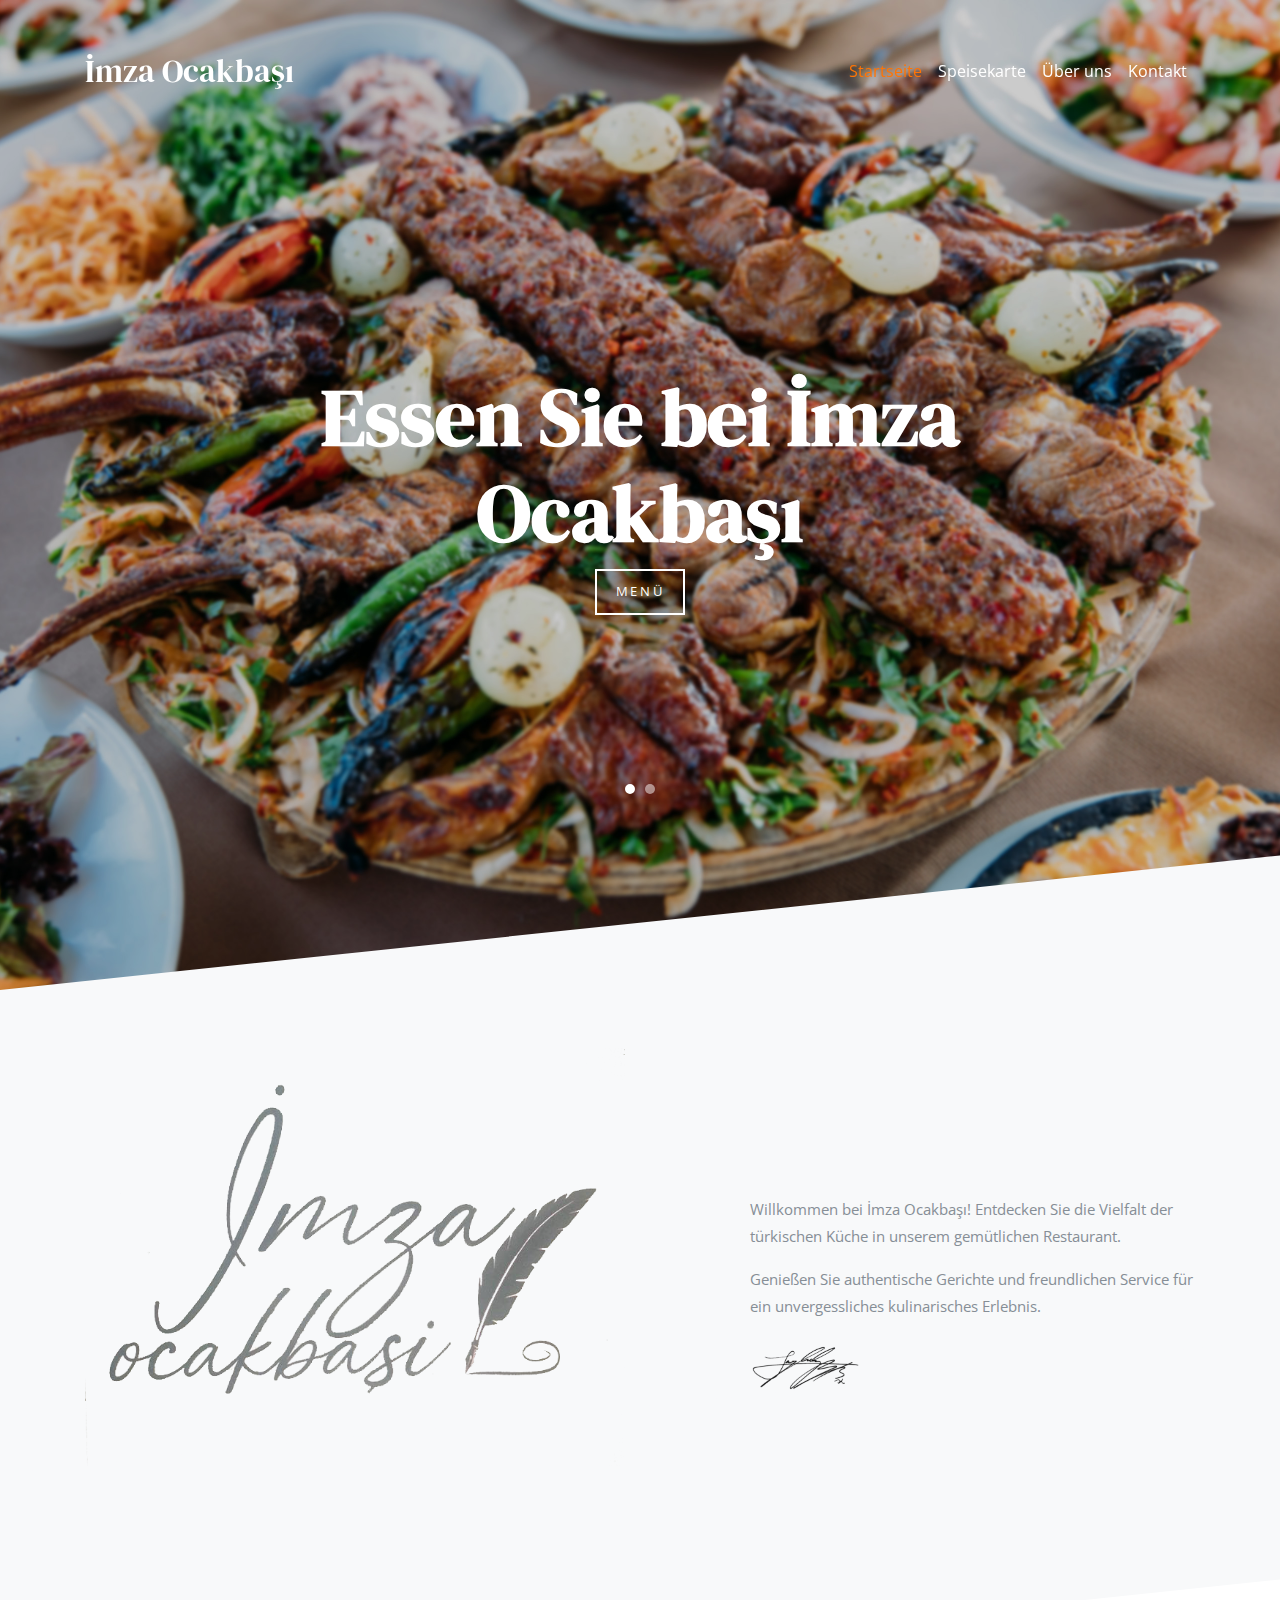
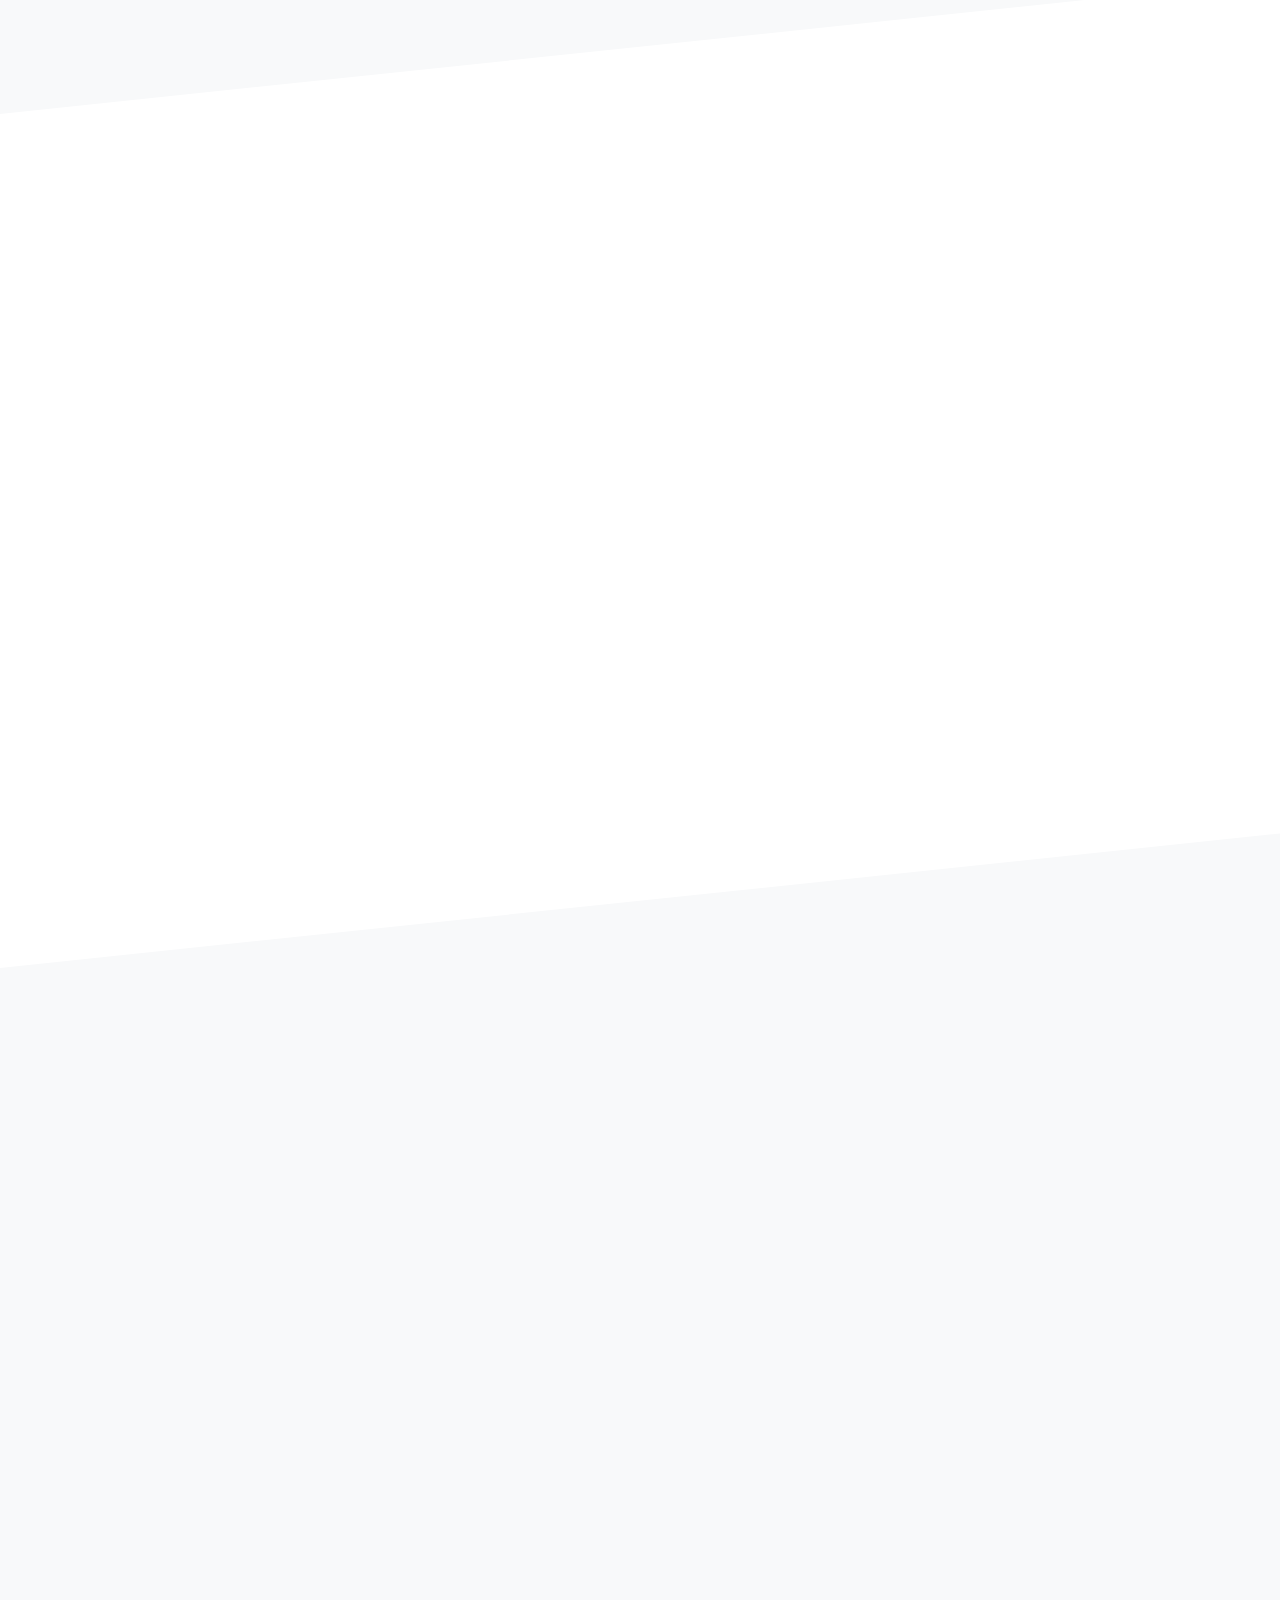
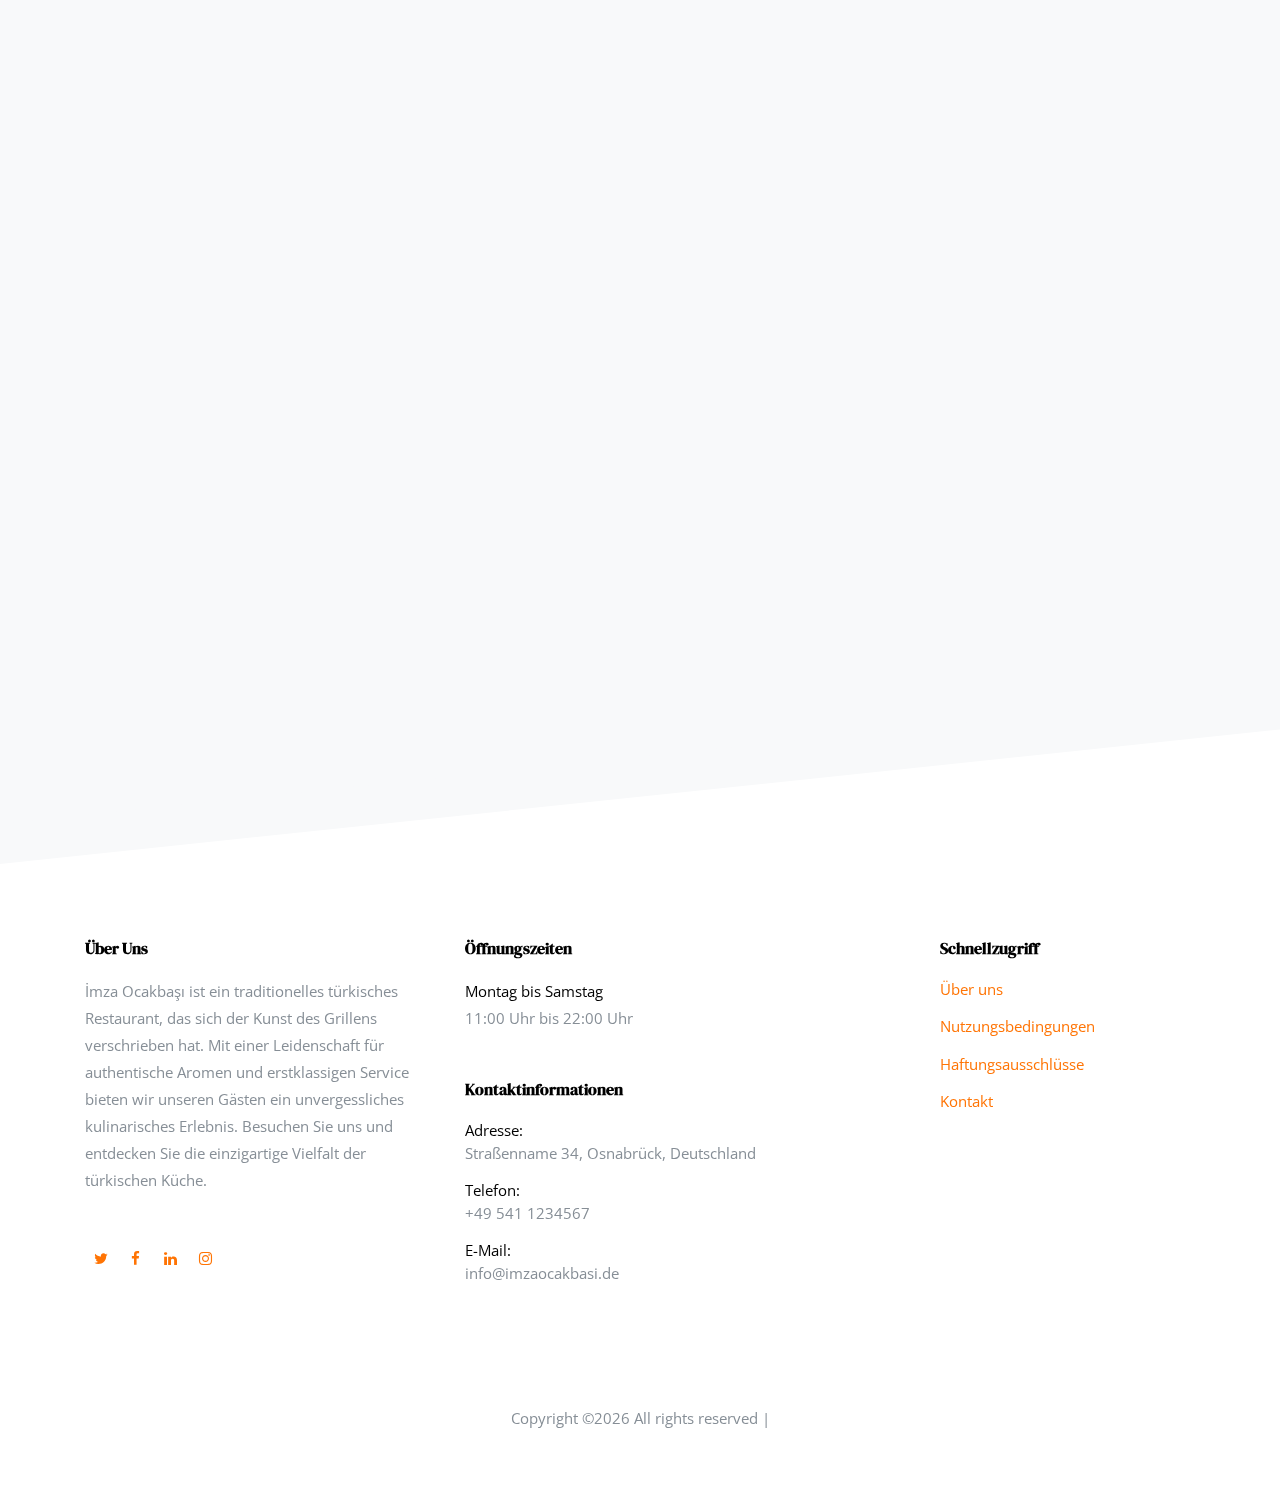
<file: index.html>
<!DOCTYPE html>
<html lang="en">
  <head>
    <title>İmza Ocakbaşı &mdash; Die Kunst des Genießens</title>
    <meta charset="utf-8">
    <meta name="viewport" content="width=device-width, initial-scale=1, shrink-to-fit=no">

    <link href="https://fonts.googleapis.com/css?family=Open+Sans:300,400,700,800|DM+Serif+Display:400,400i&display=swap" rel="stylesheet">

    <link rel="shortcut icon" href="ftco-32x32.png">

    <link href="https://fonts.googleapis.com/css?family=Open+Sans:300,400,700,800" rel="stylesheet">

    <link rel="stylesheet" href="css/bootstrap.css">
    <link rel="stylesheet" href="css/animate.css">
    <link rel="stylesheet" href="css/owl.carousel.min.css">
    <link rel="stylesheet" href="css/aos.css">

    <link rel="stylesheet" href="css/magnific-popup.css">


    <link rel="stylesheet" href="fonts/ionicons/css/ionicons.min.css">
    <link rel="stylesheet" href="fonts/fontawesome/css/font-awesome.min.css">
    <link rel="stylesheet" href="fonts/flaticon/font/flaticon.css">

    <!-- Theme Style -->
    <link rel="stylesheet" href="css/style.css">
    <link rel="stylesheet" href="css/custom.css">
  </head>
  <body>
    
    <header role="banner">
      <nav class="navbar navbar-expand-md navbar-dark bg-dark">
        <div class="container">
          <a class="navbar-brand" href="index.html">İmza Ocakbaşı</a>
          <button class="navbar-toggler" type="button" data-toggle="collapse" data-target="#navbarsExample05" aria-controls="navbarsExample05" aria-expanded="false" aria-label="Toggle navigation">
            <span class="navbar-toggler-icon"></span>
          </button>

          <div class="collapse navbar-collapse" id="navbarsExample05">
            <ul class="navbar-nav ml-auto pl-lg-5 pl-0">
              <li class="nav-item">
                <a class="nav-link active" href="index.html">Startseite</a>
              </li>
              <li class="nav-item">
                <a class="nav-link" href="recipes.html">Speisekarte</a>
              </li>
              <li class="nav-item">
                <a class="nav-link" href="about.html">Über uns</a>
              </li>
              <li class="nav-item">
                <a class="nav-link" href="contact.html">Kontakt</a>
              </li>
            </ul>
          </div>
        </div>
      </nav>
    </header>
    <!-- END header -->
    
    <div class="slider-wrap">
      <section class="home-slider owl-carousel">


        <div class="slider-item" style="background-image: url('img/hero_1.jpg');">
          <div class="container">
            <div class="row slider-text align-items-center justify-content-center">
              <div class="col-md-8 text-center col-sm-12 ">
                <h1 data-aos="fade-up mb-5">Essen Sie bei İmza Ocakbaşı</h1>
                <p data-aos="fade-up" data-aos-delay="200"><a href="#" class="btn btn-white btn-outline-white">Menü</a></p>
              </div>
            </div>
          </div>
        </div>

        <div class="slider-item" style="background-image: url('img/hero_2.jpg');">
          <div class="container">
            <div class="row slider-text align-items-center justify-content-center">
              <div class="col-md-8 text-center col-sm-12 ">
                <h1 data-aos="fade-up mb-5">Genießen Sie köstliche Speisen bei İmza Ocakbaşı</h1>
                <p data-aos="fade-up" data-aos-delay="200"><a href="#" class="btn btn-white btn-outline-white">Menü</a></p>
              </div>
            </div>
          </div>
        </div>

      </section>
    <!-- END slider -->
    </div> 
    

    <section class="section bg-light py-5  bottom-slant-gray">
      <div class="container">
        <div class="row align-items-center">

          <div class="col-lg-6">
            <img src="img/logo_imzaocakbasi.png" alt="Image" class="img-fluid">
          </div>
          <div class="col-lg-5 ml-auto">
            <div class="text-left heading-wrap">
              <h2 data-aos="fade-up">Das Restaurant</h2>
            </div>
            <!-- <h3 class="mb-4">Welcome To Our Restaurant</h3> -->
            <p>Willkommen bei İmza Ocakbaşı! Entdecken Sie die Vielfalt der türkischen Küche in unserem gemütlichen Restaurant.</p>
            <p>Genießen Sie authentische Gerichte und freundlichen Service für ein unvergessliches kulinarisches Erlebnis.</p>
            <p><img src="img/signature.png" alt="Image" class="img-fluid w-25"></p>
          </div>
          
        </div>
      </div>
    </section>
    

    <section class="section pb-0">
      <div class="container">
        <div class="row mb-5 justify-content-center" data-aos="fade">
            <div class="col-md-7 text-center heading-wrap">
              <h2 data-aos="fade-up">Günstige Lage in Osnabrück</h2>
              <p data-aos="fade-up" data-aos-delay="100">Das Restaurant befindet sich im belebten Zentrum von Osnabrück und bietet sowohl Einheimischen als auch Besuchern eine günstige Lage.</p>
            </div>
          </div>
        <div class="row align-items-center">
          <div class="col-lg-4">
            <img src="img/dishes_1.jpg" alt="Image" class="img-fluid about_img_1" data-aos="fade" data-aos-delay="200">
          </div>
          <div class="col-lg-4">
            <img src="img/about_1.jpg" alt="Image" class="img-fluid about_img_1" data-aos="fade" data-aos-delay="200">
          </div>
          <div class="col-lg-4">
            <img src="img/dishes_3.jpg" alt="Image" class="img-fluid about_img_1" data-aos="fade" data-aos-delay="500">
          </div>
        </div>
      </div>
    </section>

    

    <section class="section bg-light  top-slant-white bottom-slant-gray" style="z-index: 0">
      <div class="clearfix mb-5 pb-5">
        <div class="container-fluid">
          <div class="row" data-aos="fade">
            <div class="col-md-12 text-center heading-wrap">
              <h2>Unsere Speisekarte</h2>
            </div>
            <div class="col-12">
              <div class="row mt-0 mt-md-3 mt-lg-5">
                <div class="mb-4 mb-lg-0 col-md-4 col-lg-3 col-xl-2">
                  <ul class="list-unstyled filterBtnWrapper nav nav-tabs" id="myTab" role="tablist">
                    <li class="nav-item" role="presentation"><button class=" active" id="appetizers_Soups_tab" data-toggle="tab" data-target="#appetizers_Soups" type="button" role="tab" aria-controls="appetizers_Soups" aria-selected="true">Vorspeisen & Suppen</button></li>
                    <li class="nav-item" role="presentation"><button class="" id="mainDishes_tab" data-toggle="tab" data-target="#mainDishes" type="button" role="tab" aria-controls="mainDishes" aria-selected="false">Hauptgerichte</button></li>
                    <li class="nav-item" role="presentation"><button class="" id="meatDishes_tab" data-toggle="tab" data-target="#meatDishes" type="button" role="tab" aria-controls="meatDishes" aria-selected="false">Fleischgerichte</button></li>
                    <li class="nav-item" role="presentation"><button class="" id="vegetarianDishes_tab" data-toggle="tab" data-target="#vegetarianDishes" type="button" role="tab" aria-controls="vegetarianDishes" aria-selected="false">Vegetarische Gerichte</button></li>
                    <li class="nav-item" role="presentation"><button class="" id="pizza_Pide_tab" data-toggle="tab" data-target="#pizza_Pide" type="button" role="tab" aria-controls="pizza_Pide" aria-selected="false"> Pizza & Pide</button></li>
                    <li class="nav-item" role="presentation"><button class="" id="pasta_Casseroles_tab" data-toggle="tab" data-target="#pasta_Casseroles" type="button" role="tab" aria-controls="pasta_Casseroles" aria-selected="false">Pasta & Aufläufe</button></li>
                    <li class="nav-item" role="presentation"><button class="" id="salads_tab" data-toggle="tab" data-target="#salads" type="button" role="tab" aria-controls="salads" aria-selected="false">Salate</button></li>
                    <li class="nav-item" role="presentation"><button class="" id="sidesExtras_tab" data-toggle="tab" data-target="#sidesExtras" type="button" role="tab" aria-controls="sidesExtras" aria-selected="false">Beilagen & Extras</button></li>
                    <li class="nav-item" role="presentation"><button class="" id="desserts_tab" data-toggle="tab" data-target="#desserts" type="button" role="tab" aria-controls="desserts" aria-selected="false">Nachspeisen</button></li>
                    <li class="nav-item" role="presentation"><button class="" id="beverages_tab" data-toggle="tab" data-target="#beverages" type="button" role="tab" aria-controls="beverages" aria-selected="false">Getränke</button></li>
                  </ul>
                </div>
                <div class="col-md-8 col-lg-9 col-xl-10">
                  <div class="tab-content" id="myTabContent">
                    <div class="tab-pane fade show active" id="appetizers_Soups" role="tabpanel" aria-labelledby="appetizers_Soups_tab">
                      <h2 class="text-center">Vorspeisen & Suppen</h2>
                      <div class="row">
                        <!-- Vorspeisen & Suppen -->
                        <div class="col-lg-6 col-xl-4 d-flex mb-4 menu-item-card-wrapper appetizers&Soups">
                          <div class="menu-item-card d-flex flex-column w-100 py-4 px-3 p-lg-4">
                            <div class="card-heading d-flex justify-content-between">
                              <div class="food-name">Pizzabrötchen mit Aioli</div>
                              <div class="food-price">5,00 €</div>
                            </div>
                            <p class="food-description mb-0"> </p>
                          </div>
                        </div>
                        <div class="col-lg-6 col-xl-4 d-flex mb-4 menu-item-card-wrapper appetizers&Soups">
                          <div class="menu-item-card d-flex flex-column w-100 py-4 px-3 p-lg-4">
                            <div class="card-heading d-flex justify-content-between">
                              <div class="food-name">Gefüllte Pizzabrötchen mit</div>
                              <div class="food-price">6,00 €</div>
                            </div>
                            <p class="food-description mb-0">(inkl..Aioli) - Käse</p>
                          </div>
                        </div>
                        <div class="col-lg-6 col-xl-4 d-flex mb-4 menu-item-card-wrapper appetizers&Soups">
                          <div class="menu-item-card d-flex flex-column w-100 py-4 px-3 p-lg-4">
                            <div class="card-heading d-flex justify-content-between">
                              <div class="food-name">Gefüllte Pizzabrötchen mit</div>
                              <div class="food-price">6,50 €</div>
                            </div>
                            <p class="food-description mb-0">(inkl..Aioli) - Formfleisch</p>
                          </div>
                        </div>
                        <div class="col-lg-6 col-xl-4 d-flex mb-4 menu-item-card-wrapper appetizers&Soups">
                          <div class="menu-item-card d-flex flex-column w-100 py-4 px-3 p-lg-4">
                            <div class="card-heading d-flex justify-content-between">
                              <div class="food-name">Gefüllte Pizzabrötchen mit</div>
                              <div class="food-price">6,50 €</div>
                            </div>
                            <p class="food-description mb-0">(inkl..Aioli) - Salami</p>
                          </div>
                        </div>
                        <div class="col-lg-6 col-xl-4 d-flex mb-4 menu-item-card-wrapper appetizers&Soups">
                          <div class="menu-item-card d-flex flex-column w-100 py-4 px-3 p-lg-4">
                            <div class="card-heading d-flex justify-content-between">
                              <div class="food-name">Gefüllte Pizzabrötchen mit</div>
                              <div class="food-price">7,00 €</div>
                            </div>
                            <p class="food-description mb-0">(inkl..Aioli) - Sucuk</p>
                          </div>
                        </div>
                        <div class="col-lg-6 col-xl-4 d-flex mb-4 menu-item-card-wrapper appetizers&Soups">
                          <div class="menu-item-card d-flex flex-column w-100 py-4 px-3 p-lg-4">
                            <div class="card-heading d-flex justify-content-between">
                              <div class="food-name">Gefüllte Pizzabrötchen mit</div>
                              <div class="food-price">7,00 €</div>
                            </div>
                            <p class="food-description mb-0">(inkl..Aioli) - Thunfisch</p>
                          </div>
                        </div>
                        <div class="col-lg-6 col-xl-4 d-flex mb-4 menu-item-card-wrapper appetizers&Soups">
                          <div class="menu-item-card d-flex flex-column w-100 py-4 px-3 p-lg-4">
                            <div class="card-heading d-flex justify-content-between">
                              <div class="food-name">Gefüllte Pizzabrötchen mit</div>
                              <div class="food-price">7,00 €</div>
                            </div>
                            <p class="food-description mb-0">(inkl..Aioli) - Dönerfleisch</p>
                          </div>
                        </div>
                        <div class="col-lg-6 col-xl-4 d-flex mb-4 menu-item-card-wrapper appetizers&Soups">
                          <div class="menu-item-card d-flex flex-column w-100 py-4 px-3 p-lg-4">
                            <div class="card-heading d-flex justify-content-between">
                              <div class="food-name">Antipastiteller</div>
                              <div class="food-price">9,00 €</div>
                            </div>
                            <p class="food-description mb-0"> gebratenes Gemüse mit Hirtenkäse, Rucola & Oliven</p>
                          </div>
                        </div>
                        <div class="col-lg-6 col-xl-4 d-flex mb-4 menu-item-card-wrapper appetizers&Soups">
                          <div class="menu-item-card d-flex flex-column w-100 py-4 px-3 p-lg-4">
                            <div class="card-heading d-flex justify-content-between">
                              <div class="food-name"> Gebratene Pilze</div>
                              <div class="food-price">6,50 €</div>
                            </div>
                            <p class="food-description mb-0"> mit Zwiebeln & Knoblauchsoße</p>
                          </div>
                        </div>
                        <div class="col-lg-6 col-xl-4 d-flex mb-4 menu-item-card-wrapper appetizers&Soups">
                          <div class="menu-item-card d-flex flex-column w-100 py-4 px-3 p-lg-4">
                            <div class="card-heading d-flex justify-content-between">
                              <div class="food-name">Broccoli Teller</div>
                              <div class="food-price">6,50 €</div>
                            </div>
                            <p class="food-description mb-0">gebratener Broccoli mit Joghurt-Knoblauchsoße & Bu9eröl</p>
                          </div>
                        </div>
                        <div class="col-lg-6 col-xl-4 d-flex mb-4 menu-item-card-wrapper appetizers&Soups">
                          <div class="menu-item-card d-flex flex-column w-100 py-4 px-3 p-lg-4">
                            <div class="card-heading d-flex justify-content-between">
                              <div class="food-name">Cig Köfte</div>
                              <div class="food-price">6,50 €</div>
                            </div>
                            <p class="food-description mb-0">mit Eisbergsalat, Zwiebeln, Zitrone & Petersilie</p>
                          </div>
                        </div>
                        <div class="col-lg-6 col-xl-4 d-flex mb-4 menu-item-card-wrapper appetizers&Soups">
                          <div class="menu-item-card d-flex flex-column w-100 py-4 px-3 p-lg-4">
                            <div class="card-heading d-flex justify-content-between">
                              <div class="food-name">Yaprak Sarma</div>
                              <div class="food-price">6,00  €</div>
                            </div>
                            <p class="food-description mb-0">gefüllte Weinblä9er mit Zaziki (8 Stück)</p>
                          </div>
                        </div>
                        <div class="col-lg-6 col-xl-4 d-flex mb-4 menu-item-card-wrapper appetizers&Soups">
                          <div class="menu-item-card d-flex flex-column w-100 py-4 px-3 p-lg-4">
                            <div class="card-heading d-flex justify-content-between">
                              <div class="food-name">Paprika in Kaymak</div>
                              <div class="food-price">6,50 €</div>
                            </div>
                            <p class="food-description mb-0"></p>
                          </div>
                        </div>
                        <div class="col-lg-6 col-xl-4 d-flex mb-4 menu-item-card-wrapper appetizers&Soups">
                          <div class="menu-item-card d-flex flex-column w-100 py-4 px-3 p-lg-4">
                            <div class="card-heading d-flex justify-content-between">
                              <div class="food-name">Mercimek</div>
                              <div class="food-price">5,00 €</div>
                            </div>
                            <p class="food-description mb-0">Linsensuppe</p>
                          </div>
                        </div>
                        <div class="col-lg-6 col-xl-4 d-flex mb-4 menu-item-card-wrapper appetizers&Soups">
                          <div class="menu-item-card d-flex flex-column w-100 py-4 px-3 p-lg-4">
                            <div class="card-heading d-flex justify-content-between">
                              <div class="food-name">Hühnersuppe</div>
                              <div class="food-price">6,00 €</div>
                            </div>
                            <p class="food-description mb-0"></p>
                          </div>
                        </div>
                        <div class="col-lg-6 col-xl-4 d-flex mb-4 menu-item-card-wrapper appetizers&Soups">
                          <div class="menu-item-card d-flex flex-column w-100 py-4 px-3 p-lg-4">
                            <div class="card-heading d-flex justify-content-between">
                              <div class="food-name">Fleischsuppe</div>
                              <div class="food-price">7,00 €</div>
                            </div>
                            <p class="food-description mb-0"></p>
                          </div>
                        </div>
                      </div>
                    </div>
                    <div class="tab-pane fade" id="mainDishes" role="tabpanel" aria-labelledby="mainDishes_tab">
                      <h2 class="text-center">Hauptgerichte</h2>
                      <div class="row">
                        <!-- mainDishes -->
                        <div class="col-lg-6 col-xl-4 d-flex mb-4 menu-item-card-wrapper mainDishes">
                          <div class="menu-item-card d-flex flex-column w-100 py-4 px-3 p-lg-4">
                            <div class="card-heading d-flex justify-content-between">
                              <div class="food-name">Döner Sandwich</div>
                              <div class="food-price">7,00 €</div>
                            </div>
                            <p class="food-description mb-0">mit Fladenbrot,Dönerfleisch,Salat & Soße</p>
                          </div>
                        </div>
                        <div class="col-lg-6 col-xl-4 d-flex mb-4 menu-item-card-wrapper mainDishes">
                          <div class="menu-item-card d-flex flex-column w-100 py-4 px-3 p-lg-4">
                            <div class="card-heading d-flex justify-content-between">
                              <div class="food-name">Yaprak Sandwich</div>
                              <div class="food-price">9,50 €</div>
                            </div>
                            <p class="food-description mb-0">mit Fladenbrot,Steakfleisch,Salat & Soße</p>
                          </div>
                        </div>
                        <div class="col-lg-6 col-xl-4 d-flex mb-4 menu-item-card-wrapper mainDishes">
                          <div class="menu-item-card d-flex flex-column w-100 py-4 px-3 p-lg-4">
                            <div class="card-heading d-flex justify-content-between">
                              <div class="food-name"> SRis Sandwich</div>
                              <div class="food-price">7,00 €</div>
                            </div>
                            <p class="food-description mb-0">mit Fladenbrot, Gefügelwurst,Krautsalat & Soße</p>
                          </div>
                        </div>
                        <div class="col-lg-6 col-xl-4 d-flex mb-4 menu-item-card-wrapper mainDishes">
                          <div class="menu-item-card d-flex flex-column w-100 py-4 px-3 p-lg-4">
                            <div class="card-heading d-flex justify-content-between">
                              <div class="food-name"> SRis Sandwich Spezial</div>
                              <div class="food-price">8,00 €</div>
                            </div>
                            <p class="food-description mb-0">mit Fladenbrot, Gefügelwurst,Pommes Majo & Ketchup</p>
                          </div>
                        </div>
                        <div class="col-lg-6 col-xl-4 d-flex mb-4 menu-item-card-wrapper mainDishes">
                          <div class="menu-item-card d-flex flex-column w-100 py-4 px-3 p-lg-4">
                            <div class="card-heading d-flex justify-content-between">
                              <div class="food-name"> Lahmacun</div>
                              <div class="food-price">6,00 €</div>
                            </div>
                            <p class="food-description mb-0">mit Salat & Soße</p>
                          </div>
                        </div>
                        <div class="col-lg-6 col-xl-4 d-flex mb-4 menu-item-card-wrapper mainDishes">
                          <div class="menu-item-card d-flex flex-column w-100 py-4 px-3 p-lg-4">
                            <div class="card-heading d-flex justify-content-between">
                              <div class="food-name"> Lahmacun Spezial</div>
                              <div class="food-price">8,00 €</div>
                            </div>
                            <p class="food-description mb-0">mit Dönerfleisch,Salat &Soße</p>
                          </div>
                        </div>
                        <div class="col-lg-6 col-xl-4 d-flex mb-4 menu-item-card-wrapper mainDishes">
                          <div class="menu-item-card d-flex flex-column w-100 py-4 px-3 p-lg-4">
                            <div class="card-heading d-flex justify-content-between">
                              <div class="food-name"> Lahmacun Imza</div>
                              <div class="food-price">8,50 €</div>
                            </div>
                            <p class="food-description mb-0">mit Dönerfleisch, Pommes & Hollandaise</p>
                          </div>
                        </div>
                        <div class="col-lg-6 col-xl-4 d-flex mb-4 menu-item-card-wrapper mainDishes">
                          <div class="menu-item-card d-flex flex-column w-100 py-4 px-3 p-lg-4">
                            <div class="card-heading d-flex justify-content-between">
                              <div class="food-name"> Dürum</div>
                              <div class="food-price">7,50 €</div>
                            </div>
                            <p class="food-description mb-0">mit Dönerfleisch,,Salat & Soße</p>
                          </div>
                        </div>
                        <div class="col-lg-6 col-xl-4 d-flex mb-4 menu-item-card-wrapper mainDishes">
                          <div class="menu-item-card d-flex flex-column w-100 py-4 px-3 p-lg-4">
                            <div class="card-heading d-flex justify-content-between">
                              <div class="food-name"> Dürum Imza</div>
                              <div class="food-price">8,00 €</div>
                            </div>
                            <p class="food-description mb-0">mit Dönerfleisch,Pommes & Hollandaise</p>
                          </div>
                        </div>
                        <div class="col-lg-6 col-xl-4 d-flex mb-4 menu-item-card-wrapper mainDishes">
                          <div class="menu-item-card d-flex flex-column w-100 py-4 px-3 p-lg-4">
                            <div class="card-heading d-flex justify-content-between">
                              <div class="food-name">Dönerbox</div>
                              <div class="food-price">6,50 €</div>
                            </div>
                            <p class="food-description mb-0">mit Dönerfleisch,Pommes oder Reis & Soße</p>
                          </div>
                        </div>
                        <div class="col-lg-6 col-xl-4 d-flex mb-4 menu-item-card-wrapper mainDishes">
                          <div class="menu-item-card d-flex flex-column w-100 py-4 px-3 p-lg-4">
                            <div class="card-heading d-flex justify-content-between">
                              <div class="food-name">Dönerteller</div>
                              <div class="food-price">12,00 €</div>
                            </div>
                            <p class="food-description mb-0">mit Dönerfleisch,,Pommes oder Reis,Salat & Soße</p>
                          </div>
                        </div>
                        <div class="col-lg-6 col-xl-4 d-flex mb-4 menu-item-card-wrapper mainDishes">
                          <div class="menu-item-card d-flex flex-column w-100 py-4 px-3 p-lg-4">
                            <div class="card-heading d-flex justify-content-between">
                              <div class="food-name">Yapkrak Teller</div>
                              <div class="food-price">15,00 €</div>
                            </div>
                            <p class="food-description mb-0">mit Steakfleisch, Pommes oder Reis, Salat & Soße</p>
                          </div>
                        </div>
                        <div class="col-lg-6 col-xl-4 d-flex mb-4 menu-item-card-wrapper mainDishes">
                          <div class="menu-item-card d-flex flex-column w-100 py-4 px-3 p-lg-4">
                            <div class="card-heading d-flex justify-content-between">
                              <div class="food-name">Lahmacun Menü</div>
                              <div class="food-price">15,00 €</div>
                            </div>
                            <p class="food-description mb-0">Lahmacun,,Pommes,,Salat & Soße</p>
                          </div>
                        </div>
                      </div>
                    </div>
                    <div class="tab-pane fade" id="meatDishes" role="tabpanel" aria-labelledby="meatDishes_tab">
                      <h2 class="text-center">Fleischgerichte</h2>
                      <div class="row">
                        <!-- meatDishes -->
                        <div class="col-lg-6 col-xl-4 d-flex mb-4 menu-item-card-wrapper meatDishes">
                          <div class="menu-item-card d-flex flex-column w-100 py-4 px-3 p-lg-4">
                            <div class="card-heading d-flex justify-content-between">
                              <div class="food-name">Adana Teller (pikant )</div>
                              <div class="food-price">17,00 €</div>
                            </div>
                            <p class="food-description mb-0">Hackfleischspieß,Salat & Soße</p>
                          </div>
                        </div>
                        <div class="col-lg-6 col-xl-4 d-flex mb-4 menu-item-card-wrapper meatDishes">
                          <div class="menu-item-card d-flex flex-column w-100 py-4 px-3 p-lg-4">
                            <div class="card-heading d-flex justify-content-between">
                              <div class="food-name">Urfa Teller ( mild )</div>
                              <div class="food-price">17,00 €</div>
                            </div>
                            <p class="food-description mb-0">Hackfleischspieß,Salat & Soße</p>
                          </div>
                        </div>
                        <div class="col-lg-6 col-xl-4 d-flex mb-4 menu-item-card-wrapper meatDishes">
                          <div class="menu-item-card d-flex flex-column w-100 py-4 px-3 p-lg-4">
                            <div class="card-heading d-flex justify-content-between">
                              <div class="food-name">Kuzu Si ( Lammspieß Teller )</div>
                              <div class="food-price">18,00 €</div>
                            </div>
                            <p class="food-description mb-0">Lammspieß,,Salat & Soße</p>
                          </div>
                        </div>
                        <div class="col-lg-6 col-xl-4 d-flex mb-4 menu-item-card-wrapper meatDishes">
                          <div class="menu-item-card d-flex flex-column w-100 py-4 px-3 p-lg-4">
                            <div class="card-heading d-flex justify-content-between">
                              <div class="food-name">Lammkotelett Teller</div>
                              <div class="food-price">22,00 €</div>
                            </div>
                            <p class="food-description mb-0">Lammkotelett,Salat & Soße</p>
                          </div>
                        </div>
                        <div class="col-lg-6 col-xl-4 d-flex mb-4 menu-item-card-wrapper meatDishes">
                          <div class="menu-item-card d-flex flex-column w-100 py-4 px-3 p-lg-4">
                            <div class="card-heading d-flex justify-content-between">
                              <div class="food-name">Köfte Teller (Frikadellen )</div>
                              <div class="food-price">17,00 €</div>
                            </div>
                            <p class="food-description mb-0">Köfte,Salat & Soße</p>
                          </div>
                        </div>
                        <div class="col-lg-6 col-xl-4 d-flex mb-4 menu-item-card-wrapper meatDishes">
                          <div class="menu-item-card d-flex flex-column w-100 py-4 px-3 p-lg-4">
                            <div class="card-heading d-flex justify-content-between">
                              <div class="food-name"> Cevapcici Teller</div>
                              <div class="food-price">14,50 €</div>
                            </div>
                            <p class="food-description mb-0">Cevapcici,Salat, Kaymak & Soße (10 Stück)</p>
                          </div>
                        </div>
                        <div class="col-lg-6 col-xl-4 d-flex mb-4 menu-item-card-wrapper meatDishes">
                          <div class="menu-item-card d-flex flex-column w-100 py-4 px-3 p-lg-4">
                            <div class="card-heading d-flex justify-content-between">
                              <div class="food-name"> Sucuk Teller ( Knoblauchwurst )</div>
                              <div class="food-price">15,00 €</div>
                            </div>
                            <p class="food-description mb-0">gegrilllte Sucuk,Salat & Soße</p>
                          </div>
                        </div>
                        <div class="col-lg-6 col-xl-4 d-flex mb-4 menu-item-card-wrapper meatDishes">
                          <div class="menu-item-card d-flex flex-column w-100 py-4 px-3 p-lg-4">
                            <div class="card-heading d-flex justify-content-between">
                              <div class="food-name"> Iskender Teller</div>
                              <div class="food-price">17,00 €</div>
                            </div>
                            <p class="food-description mb-0">geröstetes Brot,Dönerfleisch,Tomatensoße,Naturjoghurt und Bu9eröl</p>
                          </div>
                        </div>
                        <div class="col-lg-6 col-xl-4 d-flex mb-4 menu-item-card-wrapper meatDishes">
                          <div class="menu-item-card d-flex flex-column w-100 py-4 px-3 p-lg-4">
                            <div class="card-heading d-flex justify-content-between">
                              <div class="food-name"> Karisik Izgara ( gemischter Grillteller )</div>
                              <div class="food-price">
                                <ul class="list-unstyled">
                                  <li>1 person 22,00 €</li>
                                  <li>2 person 42,00 €</li>
                                  <li>3 person 63,00 €</li>
                                  <li>4 person 82,00 €</li>
                                </ul>
                              </div>
                            </div>
                            <p class="food-description mb-0">4 verschiedene Fleischsorten,Pommes und Reis,Salat & Soße</p>
                          </div>
                        </div>
                        <div class="col-lg-6 col-xl-4 d-flex mb-4 menu-item-card-wrapper meatDishes">
                          <div class="menu-item-card d-flex flex-column w-100 py-4 px-3 p-lg-4">
                            <div class="card-heading d-flex justify-content-between">
                              <div class="food-name"> Imza Spezial</div>
                              <div class="food-price">
                                <ul class="list-unstyled">
                                  <li>1 person 27,00 €</li>
                                  <li>2 person 52,00 €</li>
                                  <li>3 person 75,00 €</li>
                                  <li>4 person 100,00 €</li>
                                </ul>
                              </div>
                            </div>
                            <p class="food-description mb-0">Lassen Sie sich überraschen</p>
                          </div>
                        </div>
                        <div class="col-lg-6 col-xl-4 d-flex mb-4 menu-item-card-wrapper meatDishes">
                          <div class="menu-item-card d-flex flex-column w-100 py-4 px-3 p-lg-4">
                            <div class="card-heading d-flex justify-content-between">
                              <div class="food-name">Tavuk Spieß</div>
                              <div class="food-price">16,00 €</div>
                            </div>
                            <p class="food-description mb-0">Hähnchenspieß,Pommes oder Reis,Salat & Soße</p>
                          </div>
                        </div>
                        <div class="col-lg-6 col-xl-4 d-flex mb-4 menu-item-card-wrapper meatDishes">
                          <div class="menu-item-card d-flex flex-column w-100 py-4 px-3 p-lg-4">
                            <div class="card-heading d-flex justify-content-between">
                              <div class="food-name">Tavuk Kanat</div>
                              <div class="food-price">16,00 €</div>
                            </div>
                            <p class="food-description mb-0">Hähnchenflügel,Pommes oder Reis,Salat & Soße</p>
                          </div>
                        </div>
                        <div class="col-lg-6 col-xl-4 d-flex mb-4 menu-item-card-wrapper meatDishes">
                          <div class="menu-item-card d-flex flex-column w-100 py-4 px-3 p-lg-4">
                            <div class="card-heading d-flex justify-content-between">
                              <div class="food-name">Tavuk Pirzola</div>
                              <div class="food-price">19,00 €</div>
                            </div>
                            <p class="food-description mb-0">Hähnchenkotele9, Pommes oder Reis,Salat & Soße</p>
                          </div>
                        </div>
                        <div class="col-lg-6 col-xl-4 d-flex mb-4 menu-item-card-wrapper meatDishes">
                          <div class="menu-item-card d-flex flex-column w-100 py-4 px-3 p-lg-4">
                            <div class="card-heading d-flex justify-content-between">
                              <div class="food-name">Karisik Tavuk Izgara</div>
                              <div class="food-price">20,00 €</div>
                            </div>
                            <p class="food-description mb-0">gemischter, Geflügelteller,Pommes oder Reis,Salat & Soße</p>
                          </div>
                        </div>
                        <div class="col-lg-6 col-xl-4 d-flex mb-4 menu-item-card-wrapper meatDishes">
                          <div class="menu-item-card d-flex flex-column w-100 py-4 px-3 p-lg-4">
                            <div class="card-heading d-flex justify-content-between">
                              <div class="food-name">Adana Dürüm (p ikant )</div>
                              <div class="food-price">10,00 €</div>
                            </div>
                            <p class="food-description mb-0">Hackfleischspieß,Salat & Soße</p>
                          </div>
                        </div>
                        <div class="col-lg-6 col-xl-4 d-flex mb-4 menu-item-card-wrapper meatDishes">
                          <div class="menu-item-card d-flex flex-column w-100 py-4 px-3 p-lg-4">
                            <div class="card-heading d-flex justify-content-between">
                              <div class="food-name">Urfa Dürüm ( mild )</div>
                              <div class="food-price">10,00 €</div>
                            </div>
                            <p class="food-description mb-0">Hackfleischspieß,Salat & Soße</p>
                          </div>
                        </div>
                        <div class="col-lg-6 col-xl-4 d-flex mb-4 menu-item-card-wrapper meatDishes">
                          <div class="menu-item-card d-flex flex-column w-100 py-4 px-3 p-lg-4">
                            <div class="card-heading d-flex justify-content-between">
                              <div class="food-name">Tavuk Sis Dürüm</div>
                              <div class="food-price">10,00 €</div>
                            </div>
                            <p class="food-description mb-0">Hähchenspieß,Salat & Soße</p>
                          </div>
                        </div>
                        <div class="col-lg-6 col-xl-4 d-flex mb-4 menu-item-card-wrapper meatDishes">
                          <div class="menu-item-card d-flex flex-column w-100 py-4 px-3 p-lg-4">
                            <div class="card-heading d-flex justify-content-between">
                              <div class="food-name">Sucuk Dürum</div>
                              <div class="food-price">10,00 €</div>
                            </div>
                            <p class="food-description mb-0">Knoblauchwurst,,Salat & Soße</p>
                          </div>
                        </div>
                        <div class="col-lg-6 col-xl-4 d-flex mb-4 menu-item-card-wrapper meatDishes">
                          <div class="menu-item-card d-flex flex-column w-100 py-4 px-3 p-lg-4">
                            <div class="card-heading d-flex justify-content-between">
                              <div class="food-name">Balkan Dürum</div>
                              <div class="food-price">10,00 €</div>
                            </div>
                            <p class="food-description mb-0">Cevapcici,Salat & Soße</p>
                          </div>
                        </div>
                      </div>
                    </div>
                    <div class="tab-pane fade" id="vegetarianDishes" role="tabpanel" aria-labelledby="vegetarianDishes_tab">
                      <h2 class="text-center">Vegetarische Gerichte</h2>
                      <div class="row">
                        <!-- Vegetarian Dishes -->
                        <div class="col-lg-6 col-xl-4 d-flex mb-4 menu-item-card-wrapper vegetarianDishes">
                          <div class="menu-item-card d-flex flex-column w-100 py-4 px-3 p-lg-4">
                            <div class="card-heading d-flex justify-content-between">
                              <div class="food-name">Veggi Sandwich</div>
                              <div class="food-price">5,50 €</div>
                            </div>
                            <p class="food-description mb-0">mit Fladenbrot,Salat,Hirtenkäse & Soße</p>
                          </div>
                        </div>
                        <div class="col-lg-6 col-xl-4 d-flex mb-4 menu-item-card-wrapper vegetarianDishes">
                          <div class="menu-item-card d-flex flex-column w-100 py-4 px-3 p-lg-4">
                            <div class="card-heading d-flex justify-content-between">
                              <div class="food-name">Veggi Sandwich Spezial</div>
                              <div class="food-price">7,00 €</div>
                            </div>
                            <p class="food-description mb-0">mit Fladenbrot, gebratenem Gemüse,Salat,Hirtenkäse & Soße</p>
                          </div>
                        </div>
                        <div class="col-lg-6 col-xl-4 d-flex mb-4 menu-item-card-wrapper vegetarianDishes">
                          <div class="menu-item-card d-flex flex-column w-100 py-4 px-3 p-lg-4">
                            <div class="card-heading d-flex justify-content-between">
                              <div class="food-name">Veggi Dürüm</div>
                              <div class="food-price">6,00 €</div>
                            </div>
                            <p class="food-description mb-0">mit Salat,Hirtenkäse & Soße</p>
                          </div>
                        </div>
                        <div class="col-lg-6 col-xl-4 d-flex mb-4 menu-item-card-wrapper vegetarianDishes">
                          <div class="menu-item-card d-flex flex-column w-100 py-4 px-3 p-lg-4">
                            <div class="card-heading d-flex justify-content-between">
                              <div class="food-name">Veggi Dürum Spezial</div>
                              <div class="food-price">7,50 €</div>
                            </div>
                            <p class="food-description mb-0">mit gebratenem Gemüse,, Salat,, Hirtenkäse & Soße</p>
                          </div>
                        </div>
                        <div class="col-lg-6 col-xl-4 d-flex mb-4 menu-item-card-wrapper vegetarianDishes">
                          <div class="menu-item-card d-flex flex-column w-100 py-4 px-3 p-lg-4">
                            <div class="card-heading d-flex justify-content-between">
                              <div class="food-name">Falafel Sandwich</div>
                              <div class="food-price">6,00 €</div>
                            </div>
                            <p class="food-description mb-0">mit Falafel,Salat,Hirtenkäse & Soße</p>
                          </div>
                        </div>
                        <div class="col-lg-6 col-xl-4 d-flex mb-4 menu-item-card-wrapper vegetarianDishes">
                          <div class="menu-item-card d-flex flex-column w-100 py-4 px-3 p-lg-4">
                            <div class="card-heading d-flex justify-content-between">
                              <div class="food-name">Falafel Dürum</div>
                              <div class="food-price">6,50 €</div>
                            </div>
                            <p class="food-description mb-0">mit Falafel,Salat,Hirtenkäse & Soße</p>
                          </div>
                        </div>
                        <div class="col-lg-6 col-xl-4 d-flex mb-4 menu-item-card-wrapper vegetarianDishes">
                          <div class="menu-item-card d-flex flex-column w-100 py-4 px-3 p-lg-4">
                            <div class="card-heading d-flex justify-content-between">
                              <div class="food-name">Falafel Dürum Spezial</div>
                              <div class="food-price">8,00 €</div>
                            </div>
                            <p class="food-description mb-0">mit Falafel,gebratenem Gemüse,Salat,Hirtenkäse & Soße</p>
                          </div>
                        </div>
                        <div class="col-lg-6 col-xl-4 d-flex mb-4 menu-item-card-wrapper vegetarianDishes">
                          <div class="menu-item-card d-flex flex-column w-100 py-4 px-3 p-lg-4">
                            <div class="card-heading d-flex justify-content-between">
                              <div class="food-name">Falafel Teller</div>
                              <div class="food-price">10,00 €</div>
                            </div>
                            <p class="food-description mb-0">Falafel,Pommes oder Reis,Salat & Soße</p>
                          </div>
                        </div>
                        <div class="col-lg-6 col-xl-4 d-flex mb-4 menu-item-card-wrapper vegetarianDishes">
                          <div class="menu-item-card d-flex flex-column w-100 py-4 px-3 p-lg-4">
                            <div class="card-heading d-flex justify-content-between">
                              <div class="food-name">Falafel Teller Spezial</div>
                              <div class="food-price">12,00 €</div>
                            </div>
                            <p class="food-description mb-0">Falafel,Pommes oder Reis, gebratenem Gemüse,Salat & Soße</p>
                          </div>
                        </div>
                      </div>
                    </div>
                    <div class="tab-pane fade" id="pizza_Pide" role="tabpanel" aria-labelledby="pizza_Pide_tab">
                      <h2 class="text-center">Pizza & Pide</h2>
                      <div class="row">
                        <!-- Pizza & Pide -->
                        <div class="col-lg-6 col-xl-4 d-flex mb-4 menu-item-card-wrapper pizza&Pide">
                          <div class="menu-item-card d-flex flex-column w-100 py-4 px-3 p-lg-4">
                            <div class="card-heading d-flex justify-content-between">
                              <div class="food-name">Magherita</div>
                              <div class="food-price">8,00 €</div>
                            </div>
                            <p class="food-description mb-0">Tomatensoße,Käse & Oregano</p>
                          </div>
                        </div>
                        <div class="col-lg-6 col-xl-4 d-flex mb-4 menu-item-card-wrapper pizza&Pide">
                          <div class="menu-item-card d-flex flex-column w-100 py-4 px-3 p-lg-4">
                            <div class="card-heading d-flex justify-content-between">
                              <div class="food-name">Paprika</div>
                              <div class="food-price">9,00 €</div>
                            </div>
                            <p class="food-description mb-0">Tomatensoße,Paprika,Käse & Oregano</p>
                          </div>
                        </div>
                        <div class="col-lg-6 col-xl-4 d-flex mb-4 menu-item-card-wrapper pizza&Pide">
                          <div class="menu-item-card d-flex flex-column w-100 py-4 px-3 p-lg-4">
                            <div class="card-heading d-flex justify-content-between">
                              <div class="food-name">Pilze</div>
                              <div class="food-price">9,00 €</div>
                            </div>
                            <p class="food-description mb-0">Tomatensoße, frische Pilze,Käse & Oregano</p>
                          </div>
                        </div>
                        <div class="col-lg-6 col-xl-4 d-flex mb-4 menu-item-card-wrapper pizza&Pide">
                          <div class="menu-item-card d-flex flex-column w-100 py-4 px-3 p-lg-4">
                            <div class="card-heading d-flex justify-content-between">
                              <div class="food-name">Salami</div>
                              <div class="food-price">9,50 €</div>
                            </div>
                            <p class="food-description mb-0">Tomatensoße,Salami,Käse & Oregano</p>
                          </div>
                        </div>
                        <div class="col-lg-6 col-xl-4 d-flex mb-4 menu-item-card-wrapper pizza&Pide">
                          <div class="menu-item-card d-flex flex-column w-100 py-4 px-3 p-lg-4">
                            <div class="card-heading d-flex justify-content-between">
                              <div class="food-name">Schinken</div>
                              <div class="food-price">9,50 €</div>
                            </div>
                            <p class="food-description mb-0">Tomatensoße,Formfleisch,Käse & Oregano</p>
                          </div>
                        </div>
                        <div class="col-lg-6 col-xl-4 d-flex mb-4 menu-item-card-wrapper pizza&Pide">
                          <div class="menu-item-card d-flex flex-column w-100 py-4 px-3 p-lg-4">
                            <div class="card-heading d-flex justify-content-between">
                              <div class="food-name">Hawaii</div>
                              <div class="food-price">10,50 €</div>
                            </div>
                            <p class="food-description mb-0">Tomatensoße,Formfleisch,Ananas,Käse & Oregano</p>
                          </div>
                        </div>
                        <div class="col-lg-6 col-xl-4 d-flex mb-4 menu-item-card-wrapper pizza&Pide">
                          <div class="menu-item-card d-flex flex-column w-100 py-4 px-3 p-lg-4">
                            <div class="card-heading d-flex justify-content-between">
                              <div class="food-name">Hawaii Spezial</div>
                              <div class="food-price">11,50 €</div>
                            </div>
                            <p class="food-description mb-0">Tomatensoße,Formfleisch,Ananas,Hollandaise,Käse & Oregano</p>
                          </div>
                        </div>
                        <div class="col-lg-6 col-xl-4 d-flex mb-4 menu-item-card-wrapper pizza&Pide">
                          <div class="menu-item-card d-flex flex-column w-100 py-4 px-3 p-lg-4">
                            <div class="card-heading d-flex justify-content-between">
                              <div class="food-name">Broccoli</div>
                              <div class="food-price">10,50 €</div>
                            </div>
                            <p class="food-description mb-0">Tomatensoße, Formfleisch, Broccoli, Käse & Oregano</p>
                          </div>
                        </div>
                        <div class="col-lg-6 col-xl-4 d-flex mb-4 menu-item-card-wrapper pizza&Pide">
                          <div class="menu-item-card d-flex flex-column w-100 py-4 px-3 p-lg-4">
                            <div class="card-heading d-flex justify-content-between">
                              <div class="food-name">Broccoli Spezial</div>
                              <div class="food-price">11,50 €</div>
                            </div>
                            <p class="food-description mb-0">Tomatensoße, Formfleisch, Broccoli, Hollandaise, Käse & Oregano</p>
                          </div>
                        </div>
                        <div class="col-lg-6 col-xl-4 d-flex mb-4 menu-item-card-wrapper pizza&Pide">
                          <div class="menu-item-card d-flex flex-column w-100 py-4 px-3 p-lg-4">
                            <div class="card-heading d-flex justify-content-between">
                              <div class="food-name">Tonno</div>
                              <div class="food-price">10,00 €</div>
                            </div>
                            <p class="food-description mb-0">Tomatensoße, Thunfisch, Zwiebel, Käse & Oregano</p>
                          </div>
                        </div>
                        <div class="col-lg-6 col-xl-4 d-flex mb-4 menu-item-card-wrapper pizza&Pide">
                          <div class="menu-item-card d-flex flex-column w-100 py-4 px-3 p-lg-4">
                            <div class="card-heading d-flex justify-content-between">
                              <div class="food-name">Tonno Spezial</div>
                              <div class="food-price">10,00 €</div>
                            </div>
                            <p class="food-description mb-0">Tomatensoße, Thunfisch, Hollandaise, Käse & Oregano</p>
                          </div>
                        </div>
                        <div class="col-lg-6 col-xl-4 d-flex mb-4 menu-item-card-wrapper pizza&Pide">
                          <div class="menu-item-card d-flex flex-column w-100 py-4 px-3 p-lg-4">
                            <div class="card-heading d-flex justify-content-between">
                              <div class="food-name">Fru9i di Mare</div>
                              <div class="food-price">12,00 €</div>
                            </div>
                            <p class="food-description mb-0">Tomatensoße, Meeresfrüchte, Käse & Oregano</p>
                          </div>
                        </div>
                        <div class="col-lg-6 col-xl-4 d-flex mb-4 menu-item-card-wrapper pizza&Pide">
                          <div class="menu-item-card d-flex flex-column w-100 py-4 px-3 p-lg-4">
                            <div class="card-heading d-flex justify-content-between">
                              <div class="food-name">Gambere9i</div>
                              <div class="food-price">12,00 €</div>
                            </div>
                            <p class="food-description mb-0">Tomatensoße, Krabben, Käse & Oregano</p>
                          </div>
                        </div>
                        <div class="col-lg-6 col-xl-4 d-flex mb-4 menu-item-card-wrapper pizza&Pide">
                          <div class="menu-item-card d-flex flex-column w-100 py-4 px-3 p-lg-4">
                            <div class="card-heading d-flex justify-content-between">
                              <div class="food-name">Scampi</div>
                              <div class="food-price">15,00 €</div>
                            </div>
                            <p class="food-description mb-0">Tomatensoße, Scampi, Käse & Oregano</p>
                          </div>
                        </div>
                        <div class="col-lg-6 col-xl-4 d-flex mb-4 menu-item-card-wrapper pizza&Pide">
                          <div class="menu-item-card d-flex flex-column w-100 py-4 px-3 p-lg-4">
                            <div class="card-heading d-flex justify-content-between">
                              <div class="food-name">Scampi Spezial</div>
                              <div class="food-price">16,00 €</div>
                            </div>
                            <p class="food-description mb-0">Tomatensoße, Scampi, Gorgonzola, Käse & Oregano</p>
                          </div>
                        </div>
                        <div class="col-lg-6 col-xl-4 d-flex mb-4 menu-item-card-wrapper pizza&Pide">
                          <div class="menu-item-card d-flex flex-column w-100 py-4 px-3 p-lg-4">
                            <div class="card-heading d-flex justify-content-between">
                              <div class="food-name">Lachs</div>
                              <div class="food-price">12,00 €</div>
                            </div>
                            <p class="food-description mb-0">Tomatensoße, Lachs, Bla9spinat, Käse & Oregano</p>
                          </div>
                        </div>
                        <div class="col-lg-6 col-xl-4 d-flex mb-4 menu-item-card-wrapper pizza&Pide">
                          <div class="menu-item-card d-flex flex-column w-100 py-4 px-3 p-lg-4">
                            <div class="card-heading d-flex justify-content-between">
                              <div class="food-name">Sucuk</div>
                              <div class="food-price">10,00 €</div>
                            </div>
                            <p class="food-description mb-0">Tomatensoße, Knoblauchwurst, Käse & Oregano</p>
                          </div>
                        </div>
                        <div class="col-lg-6 col-xl-4 d-flex mb-4 menu-item-card-wrapper pizza&Pide">
                          <div class="menu-item-card d-flex flex-column w-100 py-4 px-3 p-lg-4">
                            <div class="card-heading d-flex justify-content-between">
                              <div class="food-name">Sucuk Spezial</div>
                              <div class="food-price">11,00 €</div>
                            </div>
                            <p class="food-description mb-0">Tomatensoße, Knoblauchwurst, Hollandaise, Zwiebeln, Käse & Oregano </p>
                          </div>
                        </div>
                        <div class="col-lg-6 col-xl-4 d-flex mb-4 menu-item-card-wrapper pizza&Pide">
                          <div class="menu-item-card d-flex flex-column w-100 py-4 px-3 p-lg-4">
                            <div class="card-heading d-flex justify-content-between">
                              <div class="food-name">Döner</div>
                              <div class="food-price">10,00 €</div>
                            </div>
                            <p class="food-description mb-0">Tomatensoße, Dönerfleisch, Kalb oder Hähnchen, Zwiebeln, Käse & Oregano</p>
                          </div>
                        </div>
                        <div class="col-lg-6 col-xl-4 d-flex mb-4 menu-item-card-wrapper pizza&Pide">
                          <div class="menu-item-card d-flex flex-column w-100 py-4 px-3 p-lg-4">
                            <div class="card-heading d-flex justify-content-between">
                              <div class="food-name">Döner Spezial</div>
                              <div class="food-price">11,00 €</div>
                            </div>
                            <p class="food-description mb-0">Tomatensoße, Dönerfleisch, Kalb oder Hähnchen, Zwiebeln, Hollandaise, Käse & Oregano</p>
                          </div>
                        </div>
                        <div class="col-lg-6 col-xl-4 d-flex mb-4 menu-item-card-wrapper pizza&Pide">
                          <div class="menu-item-card d-flex flex-column w-100 py-4 px-3 p-lg-4">
                            <div class="card-heading d-flex justify-content-between">
                              <div class="food-name">Pizza Osna</div>
                              <div class="food-price">12,50 €</div>
                            </div>
                            <p class="food-description mb-0">Tomatensoße, gemischtes Dönerfleisch, nach dem backen mit Krautsalat und Zaziki belegt </p>
                          </div>
                        </div>
                        <div class="col-lg-6 col-xl-4 d-flex mb-4 menu-item-card-wrapper pizza&Pide">
                          <div class="menu-item-card d-flex flex-column w-100 py-4 px-3 p-lg-4">
                            <div class="card-heading d-flex justify-content-between">
                              <div class="food-name">Mirchana</div>
                              <div class="food-price">11,50 €</div>
                            </div>
                            <p class="food-description mb-0">Tomatensoße, Thunfisch, Pilze, Paprika, Zwiebeln, Käse & Oregano </p>
                          </div>
                        </div>
                        <div class="col-lg-6 col-xl-4 d-flex mb-4 menu-item-card-wrapper pizza&Pide">
                          <div class="menu-item-card d-flex flex-column w-100 py-4 px-3 p-lg-4">
                            <div class="card-heading d-flex justify-content-between">
                              <div class="food-name">New York</div>
                              <div class="food-price">12,00 €</div>
                            </div>
                            <p class="food-description mb-0">Tomatensoße, Formfleisch, Pilze, Thunfisch, Zwiebel, Käse & Oregano</p>
                          </div>
                        </div>
                        <div class="col-lg-6 col-xl-4 d-flex mb-4 menu-item-card-wrapper pizza&Pide">
                          <div class="menu-item-card d-flex flex-column w-100 py-4 px-3 p-lg-4">
                            <div class="card-heading d-flex justify-content-between">
                              <div class="food-name">Hähnchen</div>
                              <div class="food-price">10,50 €</div>
                            </div>
                            <p class="food-description mb-0">Tomatensoße, Hähnchenbrustfilet, Zwiebel, Hollandaise, Käse & Oregano</p>
                          </div>
                        </div>
                        <div class="col-lg-6 col-xl-4 d-flex mb-4 menu-item-card-wrapper pizza&Pide">
                          <div class="menu-item-card d-flex flex-column w-100 py-4 px-3 p-lg-4">
                            <div class="card-heading d-flex justify-content-between">
                              <div class="food-name">Hähnchen Curry</div>
                              <div class="food-price">11,00 €</div>
                            </div>
                            <p class="food-description mb-0">Tomatensoße, Hähnchenbrustfilet, Currypulver, Zwiebeln, Käse & Oregano</p>
                          </div>
                        </div>
                        <div class="col-lg-6 col-xl-4 d-flex mb-4 menu-item-card-wrapper pizza&Pide">
                          <div class="menu-item-card d-flex flex-column w-100 py-4 px-3 p-lg-4">
                            <div class="card-heading d-flex justify-content-between">
                              <div class="food-name">MOzarella</div>
                              <div class="food-price">9,50 €</div>
                            </div>
                            <p class="food-description mb-0">Tomatensoße, frische Tomaten, MOzarella, frischer Basilikum</p>
                          </div>
                        </div>
                        <div class="col-lg-6 col-xl-4 d-flex mb-4 menu-item-card-wrapper pizza&Pide">
                          <div class="menu-item-card d-flex flex-column w-100 py-4 px-3 p-lg-4">
                            <div class="card-heading d-flex justify-content-between">
                              <div class="food-name">Pastirma</div>
                              <div class="food-price">12,00 €</div>
                            </div>
                            <p class="food-description mb-0">Tomatensoße, Rinderschinken, Rucola, frische Tomaten & Parmesan</p>
                          </div>
                        </div>
                        <div class="col-lg-6 col-xl-4 d-flex mb-4 menu-item-card-wrapper pizza&Pide">
                          <div class="menu-item-card d-flex flex-column w-100 py-4 px-3 p-lg-4">
                            <div class="card-heading d-flex justify-content-between">
                              <div class="food-name">Vegetaria</div>
                              <div class="food-price">11,00 €</div>
                            </div>
                            <p class="food-description mb-0">Tomatensoße, Broccoli, Pilze, Zwiebeln, Paprika, Mais, Käse & Oregano</p>
                          </div>
                        </div>
                        <div class="col-lg-6 col-xl-4 d-flex mb-4 menu-item-card-wrapper pizza&Pide">
                          <div class="menu-item-card d-flex flex-column w-100 py-4 px-3 p-lg-4">
                            <div class="card-heading d-flex justify-content-between">
                              <div class="food-name">Spinaci</div>
                              <div class="food-price">10,00 €</div>
                            </div>
                            <p class="food-description mb-0">Tomatensoße, Bla9spinat, Spiegelei, Käse & Oregano</p>
                          </div>
                        </div>
                        <div class="col-lg-6 col-xl-4 d-flex mb-4 menu-item-card-wrapper pizza&Pide">
                          <div class="menu-item-card d-flex flex-column w-100 py-4 px-3 p-lg-4">
                            <div class="card-heading d-flex justify-content-between">
                              <div class="food-name">Vier Käse</div>
                              <div class="food-price">11,50 €</div>
                            </div>
                            <p class="food-description mb-0">Tomatensoße, vier Sorten Käse & Oregano</p>
                          </div>
                        </div>
                        <div class="col-lg-6 col-xl-4 d-flex mb-4 menu-item-card-wrapper pizza&Pide">
                          <div class="menu-item-card d-flex flex-column w-100 py-4 px-3 p-lg-4">
                            <div class="card-heading d-flex justify-content-between">
                              <div class="food-name">Calzone</div>
                              <div class="food-price">12,00 €</div>
                            </div>
                            <p class="food-description mb-0">Tomatensoße,Formfleisch, Salami, Thunfisch, Zwiebeln, Hollandaise, Käse & Oregano</p>
                          </div>
                        </div>
                        <div class="col-lg-6 col-xl-4 d-flex mb-4 menu-item-card-wrapper pizza&Pide">
                          <div class="menu-item-card d-flex flex-column w-100 py-4 px-3 p-lg-4">
                            <div class="card-heading d-flex justify-content-between">
                              <div class="food-name">Calzone Döner</div>
                              <div class="food-price">12,00 €</div>
                            </div>
                            <p class="food-description mb-0">Tomatensoße,Dönerfleisch, Kalb oder Hähnchen, Zwiebeln, Hollandaise, Käse & Oregano</p>
                          </div>
                        </div>
                        <div class="col-lg-6 col-xl-4 d-flex mb-4 menu-item-card-wrapper pizza&Pide">
                          <div class="menu-item-card d-flex flex-column w-100 py-4 px-3 p-lg-4">
                            <div class="card-heading d-flex justify-content-between">
                              <div class="food-name">Imza</div>
                              <div class="food-price">12,50 €</div>
                            </div>
                            <p class="food-description mb-0">Lassen Sie sich überraschen</p>
                          </div>
                        </div>
                        <div class="col-lg-6 col-xl-4 d-flex mb-4 menu-item-card-wrapper pizza&Pide">
                          <div class="menu-item-card d-flex flex-column w-100 py-4 px-3 p-lg-4">
                            <div class="card-heading d-flex justify-content-between">
                              <div class="food-name">Käse</div>
                              <div class="food-price">9,00 €</div>
                            </div>
                            <p class="food-description mb-0"></p>
                          </div>
                        </div>
                        <div class="col-lg-6 col-xl-4 d-flex mb-4 menu-item-card-wrapper pizza&Pide">
                          <div class="menu-item-card d-flex flex-column w-100 py-4 px-3 p-lg-4">
                            <div class="card-heading d-flex justify-content-between">
                              <div class="food-name">Hackfleisch</div>
                              <div class="food-price">9,50 €</div>
                            </div>
                            <p class="food-description mb-0"></p>
                          </div>
                        </div>
                        <div class="col-lg-6 col-xl-4 d-flex mb-4 menu-item-card-wrapper pizza&Pide">
                          <div class="menu-item-card d-flex flex-column w-100 py-4 px-3 p-lg-4">
                            <div class="card-heading d-flex justify-content-between">
                              <div class="food-name"> Spinat & Hirtenkäse</div>
                              <div class="food-price">10,00 €</div>
                            </div>
                            <p class="food-description mb-0"></p>
                          </div>
                        </div>
                        <div class="col-lg-6 col-xl-4 d-flex mb-4 menu-item-card-wrapper pizza&Pide">
                          <div class="menu-item-card d-flex flex-column w-100 py-4 px-3 p-lg-4">
                            <div class="card-heading d-flex justify-content-between">
                              <div class="food-name">Sucuk</div>
                              <div class="food-price">10,00 €</div>
                            </div>
                            <p class="food-description mb-0">Knoblauchwurst</p>
                          </div>
                        </div>
                        <div class="col-lg-6 col-xl-4 d-flex mb-4 menu-item-card-wrapper pizza&Pide">
                          <div class="menu-item-card d-flex flex-column w-100 py-4 px-3 p-lg-4">
                            <div class="card-heading d-flex justify-content-between">
                              <div class="food-name">Kusbasi</div>
                              <div class="food-price">11,00 €</div>
                            </div>
                            <p class="food-description mb-0">Lammfleisch,Paprika, Tomaten & Petersilie</p>
                          </div>
                        </div>
                        <div class="col-lg-6 col-xl-4 d-flex mb-4 menu-item-card-wrapper pizza&Pide">
                          <div class="menu-item-card d-flex flex-column w-100 py-4 px-3 p-lg-4">
                            <div class="card-heading d-flex justify-content-between">
                              <div class="food-name">Vegetarisch</div>
                              <div class="food-price">10,50 €</div>
                            </div>
                            <p class="food-description mb-0"></p>
                          </div>
                        </div>
                      </div>
                    </div>
                    <div class="tab-pane fade" id="pasta_Casseroles" role="tabpanel" aria-labelledby="pasta_Casseroles_tab">
                      <h2 class="text-center">Pasta & Aufläufe</h2>
                      <div class="row">
                        <!-- Pasta & Casseroles -->
                        <div class="col-lg-6 col-xl-4 d-flex mb-4 menu-item-card-wrapper pasta&Casseroles">
                          <div class="menu-item-card d-flex flex-column w-100 py-4 px-3 p-lg-4">
                            <div class="card-heading d-flex justify-content-between">
                              <div class="food-name">Spaghe9i Bolognese</div>
                              <div class="food-price">7,50 €</div>
                            </div>
                            <p class="food-description mb-0">mit Fleischsoße</p>
                          </div>
                        </div>
                        <div class="col-lg-6 col-xl-4 d-flex mb-4 menu-item-card-wrapper pasta&Casseroles">
                          <div class="menu-item-card d-flex flex-column w-100 py-4 px-3 p-lg-4">
                            <div class="card-heading d-flex justify-content-between">
                              <div class="food-name">Spaghe9i alla Carbonara</div>
                              <div class="food-price">8,50 €</div>
                            </div>
                            <p class="food-description mb-0">mit Sahnesoße, Formfleisch & Eigelb</p>
                          </div>
                        </div>
                        <div class="col-lg-6 col-xl-4 d-flex mb-4 menu-item-card-wrapper pasta&Casseroles">
                          <div class="menu-item-card d-flex flex-column w-100 py-4 px-3 p-lg-4">
                            <div class="card-heading d-flex justify-content-between">
                              <div class="food-name">Spaghe9i al Forno</div>
                              <div class="food-price">9,50 €</div>
                            </div>
                            <p class="food-description mb-0">mit Fleischsoße, Sahne, Formfleisch, Pilze & Käse überbacken</p>
                          </div>
                        </div>
                        <div class="col-lg-6 col-xl-4 d-flex mb-4 menu-item-card-wrapper pasta&Casseroles">
                          <div class="menu-item-card d-flex flex-column w-100 py-4 px-3 p-lg-4">
                            <div class="card-heading d-flex justify-content-between">
                              <div class="food-name">Spaghe9i alla Scampi</div>
                              <div class="food-price">13,00 €</div>
                            </div>
                            <p class="food-description mb-0">mit Olivenöl, Scampi, frischer Knoblauch & Cherrytomaten</p>
                          </div>
                        </div>
                        <div class="col-lg-6 col-xl-4 d-flex mb-4 menu-item-card-wrapper pasta&Casseroles">
                          <div class="menu-item-card d-flex flex-column w-100 py-4 px-3 p-lg-4">
                            <div class="card-heading d-flex justify-content-between">
                              <div class="food-name">Spaghe9i alla Marinara</div>
                              <div class="food-price">11,50 €</div>
                            </div>
                            <p class="food-description mb-0">mit Tomaten-Sahnesoße, Krabben, Lachs & Knoblauch</p>
                          </div>
                        </div>
                        <div class="col-lg-6 col-xl-4 d-flex mb-4 menu-item-card-wrapper pasta&Casseroles">
                          <div class="menu-item-card d-flex flex-column w-100 py-4 px-3 p-lg-4">
                            <div class="card-heading d-flex justify-content-between">
                              <div class="food-name">Penne Bolognese</div>
                              <div class="food-price">7,50 €</div>
                            </div>
                            <p class="food-description mb-0">mit Fleischsoße</p>
                          </div>
                        </div>
                        <div class="col-lg-6 col-xl-4 d-flex mb-4 menu-item-card-wrapper pasta&Casseroles">
                          <div class="menu-item-card d-flex flex-column w-100 py-4 px-3 p-lg-4">
                            <div class="card-heading d-flex justify-content-between">
                              <div class="food-name">Penne al Forno</div>
                              <div class="food-price">9,50 €</div>
                            </div>
                            <p class="food-description mb-0">mit Fleischsoße, Sahne, Formfleisch, Pilze & Käse überbacken</p>
                          </div>
                        </div>
                        <div class="col-lg-6 col-xl-4 d-flex mb-4 menu-item-card-wrapper pasta&Casseroles">
                          <div class="menu-item-card d-flex flex-column w-100 py-4 px-3 p-lg-4">
                            <div class="card-heading d-flex justify-content-between">
                              <div class="food-name">Penne Vegetaria</div>
                              <div class="food-price">9,50 €</div>
                            </div>
                            <p class="food-description mb-0">mit Sahnesoße, Pilze, Zwiebel, Broccoli & Bla9spinat</p>
                          </div>
                        </div>
                        <div class="col-lg-6 col-xl-4 d-flex mb-4 menu-item-card-wrapper pasta&Casseroles">
                          <div class="menu-item-card d-flex flex-column w-100 py-4 px-3 p-lg-4">
                            <div class="card-heading d-flex justify-content-between">
                              <div class="food-name">Penne Döner</div>
                              <div class="food-price">10,00 €</div>
                            </div>
                            <p class="food-description mb-0">mit Fleischsoße, Sahne, Dönerfleisch, Pilze, milde Peperoni & Käse überbacken</p>
                          </div>
                        </div>
                        <div class="col-lg-6 col-xl-4 d-flex mb-4 menu-item-card-wrapper pasta&Casseroles">
                          <div class="menu-item-card d-flex flex-column w-100 py-4 px-3 p-lg-4">
                            <div class="card-heading d-flex justify-content-between">
                              <div class="food-name">Penne alla Imza</div>
                              <div class="food-price">11,50 €</div>
                            </div>
                            <p class="food-description mb-0">mit Sahnesoße, Hähnchenbrustfilet, Broccoli, Bla9spinat, Pilze, Zwiebeln & milde Peperoni</p>
                          </div>
                        </div>
                        <div class="col-lg-6 col-xl-4 d-flex mb-4 menu-item-card-wrapper pasta&Casseroles">
                          <div class="menu-item-card d-flex flex-column w-100 py-4 px-3 p-lg-4">
                            <div class="card-heading d-flex justify-content-between">
                              <div class="food-name">Penna alla Meyro</div>
                              <div class="food-price">11,00 €</div>
                            </div>
                            <p class="food-description mb-0">mit pikanter Tomaten-Sahne Soße, Hähnchenbrustfilet, Bla9spinat & Zwiebel</p>
                          </div>
                        </div>
                        <div class="col-lg-6 col-xl-4 d-flex mb-4 menu-item-card-wrapper pasta&Casseroles">
                          <div class="menu-item-card d-flex flex-column w-100 py-4 px-3 p-lg-4">
                            <div class="card-heading d-flex justify-content-between">
                              <div class="food-name">Broccoli</div>
                              <div class="food-price">9,50 €</div>
                            </div>
                            <p class="food-description mb-0">Sahnesoße, Kartoffeln, Broccoli & Käse überbacken</p>
                          </div>
                        </div>
                        <div class="col-lg-6 col-xl-4 d-flex mb-4 menu-item-card-wrapper pasta&Casseroles">
                          <div class="menu-item-card d-flex flex-column w-100 py-4 px-3 p-lg-4">
                            <div class="card-heading d-flex justify-content-between">
                              <div class="food-name">Gemüse</div>
                              <div class="food-price">10,00 €</div>
                            </div>
                            <p class="food-description mb-0">Tomaten-Sahnesoße, Broccoli, Karo9en, Blumenkohl, Pilze, Zwiebeln & Käse überbacken</p>
                          </div>
                        </div>
                        <div class="col-lg-6 col-xl-4 d-flex mb-4 menu-item-card-wrapper pasta&Casseroles">
                          <div class="menu-item-card d-flex flex-column w-100 py-4 px-3 p-lg-4">
                            <div class="card-heading d-flex justify-content-between">
                              <div class="food-name">Patlican</div>
                              <div class="food-price">10,00 €</div>
                            </div>
                            <p class="food-description mb-0">Tomaten-Sahnesoße, Aubergine, Pilze, Zwiebeln, Knoblauch & Käse überbacken</p>
                          </div>
                        </div>
                        <div class="col-lg-6 col-xl-4 d-flex mb-4 menu-item-card-wrapper pasta&Casseroles">
                          <div class="menu-item-card d-flex flex-column w-100 py-4 px-3 p-lg-4">
                            <div class="card-heading d-flex justify-content-between">
                              <div class="food-name">Döner</div>
                              <div class="food-price">11,00 €</div>
                            </div>
                            <p class="food-description mb-0">Tomaten-Sahnesoße, Dönerfleisch, Broccoli, milde Peperoni, Hollandaise & Käse überbacken</p>
                          </div>
                        </div>
                        <div class="col-lg-6 col-xl-4 d-flex mb-4 menu-item-card-wrapper pasta&Casseroles">
                          <div class="menu-item-card d-flex flex-column w-100 py-4 px-3 p-lg-4">
                            <div class="card-heading d-flex justify-content-between">
                              <div class="food-name">Hähnchen-Curry</div>
                              <div class="food-price">11,00 €</div>
                            </div>
                            <p class="food-description mb-0">Currysoße, Hähnchenbrustfilet, Mais, Paprika, Pilze, Zwiebeln & Käse überbacken</p>
                          </div>
                        </div>
                      </div>
                    </div>
                    <div class="tab-pane fade" id="salads" role="tabpanel" aria-labelledby="salads_tab">
                      <h2 class="text-center">Salate</h2>
                      <div class="row">
                        <!-- Salate -->
                        <div class="col-lg-6 col-xl-4 d-flex mb-4 menu-item-card-wrapper salads">
                          <div class="menu-item-card d-flex flex-column w-100 py-4 px-3 p-lg-4">
                            <div class="card-heading d-flex justify-content-between">
                              <div class="food-name">Gemischter Salat</div>
                              <div class="food-price">7,00 €</div>
                            </div>
                            <p class="food-description mb-0">Eisbergsalat, Zwiebeln,, Mais, Karo9en, Tomaten, Gurken</p>
                          </div>
                        </div>
                        <div class="col-lg-6 col-xl-4 d-flex mb-4 menu-item-card-wrapper salads">
                          <div class="menu-item-card d-flex flex-column w-100 py-4 px-3 p-lg-4">
                            <div class="card-heading d-flex justify-content-between">
                              <div class="food-name">Tomate -MOzarella</div>
                              <div class="food-price">9,00 €</div>
                            </div>
                            <p class="food-description mb-0">Tomaten, MOzarella & frischer Basilikum</p>
                          </div>
                        </div>
                        <div class="col-lg-6 col-xl-4 d-flex mb-4 menu-item-card-wrapper salads">
                          <div class="menu-item-card d-flex flex-column w-100 py-4 px-3 p-lg-4">
                            <div class="card-heading d-flex justify-content-between">
                              <div class="food-name"> Soave</div>
                              <div class="food-price">11,50 €</div>
                            </div>
                            <p class="food-description mb-0">gemischter Salat, Hähnchenbrustfilet, Broccoli, Pilze & milde Peperoni</p>
                          </div>
                        </div>
                        <div class="col-lg-6 col-xl-4 d-flex mb-4 menu-item-card-wrapper salads">
                          <div class="menu-item-card d-flex flex-column w-100 py-4 px-3 p-lg-4">
                            <div class="card-heading d-flex justify-content-between">
                              <div class="food-name"> Döner</div>
                              <div class="food-price">11,50 €</div>
                            </div>
                            <p class="food-description mb-0">gemischter Salat, Dönerfleisch & milde Peperoni</p>
                          </div>
                        </div>
                        <div class="col-lg-6 col-xl-4 d-flex mb-4 menu-item-card-wrapper salads">
                          <div class="menu-item-card d-flex flex-column w-100 py-4 px-3 p-lg-4">
                            <div class="card-heading d-flex justify-content-between">
                              <div class="food-name"> Italia</div>
                              <div class="food-price">9,50 €</div>
                            </div>
                            <p class="food-description mb-0">gemischter Salat,, Thunfisch, Ei, Käse & Oliven</p>
                          </div>
                        </div>
                        <div class="col-lg-6 col-xl-4 d-flex mb-4 menu-item-card-wrapper salads">
                          <div class="menu-item-card d-flex flex-column w-100 py-4 px-3 p-lg-4">
                            <div class="card-heading d-flex justify-content-between">
                              <div class="food-name"> Schopska</div>
                              <div class="food-price">8,00 €</div>
                            </div>
                            <p class="food-description mb-0">Tomaten, Gurken,, Hirtenkäse & Oliven</p>
                          </div>
                        </div>
                        <div class="col-lg-6 col-xl-4 d-flex mb-4 menu-item-card-wrapper salads">
                          <div class="menu-item-card d-flex flex-column w-100 py-4 px-3 p-lg-4">
                            <div class="card-heading d-flex justify-content-between">
                              <div class="food-name"> Imza</div>
                              <div class="food-price">15,00 €</div>
                            </div>
                            <p class="food-description mb-0">gemischter Salat, Scampi, Hirtenkäse & Oliven</p>
                          </div>
                        </div>
                      </div>
                    </div>
                    <div class="tab-pane fade" id="sidesExtras" role="tabpanel" aria-labelledby="sidesExtras_tab">
                      <h2 class="text-center">Beilagen & Extras</h2>
                      <div class="row">
                        <!-- Beilagen & Extras -->
                        <div class="col-lg-6 col-xl-4 d-flex mb-4 menu-item-card-wrapper sidesExtras">
                          <div class="menu-item-card d-flex flex-column w-100 py-4 px-3 p-lg-4">
                            <div class="card-heading d-flex justify-content-between">
                              <div class="food-name">Hamburger & Pommes</div>
                              <div class="food-price">10,00 €</div>
                            </div>
                            <p class="food-description mb-0">Rindfleisch, Eisbergsalat, Tomaten, Zwiebeln & Tomatenketchup</p>
                          </div>
                        </div>
                        <div class="col-lg-6 col-xl-4 d-flex mb-4 menu-item-card-wrapper sidesExtras">
                          <div class="menu-item-card d-flex flex-column w-100 py-4 px-3 p-lg-4">
                            <div class="card-heading d-flex justify-content-between">
                              <div class="food-name">Cheeseburger & Pommes</div>
                              <div class="food-price">11,00 €</div>
                            </div>
                            <p class="food-description mb-0">Rindfleisch, Eisbergsalat, Tomaten, Zwiebeln, Tomatenketchup & Scheibenkäse</p>
                          </div>
                        </div>
                        <div class="col-lg-6 col-xl-4 d-flex mb-4 menu-item-card-wrapper sidesExtras">
                          <div class="menu-item-card d-flex flex-column w-100 py-4 px-3 p-lg-4">
                            <div class="card-heading d-flex justify-content-between">
                              <div class="food-name">Chickenburger & Pommes</div>
                              <div class="food-price">10,00 €</div>
                            </div>
                            <p class="food-description mb-0">Geflügelpa9y, Eisbergsalat, Tomaten, Zwiebeln & Tomatenketchup</p>
                          </div>
                        </div>
                        <div class="col-lg-6 col-xl-4 d-flex mb-4 menu-item-card-wrapper sidesExtras">
                          <div class="menu-item-card d-flex flex-column w-100 py-4 px-3 p-lg-4">
                            <div class="card-heading d-flex justify-content-between">
                              <div class="food-name">Mantaplatte</div>
                              <div class="food-price">7,50 €</div>
                            </div>
                            <p class="food-description mb-0">Geflügelbratwurst, Pommes, Majo & Ketchup</p>
                          </div>
                        </div>
                        <div class="col-lg-6 col-xl-4 d-flex mb-4 menu-item-card-wrapper sidesExtras">
                          <div class="menu-item-card d-flex flex-column w-100 py-4 px-3 p-lg-4">
                            <div class="card-heading d-flex justify-content-between">
                              <div class="food-name">Currywurst & Pommes</div>
                              <div class="food-price">8,00 €</div>
                            </div>
                            <p class="food-description mb-0">Geflügelbratwurst, Pommes, Curryketchup & Currypulver</p>
                          </div>
                        </div>
                        <div class="col-lg-6 col-xl-4 d-flex mb-4 menu-item-card-wrapper sidesExtras">
                          <div class="menu-item-card d-flex flex-column w-100 py-4 px-3 p-lg-4">
                            <div class="card-heading d-flex justify-content-between">
                              <div class="food-name">Cocuk Teller ( Kinder )</div>
                              <div class="food-price">6,50 €</div>
                            </div>
                            <p class="food-description mb-0">8 Chickennuggets,Pommes,Majo oder Ketchup</p>
                          </div>
                        </div>
                      </div>
                    </div>
                    <div class="tab-pane fade" id="desserts" role="tabpanel" aria-labelledby="desserts_tab">
                      <h2 class="text-center">Nachspeisen</h2>
                      <div class="row">
                        <!-- Nachspeisen -->
                        <div class="col-lg-6 col-xl-4 d-flex mb-4 menu-item-card-wrapper desserts">
                          <div class="menu-item-card d-flex flex-column w-100 py-4 px-3 p-lg-4">
                            <div class="card-heading d-flex justify-content-between">
                              <div class="food-name">Obstteller</div>
                              <div class="food-price">7,00 €</div>
                            </div>
                            <p class="food-description mb-0">Obst der Saison</p>
                          </div>
                        </div>
                        <div class="col-lg-6 col-xl-4 d-flex mb-4 menu-item-card-wrapper desserts">
                          <div class="menu-item-card d-flex flex-column w-100 py-4 px-3 p-lg-4">
                            <div class="card-heading d-flex justify-content-between">
                              <div class="food-name">Baklava mit Vanilleeis</div>
                              <div class="food-price">6,00 €</div>
                            </div>
                            <p class="food-description mb-0"></p>
                          </div>
                        </div>
                        <div class="col-lg-6 col-xl-4 d-flex mb-4 menu-item-card-wrapper desserts">
                          <div class="menu-item-card d-flex flex-column w-100 py-4 px-3 p-lg-4">
                            <div class="card-heading d-flex justify-content-between">
                              <div class="food-name">Künefe</div>
                              <div class="food-price">7,00 €</div>
                            </div>
                            <p class="food-description mb-0"></p>
                          </div>
                        </div>
                        <div class="col-lg-6 col-xl-4 d-flex mb-4 menu-item-card-wrapper desserts">
                          <div class="menu-item-card d-flex flex-column w-100 py-4 px-3 p-lg-4">
                            <div class="card-heading d-flex justify-content-between">
                              <div class="food-name">Sütlac</div>
                              <div class="food-price">4,00 €</div>
                            </div>
                            <p class="food-description mb-0">Milchreis</p>
                          </div>
                        </div>
                        <div class="col-lg-6 col-xl-4 d-flex mb-4 menu-item-card-wrapper desserts">
                          <div class="menu-item-card d-flex flex-column w-100 py-4 px-3 p-lg-4">
                            <div class="card-heading d-flex justify-content-between">
                              <div class="food-name">Trilece</div>
                              <div class="food-price">4,00 €</div>
                            </div>
                            <p class="food-description mb-0">Karamell-Kuchen</p>
                          </div>
                        </div>
                        <div class="col-lg-6 col-xl-4 d-flex mb-4 menu-item-card-wrapper desserts">
                          <div class="menu-item-card d-flex flex-column w-100 py-4 px-3 p-lg-4">
                            <div class="card-heading d-flex justify-content-between">
                              <div class="food-name">San Sebastian Cheesecake</div>
                              <div class="food-price">7,50 €</div>
                            </div>
                            <p class="food-description mb-0">1 Stück Käsekuchen mit SchokRoße</p>
                          </div>
                        </div>
                        <div class="col-lg-6 col-xl-4 d-flex mb-4 menu-item-card-wrapper desserts">
                          <div class="menu-item-card d-flex flex-column w-100 py-4 px-3 p-lg-4">
                            <div class="card-heading d-flex justify-content-between">
                              <div class="food-name">Vanilleeis</div>
                              <div class="food-price">1,50 €</div>
                            </div>
                            <p class="food-description mb-0">1 Kugel</p>
                          </div>
                        </div>
                      </div>
                    </div>
                    <div class="tab-pane fade" id="beverages" role="tabpanel" aria-labelledby="beverages_tab">
                      <h2 class="text-center">Getränke</h2>
                      <div class="row">
                        <!-- Getränke -->
                        <div class="col-lg-6 col-xl-4 d-flex mb-4 menu-item-card-wrapper beverages">
                          <div class="menu-item-card d-flex flex-column w-100 py-4 px-3 p-lg-4">
                            <div class="card-heading d-flex justify-content-between">
                              <div class="food-name">Vanilleeis</div>
                              <div class="food-price">
                                <ul class="list-unstyled">
                                  <li>0,25l &nbsp;&nbsp; 3,00 €</li>
                                  <li>0,75l &nbsp;&nbsp; 5,50 €</li>
                                </ul>
                              </div>
                            </div>
                            <p class="food-description mb-0"></p>
                          </div>
                        </div>
                        <div class="col-lg-6 col-xl-4 d-flex mb-4 menu-item-card-wrapper beverages">
                          <div class="menu-item-card d-flex flex-column w-100 py-4 px-3 p-lg-4">
                            <div class="card-heading d-flex justify-content-between">
                              <div class="food-name">Wasser still</div>
                              <div class="food-price">0,25l &nbsp;&nbsp; 3,00 €</div>
                            </div>
                            <p class="food-description mb-0"></p>
                          </div>
                        </div>
                        <div class="col-lg-6 col-xl-4 d-flex mb-4 menu-item-card-wrapper beverages">
                          <div class="menu-item-card d-flex flex-column w-100 py-4 px-3 p-lg-4">
                            <div class="card-heading d-flex justify-content-between">
                              <div class="food-name">Coca Cola</div>
                              <div class="food-price">0,33l &nbsp;&nbsp; 3,00 €</div>
                            </div>
                            <p class="food-description mb-0"></p>
                          </div>
                        </div>
                        <div class="col-lg-6 col-xl-4 d-flex mb-4 menu-item-card-wrapper beverages">
                          <div class="menu-item-card d-flex flex-column w-100 py-4 px-3 p-lg-4">
                            <div class="card-heading d-flex justify-content-between">
                              <div class="food-name">Coca Cola Zero</div>
                              <div class="food-price">0,33l &nbsp;&nbsp; 3,00 €</div>
                            </div>
                            <p class="food-description mb-0"></p>
                          </div>
                        </div>
                        <div class="col-lg-6 col-xl-4 d-flex mb-4 menu-item-card-wrapper beverages">
                          <div class="menu-item-card d-flex flex-column w-100 py-4 px-3 p-lg-4">
                            <div class="card-heading d-flex justify-content-between">
                              <div class="food-name">Mezzo Mix</div>
                              <div class="food-price">0,33l &nbsp;&nbsp; 3,00 €</div>
                            </div>
                            <p class="food-description mb-0"></p>
                          </div>
                        </div>
                        <div class="col-lg-6 col-xl-4 d-flex mb-4 menu-item-card-wrapper beverages">
                          <div class="menu-item-card d-flex flex-column w-100 py-4 px-3 p-lg-4">
                            <div class="card-heading d-flex justify-content-between">
                              <div class="food-name">Fanta</div>
                              <div class="food-price">0,33l &nbsp;&nbsp; 3,00 €</div>
                            </div>
                            <p class="food-description mb-0"></p>
                          </div>
                        </div>
                        <div class="col-lg-6 col-xl-4 d-flex mb-4 menu-item-card-wrapper beverages">
                          <div class="menu-item-card d-flex flex-column w-100 py-4 px-3 p-lg-4">
                            <div class="card-heading d-flex justify-content-between">
                              <div class="food-name">Sprite</div>
                              <div class="food-price">0,33l &nbsp;&nbsp; 3,00 €</div>
                            </div>
                            <p class="food-description mb-0"></p>
                          </div>
                        </div>
                        <div class="col-lg-6 col-xl-4 d-flex mb-4 menu-item-card-wrapper beverages">
                          <div class="menu-item-card d-flex flex-column w-100 py-4 px-3 p-lg-4">
                            <div class="card-heading d-flex justify-content-between">
                              <div class="food-name">Apfelschorle</div>
                              <div class="food-price">0,33l &nbsp;&nbsp; 3,00 €</div>
                            </div>
                            <p class="food-description mb-0"></p>
                          </div>
                        </div>
                        <div class="col-lg-6 col-xl-4 d-flex mb-4 menu-item-card-wrapper beverages">
                          <div class="menu-item-card d-flex flex-column w-100 py-4 px-3 p-lg-4">
                            <div class="card-heading d-flex justify-content-between">
                              <div class="food-name">Uludag</div>
                              <div class="food-price">0,33l &nbsp;&nbsp; 3,00 €</div>
                            </div>
                            <p class="food-description mb-0"></p>
                          </div>
                        </div>
                        <div class="col-lg-6 col-xl-4 d-flex mb-4 menu-item-card-wrapper beverages">
                          <div class="menu-item-card d-flex flex-column w-100 py-4 px-3 p-lg-4">
                            <div class="card-heading d-flex justify-content-between">
                              <div class="food-name">Fanta Exotic</div>
                              <div class="food-price">0,33l &nbsp;&nbsp; 3,00 €</div>
                            </div>
                            <p class="food-description mb-0"></p>
                          </div>
                        </div>
                        <div class="col-lg-6 col-xl-4 d-flex mb-4 menu-item-card-wrapper beverages">
                          <div class="menu-item-card d-flex flex-column w-100 py-4 px-3 p-lg-4">
                            <div class="card-heading d-flex justify-content-between">
                              <div class="food-name">Eistee Pfirsich/Zitrone</div>
                              <div class="food-price">0,33l &nbsp;&nbsp; 3,00 €</div>
                            </div>
                            <p class="food-description mb-0"></p>
                          </div>
                        </div>
                        <div class="col-lg-6 col-xl-4 d-flex mb-4 menu-item-card-wrapper beverages">
                          <div class="menu-item-card d-flex flex-column w-100 py-4 px-3 p-lg-4">
                            <div class="card-heading d-flex justify-content-between">
                              <div class="food-name">Ayran</div>
                              <div class="food-price">0,25l &nbsp;&nbsp; 2,00 €</div>
                            </div>
                            <p class="food-description mb-0"></p>
                          </div>
                        </div>
                        <div class="col-lg-6 col-xl-4 d-flex mb-4 menu-item-card-wrapper beverages">
                          <div class="menu-item-card d-flex flex-column w-100 py-4 px-3 p-lg-4">
                            <div class="card-heading d-flex justify-content-between">
                              <div class="food-name">Frischer Ayran</div>
                              <div class="food-price">3,00 €</div>
                            </div>
                            <p class="food-description mb-0"></p>
                          </div>
                        </div>
                        <div class="col-lg-6 col-xl-4 d-flex mb-4 menu-item-card-wrapper beverages">
                          <div class="menu-item-card d-flex flex-column w-100 py-4 px-3 p-lg-4">
                            <div class="card-heading d-flex justify-content-between">
                              <div class="food-name">Orangina</div>
                              <div class="food-price">0,25l &nbsp;&nbsp; 3,00 €</div>
                            </div>
                            <p class="food-description mb-0"></p>
                          </div>
                        </div>
                        <div class="col-lg-6 col-xl-4 d-flex mb-4 menu-item-card-wrapper beverages">
                          <div class="menu-item-card d-flex flex-column w-100 py-4 px-3 p-lg-4">
                            <div class="card-heading d-flex justify-content-between">
                              <div class="food-name">Frisch gepresster Orangensaft</div>
                              <div class="food-price">0,25l &nbsp;&nbsp; 4,00 €</div>
                            </div>
                            <p class="food-description mb-0"></p>
                          </div>
                        </div>
                        <div class="col-lg-6 col-xl-4 d-flex mb-4 menu-item-card-wrapper beverages">
                          <div class="menu-item-card d-flex flex-column w-100 py-4 px-3 p-lg-4">
                            <div class="card-heading d-flex justify-content-between">
                              <div class="food-name">Apfelsaft</div>
                              <div class="food-price">0,25l &nbsp;&nbsp; 3,00 €</div>
                            </div>
                            <p class="food-description mb-0"></p>
                          </div>
                        </div>
                        <div class="col-lg-6 col-xl-4 d-flex mb-4 menu-item-card-wrapper beverages">
                          <div class="menu-item-card d-flex flex-column w-100 py-4 px-3 p-lg-4">
                            <div class="card-heading d-flex justify-content-between">
                              <div class="food-name">Apfelsaft</div>
                              <div class="food-price">0,33l &nbsp;&nbsp; 4,00 €</div>
                            </div>
                            <p class="food-description mb-0"></p>
                          </div>
                        </div>
                        <div class="col-lg-6 col-xl-4 d-flex mb-4 menu-item-card-wrapper beverages">
                          <div class="menu-item-card d-flex flex-column w-100 py-4 px-3 p-lg-4">
                            <div class="card-heading d-flex justify-content-between">
                              <div class="food-name">Kaffee</div>
                              <div class="food-price"> 2,50 €</div>
                            </div>
                            <p class="food-description mb-0"></p>
                          </div>
                        </div>
                        <div class="col-lg-6 col-xl-4 d-flex mb-4 menu-item-card-wrapper beverages">
                          <div class="menu-item-card d-flex flex-column w-100 py-4 px-3 p-lg-4">
                            <div class="card-heading d-flex justify-content-between">
                              <div class="food-name">Cappuccino</div>
                              <div class="food-price"> 3,50 €</div>
                            </div>
                            <p class="food-description mb-0"></p>
                          </div>
                        </div>
                        <div class="col-lg-6 col-xl-4 d-flex mb-4 menu-item-card-wrapper beverages">
                          <div class="menu-item-card d-flex flex-column w-100 py-4 px-3 p-lg-4">
                            <div class="card-heading d-flex justify-content-between">
                              <div class="food-name">Espresso</div>
                              <div class="food-price"> 2,50 €</div>
                            </div>
                            <p class="food-description mb-0"></p>
                          </div>
                        </div>
                        <div class="col-lg-6 col-xl-4 d-flex mb-4 menu-item-card-wrapper beverages">
                          <div class="menu-item-card d-flex flex-column w-100 py-4 px-3 p-lg-4">
                            <div class="card-heading d-flex justify-content-between">
                              <div class="food-name">Espresso Macchiato</div>
                              <div class="food-price"> 3,00 €</div>
                            </div>
                            <p class="food-description mb-0"></p>
                          </div>
                        </div>
                        <div class="col-lg-6 col-xl-4 d-flex mb-4 menu-item-card-wrapper beverages">
                          <div class="menu-item-card d-flex flex-column w-100 py-4 px-3 p-lg-4">
                            <div class="card-heading d-flex justify-content-between">
                              <div class="food-name">La9e Macchiato</div>
                              <div class="food-price"> 3,50 €</div>
                            </div>
                            <p class="food-description mb-0"></p>
                          </div>
                        </div>
                      </div>
                    </div>
                  </div>
                </div>
              </div>
            </div>
          </div>
        </div>
      </div>

      
        

     
    </section> <!-- .section -->

   

   


    <footer class="site-footer" role="contentinfo">
      
      <div class="container">
        <div class="row mb-5">
          <div class="col-md-4 mb-5">
            <h3>Über Uns</h3>
            <p class="mb-5">İmza Ocakbaşı ist ein traditionelles türkisches Restaurant, das sich der Kunst des Grillens verschrieben hat. Mit einer Leidenschaft für authentische Aromen und erstklassigen Service bieten wir unseren Gästen ein unvergessliches kulinarisches Erlebnis. Besuchen Sie uns und entdecken Sie die einzigartige Vielfalt der türkischen Küche.</p>
            <ul class="list-unstyled footer-link d-flex footer-social">
              <li><a href="#" class="p-2"><span class="fa fa-twitter"></span></a></li>
              <li><a href="#" class="p-2"><span class="fa fa-facebook"></span></a></li>
              <li><a href="#" class="p-2"><span class="fa fa-linkedin"></span></a></li>
              <li><a href="#" class="p-2"><span class="fa fa-instagram"></span></a></li>
            </ul>

          </div>
          <div class="col-md-5 mb-5">
            <div class="mb-5">
              <h3>Öffnungszeiten</h3>
              <p><strong class="d-block font-weight-normal text-black">Montag bis Samstag</strong> 11:00 Uhr bis 22:00 Uhr</p>
            </div>
            <div>
              <h3>Kontaktinformationen</h3>
              <ul class="list-unstyled footer-link">
                <li class="d-block">
                  <span class="d-block text-black">Adresse:</span>
                  <span>Straßenname 34, Osnabrück, Deutschland</span></li>
                <li class="d-block"><span class="d-block text-black">Telefon:
                  </span><span>+49 541 1234567</span></li>
                <li class="d-block"><span class="d-block text-black">E-Mail:</span><span>info@imzaocakbasi.de</span></li>
              </ul>
            </div>
          </div>
          <div class="col-md-3 mb-5">
            <h3>Schnellzugriff</h3>
            <ul class="list-unstyled footer-link">
              <li><a href="#">Über uns</a></li>
              <li><a href="#">Nutzungsbedingungen</a></li>
              <li><a href="#">Haftungsausschlüsse</a></li>
              <li><a href="#">Kontakt</a></li>
            </ul>
          </div>
          <div class="col-md-3">
          
          </div>
        </div>
        <div class="row">
          <div class="col-12 text-md-center text-left">
            <p>
            <!-- Link back to Colorlib can't be removed. Template is licensed under CC BY 3.0. -->
            Copyright &copy;<script>document.write(new Date().getFullYear());</script> All rights reserved | </a>
            <!-- Link back to Colorlib can't be removed. Template is licensed under CC BY 3.0. -->

            </p>
          </div>
        </div>
      </div>
    </footer>
    <!-- END footer -->

    <!-- loader -->
    <div id="loader" class="show fullscreen"><svg class="circular" width="48px" height="48px"><circle class="path-bg" cx="24" cy="24" r="22" fill="none" stroke-width="4" stroke="#eeeeee"/><circle class="path" cx="24" cy="24" r="22" fill="none" stroke-width="4" stroke-miterlimit="10" stroke="#cf1d16"/></svg></div>

    <script src="js/jquery-3.2.1.min.js"></script>
    <script src="js/popper.min.js"></script>
    <script src="js/bootstrap.min.js"></script>
    <script src="js/owl.carousel.min.js"></script>
    <script src="js/jquery.waypoints.min.js"></script>
    <script src="js/aos.js"></script>

    <script src="js/jquery.magnific-popup.min.js"></script>
    <script src="js/magnific-popup-options.js"></script>
    

    <script src="js/main.js"></script>
    
  </body>
</html>
</file>
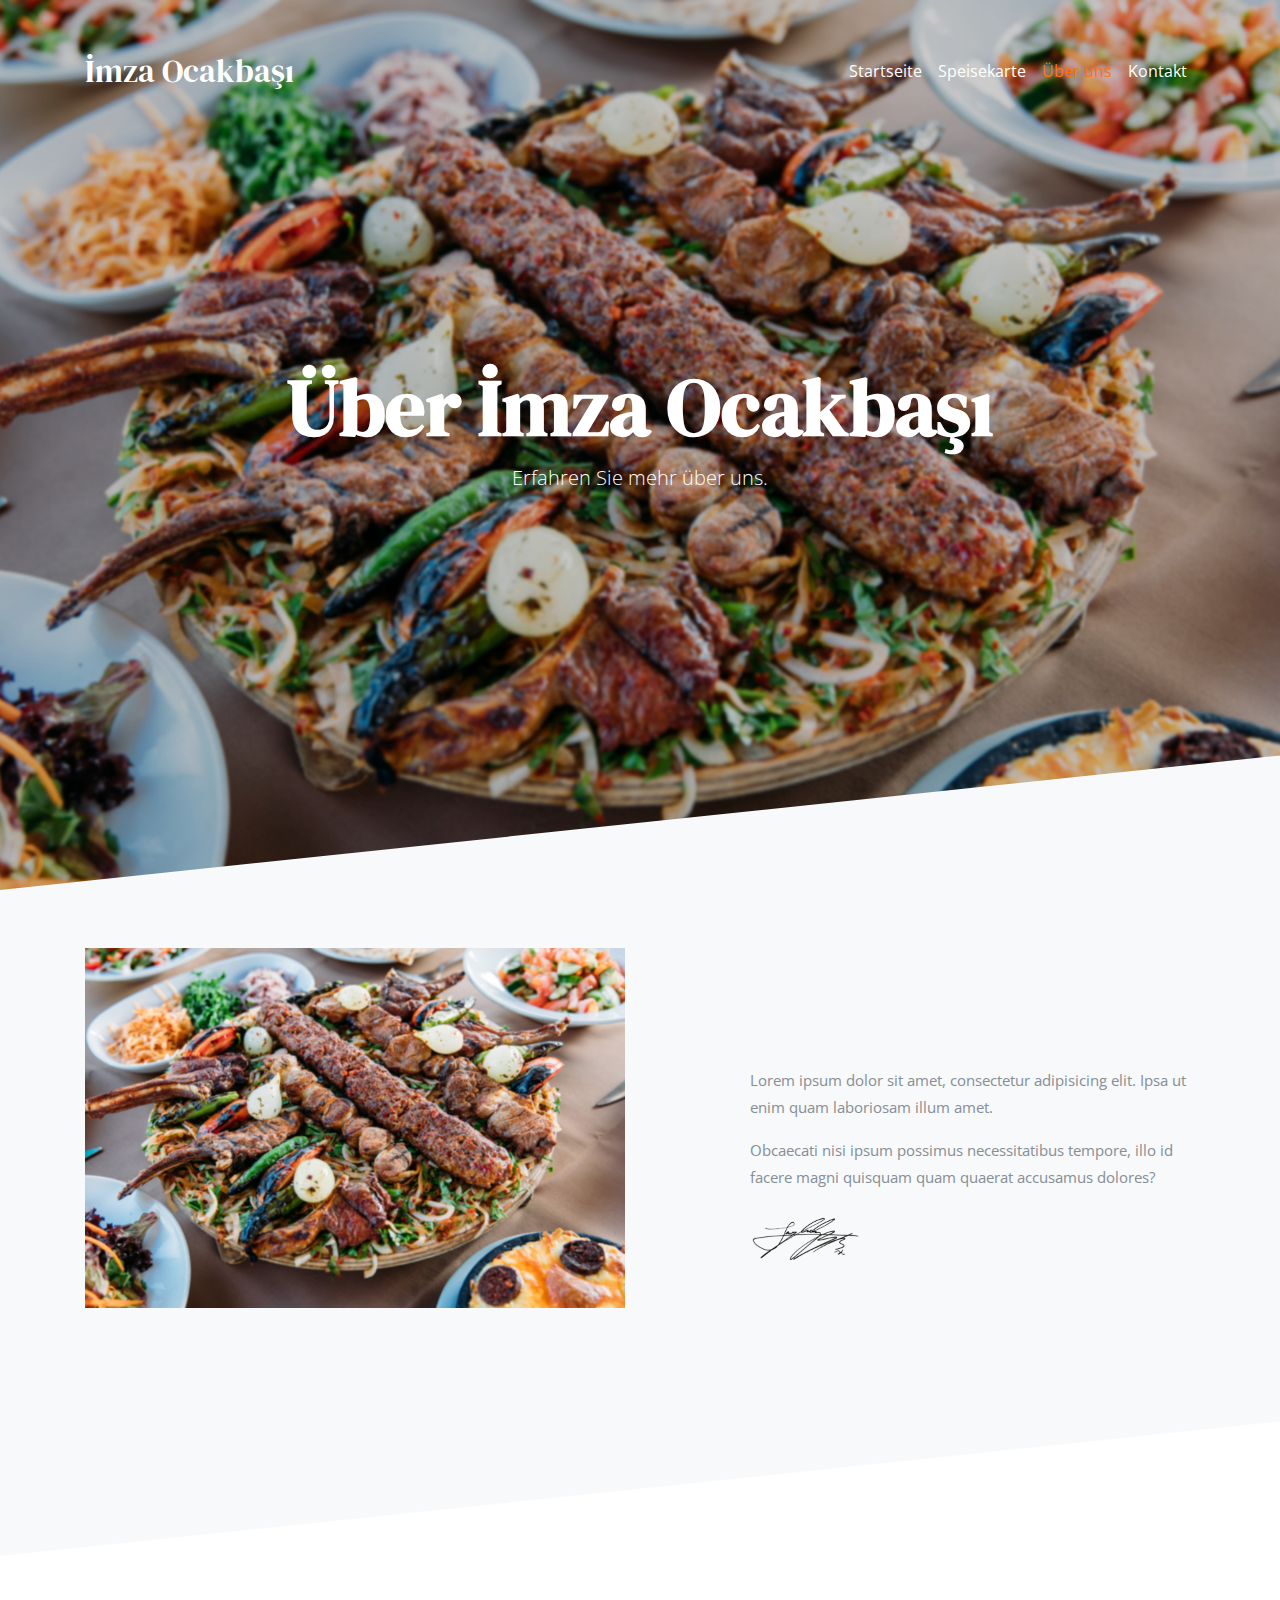
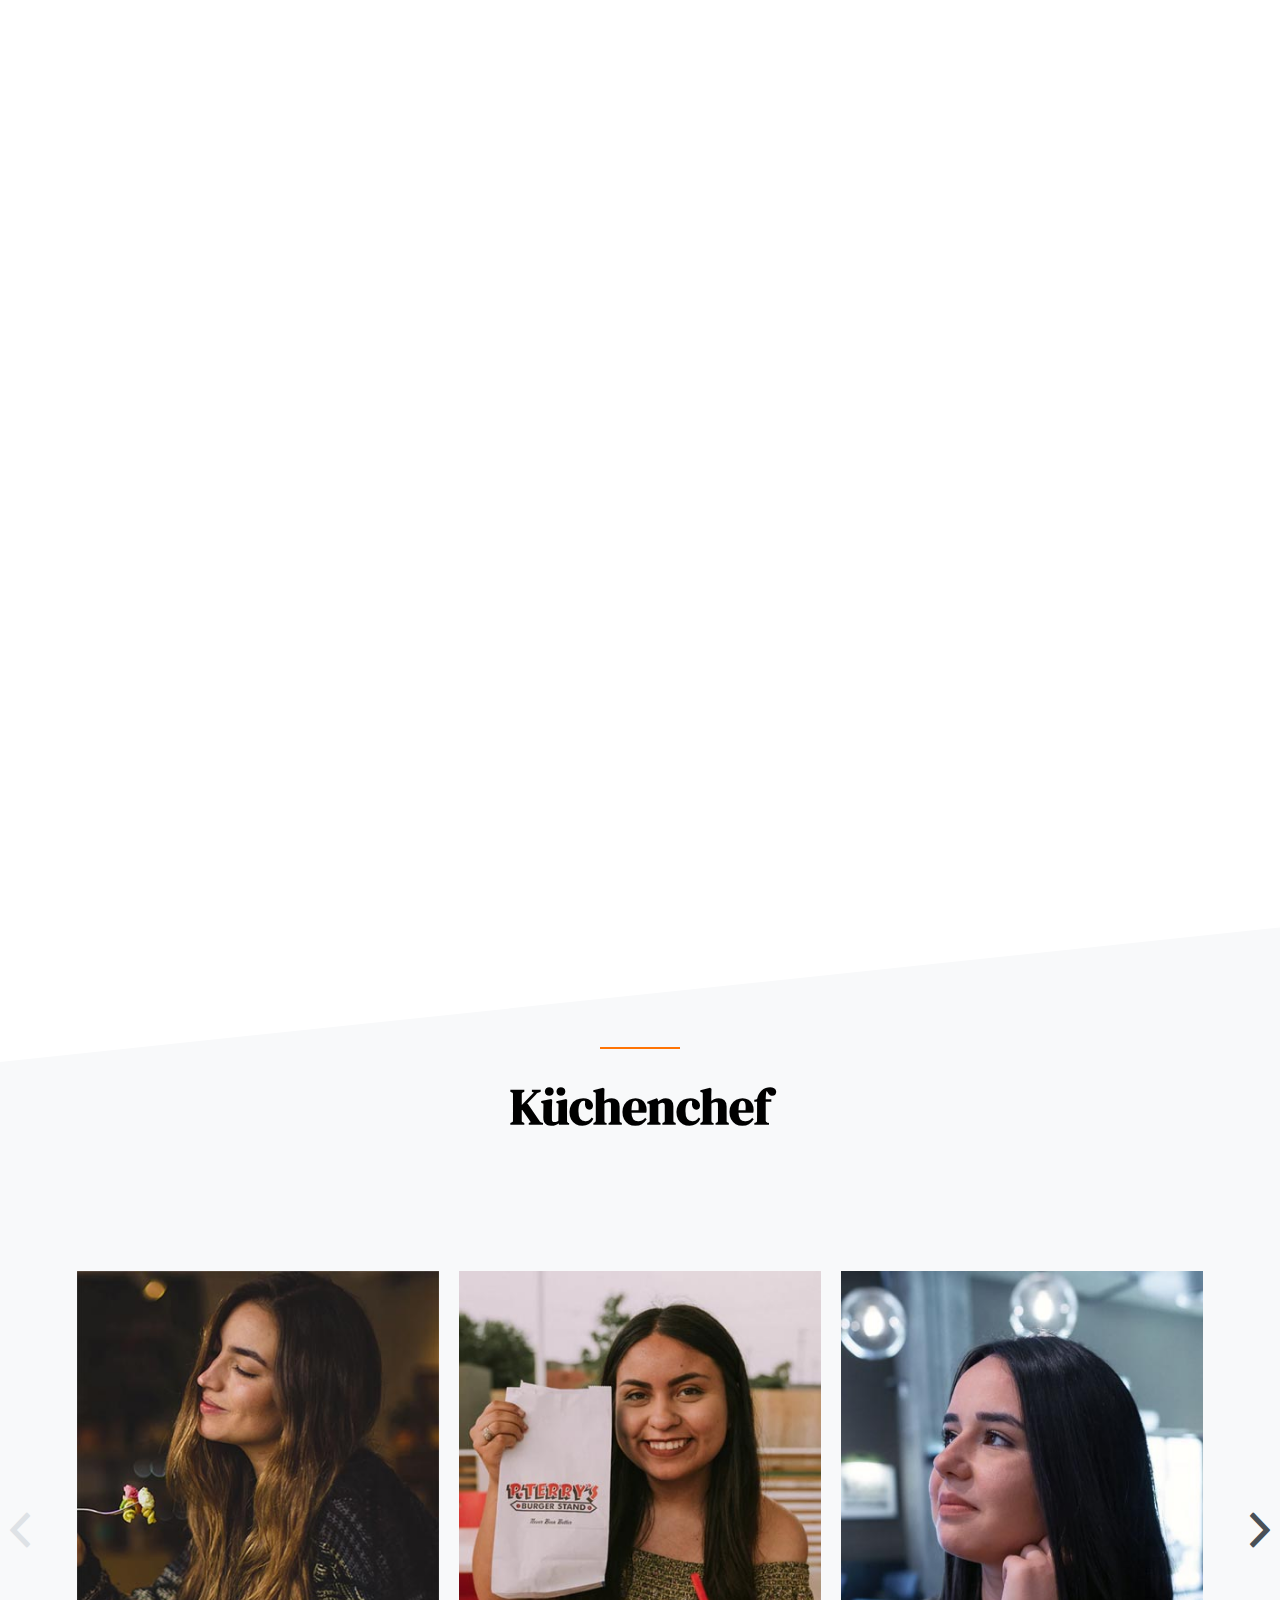
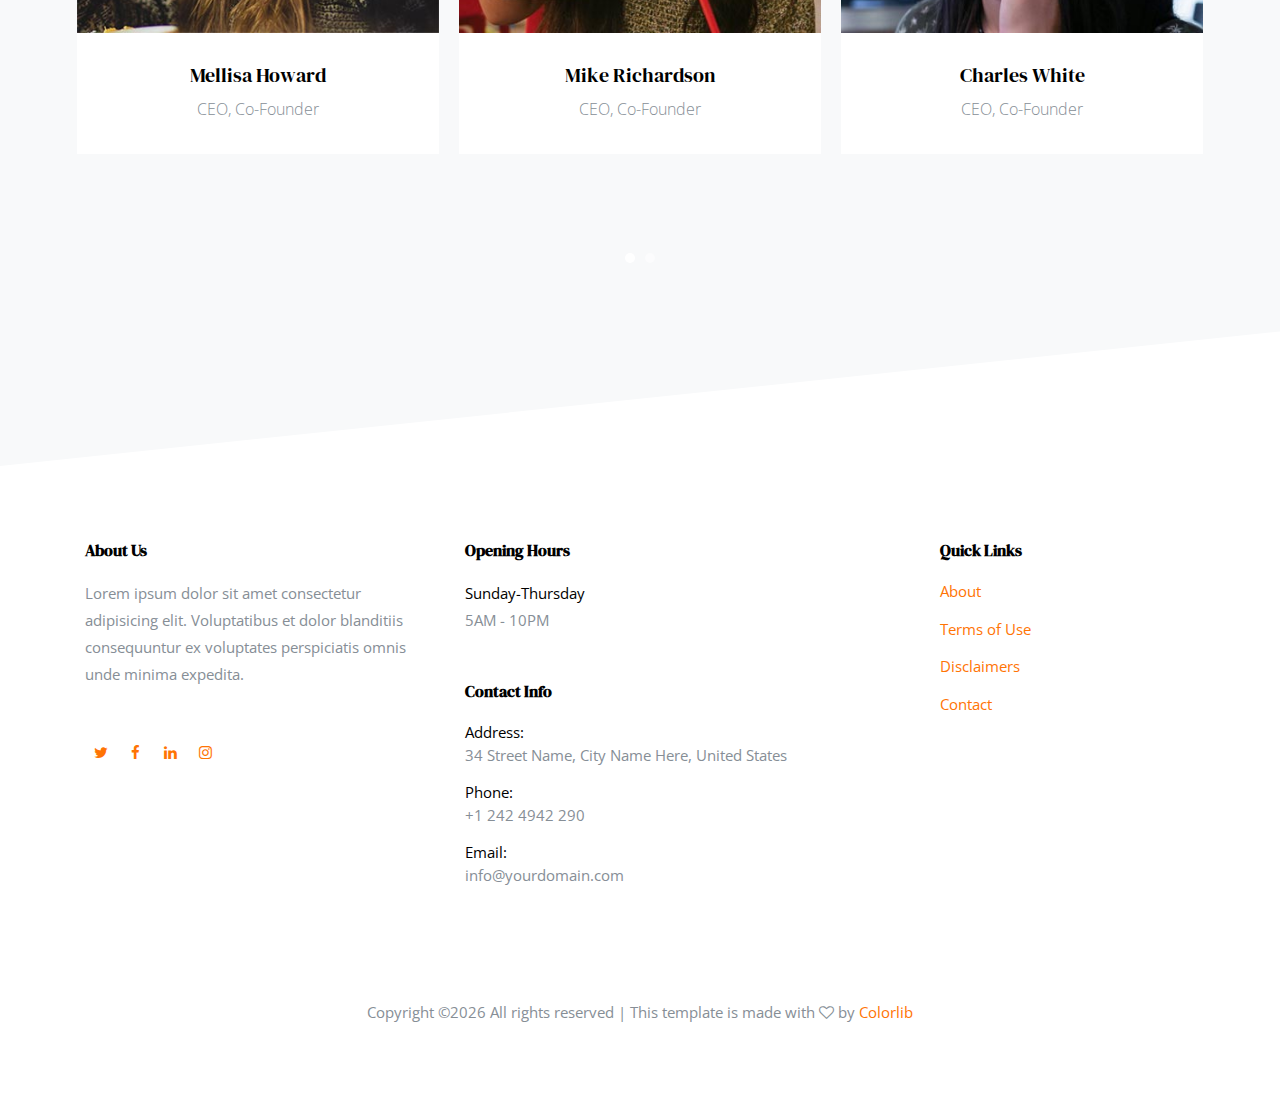
<file: about.html>
<!DOCTYPE html>
<html lang="en">
  <head>
    <title>İmza Ocakbaşı &mdash; Die Kunst des Genießens</title>
    <meta charset="utf-8">
    <meta name="viewport" content="width=device-width, initial-scale=1, shrink-to-fit=no">

    <link href="https://fonts.googleapis.com/css?family=Open+Sans:300,400,700,800|DM+Serif+Display:400,400i&display=swap" rel="stylesheet">

    <link rel="shortcut icon" href="ftco-32x32.png">

    <link href="https://fonts.googleapis.com/css?family=Open+Sans:300,400,700,800" rel="stylesheet">

    <link rel="stylesheet" href="css/bootstrap.css">
    <link rel="stylesheet" href="css/animate.css">
    <link rel="stylesheet" href="css/owl.carousel.min.css">
    <link rel="stylesheet" href="css/aos.css">

    <link rel="stylesheet" href="css/magnific-popup.css">


    <link rel="stylesheet" href="fonts/ionicons/css/ionicons.min.css">
    <link rel="stylesheet" href="fonts/fontawesome/css/font-awesome.min.css">
    <link rel="stylesheet" href="fonts/flaticon/font/flaticon.css">

    <!-- Theme Style -->
    <link rel="stylesheet" href="css/style.css">
  </head>
  <body>
    
    <header role="banner">
      <nav class="navbar navbar-expand-md navbar-dark bg-dark">
        <div class="container">
          <a class="navbar-brand" href="index.html">İmza Ocakbaşı</a>
          <button class="navbar-toggler" type="button" data-toggle="collapse" data-target="#navbarsExample05" aria-controls="navbarsExample05" aria-expanded="false" aria-label="Toggle navigation">
            <span class="navbar-toggler-icon"></span>
          </button>

          <div class="collapse navbar-collapse" id="navbarsExample05">
            <ul class="navbar-nav ml-auto pl-lg-5 pl-0">
              <li class="nav-item">
                <a class="nav-link" href="index.html">Startseite</a>
              </li>
              <li class="nav-item">
                <a class="nav-link" href="recipes.html">Speisekarte</a>
              </li>
              <li class="nav-item">
                <a class="nav-link active" href="about.html">Über uns</a>
              </li>
              <li class="nav-item">
                <a class="nav-link" href="contact.html">Kontakt</a>
              </li>
            </ul>

            
            
          </div>
        </div>
      </nav>
    </header>
    <!-- END header -->
    
    <div class="slider-wrap">
      <div class="slider-item" style="background-image: url('img/hero_1.jpg');">
        
        <div class="container">
          <div class="row slider-text align-items-center justify-content-center">
            <div class="col-md-8 text-center col-sm-12 ">
              <h1 data-aos="fade-up">Über İmza Ocakbaşı</h1>
              <p class="mb-5" data-aos="fade-up" data-aos-delay="100">Erfahren Sie mehr über uns.</p>
            </div>
          </div>
        </div>

      </div>
    <!-- END slider -->
    </div> 
    

    <section class="section bg-light py-5  bottom-slant-gray">
      <div class="container">
        <div class="row align-items-center">

          <div class="col-lg-6">
            <img src="img/hero_1.jpg" alt="Image" class="img-fluid">
          </div>
          <div class="col-lg-5 ml-auto">
            <div class="text-left heading-wrap">
              <h2 data-aos="fade-up">The Restaurant</h2>
            </div>
            <!-- <h3 class="mb-4">Welcome To Our Restaurant</h3> -->
            <p>Lorem ipsum dolor sit amet, consectetur adipisicing elit. Ipsa ut enim quam laboriosam illum amet.</p>
            <p>Obcaecati nisi ipsum possimus necessitatibus tempore, illo id facere magni quisquam quam quaerat accusamus dolores?</p>
            <p><img src="img/signature.png" alt="Image" class="img-fluid w-25"></p>
          </div>
          
        </div>
      </div>
    </section>
    

    <section class="section">
      <div class="container">
        <div class="row mb-5 justify-content-center" data-aos="fade">
            <div class="col-md-7 text-center heading-wrap">
              <h2 data-aos="fade-up">Best &amp; Good</h2>
              <p data-aos="fade-up" data-aos-delay="100">Far far away, behind the word mountains, far from the countries Vokalia and Consonantia, there live the blind texts. Separated they live in Bookmarksgrove right at the coast of the Semantics, a large language ocean.</p>
            </div>
          </div>
        <div class="row align-items-center">
          <div class="col-lg-4">
            <img src="img/dishes_1.jpg" alt="Image" class="img-fluid about_img_1" data-aos="fade" data-aos-delay="200">
          </div>
          <div class="col-lg-4">
            <img src="img/about_1.jpg" alt="Image" class="img-fluid about_img_1" data-aos="fade" data-aos-delay="200">
          </div>
          <div class="col-lg-4">
            <img src="img/dishes_3.jpg" alt="Image" class="img-fluid about_img_1" data-aos="fade" data-aos-delay="500">
          </div>
        </div>
      </div>
    </section>

    <section class="section bg-light top-slant-white">

      <div class="clearfix mb-5 pb-5">
        <div class="container-fluid">
          <div class="row">
            <div class="col-md-12 text-center heading-wrap">
              <h2>Küchenchef</h2>
            </div>
          </div>
        </div>
      </div>
        <div class="container">
          <div class="row">
            <div class="major-caousel js-carousel-1 owl-carousel">
              <div>
                <div class="media d-block media-custom text-center">
                  <a href="adoption-single.html"><img src="img/person_1.jpg" alt="Image Placeholder" class="img-fluid"></a>
                  <div class="media-body">
                    <h3 class="mt-0 text-black">Mellisa Howard</h3>
                    <p class="lead">CEO, Co-Founder</p>
                  </div>
                </div>
              </div>
              <div>
                <div class="media d-block media-custom text-center">
                  <a href="adoption-single.html"><img src="img/person_2.jpg" alt="Image Placeholder" class="img-fluid"></a>
                  <div class="media-body">
                    <h3 class="mt-0 text-black">Mike Richardson</h3>
                    <p class="lead">CEO, Co-Founder</p>
                  </div>
                </div>
              </div>
              <div>
                <div class="media d-block media-custom text-center">
                  <a href="adoption-single.html"><img src="img/person_3.jpg" alt="Image Placeholder" class="img-fluid"></a>
                  <div class="media-body">
                    <h3 class="mt-0 text-black">Charles White</h3>
                    <p class="lead">CEO, Co-Founder</p>
                  </div>
                </div>
              </div>

               <div>
              <div class="media d-block media-custom text-center">
                <a href="adoption-single.html"><img src="img/person_1.jpg" alt="Image Placeholder" class="img-fluid"></a>
                <div class="media-body">
                  <h3 class="mt-0 text-black">Mellisa Howard</h3>
                  <p class="lead">CEO, Co-Founder</p>
                </div>
              </div>
            </div>
            <div>
              <div class="media d-block media-custom text-center">
                <a href="adoption-single.html"><img src="img/person_2.jpg" alt="Image Placeholder" class="img-fluid"></a>
                <div class="media-body">
                  <h3 class="mt-0 text-black">Mike Richardson</h3>
                  <p class="lead">CEO, Co-Founder</p>
                </div>
              </div>
            </div>
            <div>
              <div class="media d-block media-custom text-center">
                <a href="adoption-single.html"><img src="img/person_3.jpg" alt="Image Placeholder" class="img-fluid"></a>
                <div class="media-body">
                  <h3 class="mt-0 text-black">Charles White</h3>
                  <p class="lead">CEO, Co-Founder</p>
                </div>
              </div>
            </div>
            
              
          </div>
          <!-- END slider -->
          </div>
        </div>
      
    </section> <!-- .section -->

    <footer class="site-footer" role="contentinfo">
      
      <div class="container">
        <div class="row mb-5">
          <div class="col-md-4 mb-5">
            <h3>About Us</h3>
            <p class="mb-5">Lorem ipsum dolor sit amet consectetur adipisicing elit. Voluptatibus et dolor blanditiis consequuntur ex voluptates perspiciatis omnis unde minima expedita.</p>
            <ul class="list-unstyled footer-link d-flex footer-social">
              <li><a href="#" class="p-2"><span class="fa fa-twitter"></span></a></li>
              <li><a href="#" class="p-2"><span class="fa fa-facebook"></span></a></li>
              <li><a href="#" class="p-2"><span class="fa fa-linkedin"></span></a></li>
              <li><a href="#" class="p-2"><span class="fa fa-instagram"></span></a></li>
            </ul>

          </div>
          <div class="col-md-5 mb-5">
            <div class="mb-5">
              <h3>Opening Hours</h3>
              <p><strong class="d-block font-weight-normal text-black">Sunday-Thursday</strong> 5AM - 10PM</p>
            </div>
            <div>
              <h3>Contact Info</h3>
              <ul class="list-unstyled footer-link">
                <li class="d-block">
                  <span class="d-block text-black">Address:</span>
                  <span>34 Street Name, City Name Here, United States</span></li>
                <li class="d-block"><span class="d-block text-black">Phone:</span><span>+1 242 4942 290</span></li>
                <li class="d-block"><span class="d-block text-black">Email:</span><span>info@yourdomain.com</span></li>
              </ul>
            </div>
          </div>
          <div class="col-md-3 mb-5">
            <h3>Quick Links</h3>
            <ul class="list-unstyled footer-link">
              <li><a href="#">About</a></li>
              <li><a href="#">Terms of Use</a></li>
              <li><a href="#">Disclaimers</a></li>
              <li><a href="#">Contact</a></li>
            </ul>
          </div>
          <div class="col-md-3">
          
          </div>
        </div>
        <div class="row">
          <div class="col-12 text-md-center text-left">
            <p>
            <!-- Link back to Colorlib can't be removed. Template is licensed under CC BY 3.0. -->
Copyright &copy;<script>document.write(new Date().getFullYear());</script> All rights reserved | This template is made with <i class="fa fa-heart-o" aria-hidden="true"></i> by <a href="https://colorlib.com" target="_blank">Colorlib</a>
<!-- Link back to Colorlib can't be removed. Template is licensed under CC BY 3.0. -->

            </p>
          </div>
        </div>
      </div>
    </footer>
    <!-- END footer -->

    <!-- loader -->
    <div id="loader" class="show fullscreen"><svg class="circular" width="48px" height="48px"><circle class="path-bg" cx="24" cy="24" r="22" fill="none" stroke-width="4" stroke="#eeeeee"/><circle class="path" cx="24" cy="24" r="22" fill="none" stroke-width="4" stroke-miterlimit="10" stroke="#cf1d16"/></svg></div>

    <script src="js/jquery-3.2.1.min.js"></script>
    <script src="js/popper.min.js"></script>
    <script src="js/bootstrap.min.js"></script>
    <script src="js/owl.carousel.min.js"></script>
    <script src="js/jquery.waypoints.min.js"></script>
    <script src="js/aos.js"></script>

    <script src="js/jquery.magnific-popup.min.js"></script>
    <script src="js/magnific-popup-options.js"></script>
    

    <script src="js/main.js"></script>
    
  </body>
</html>
</file>
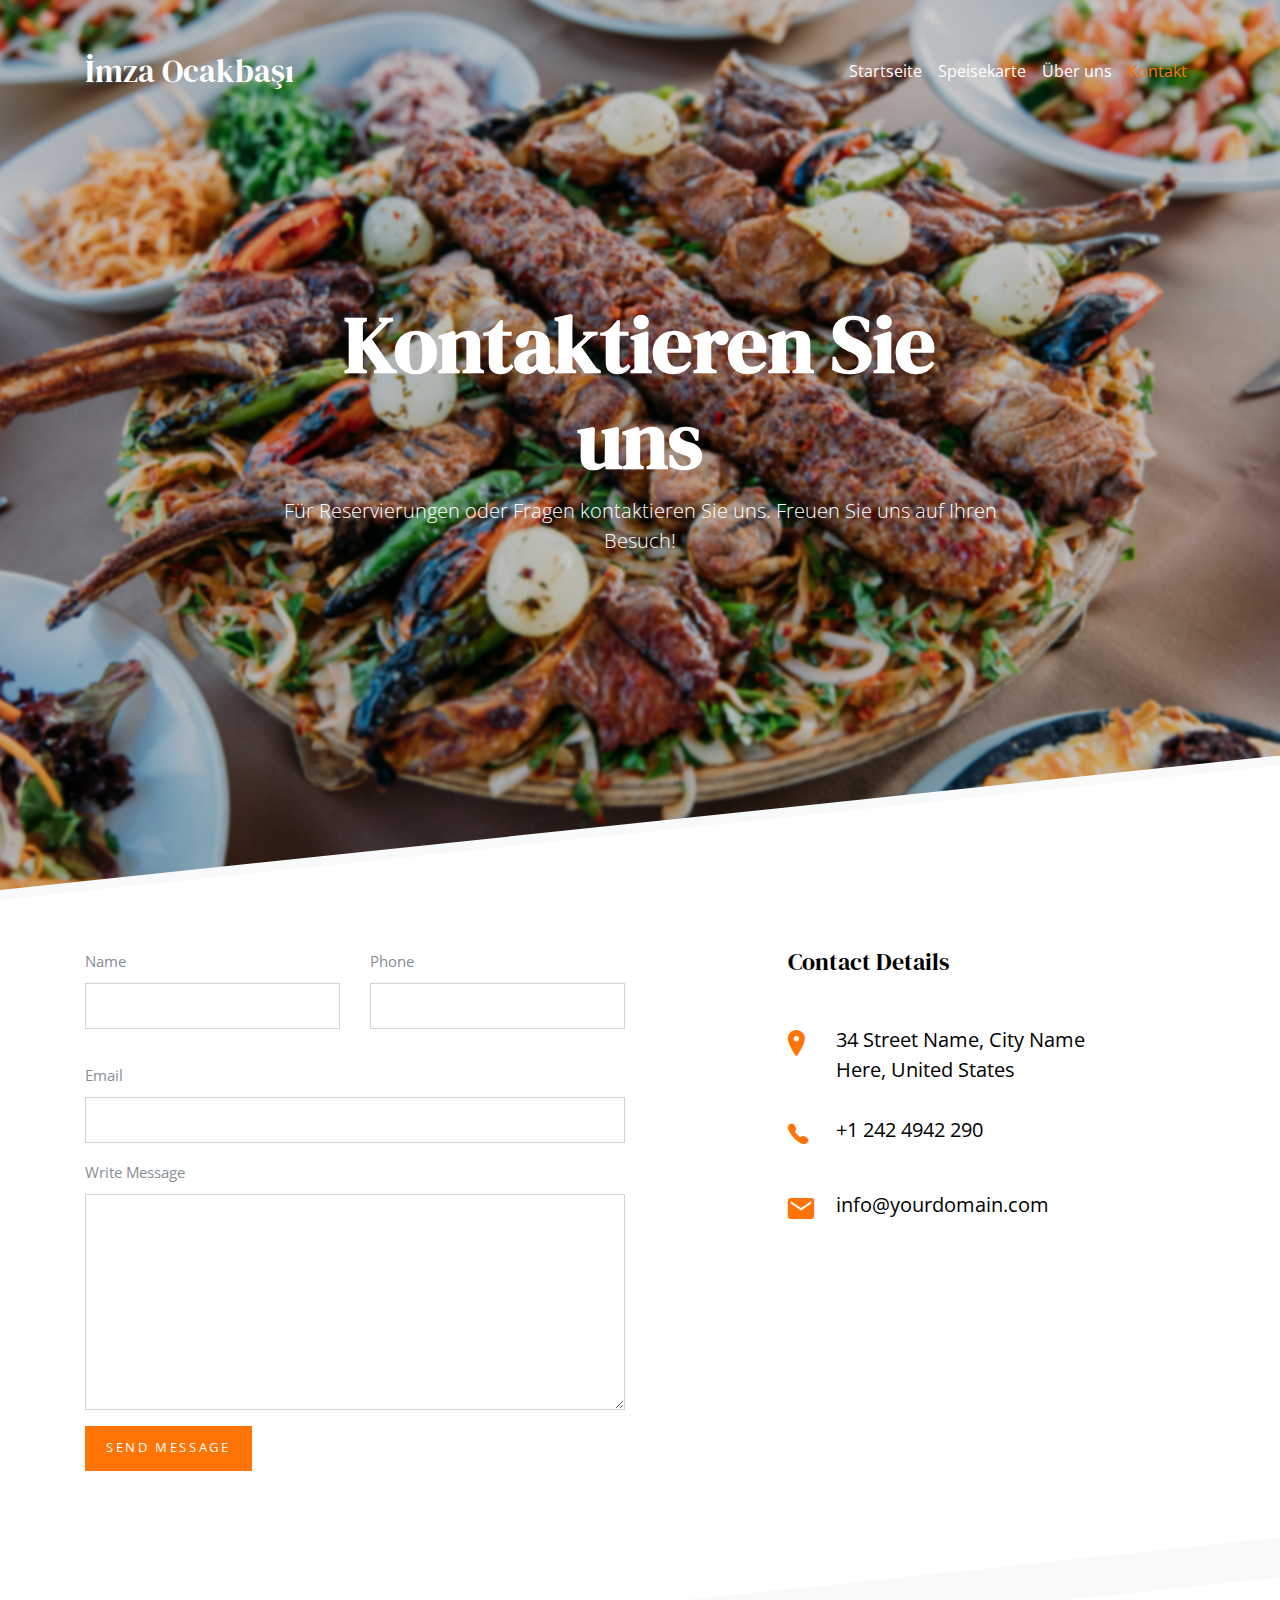
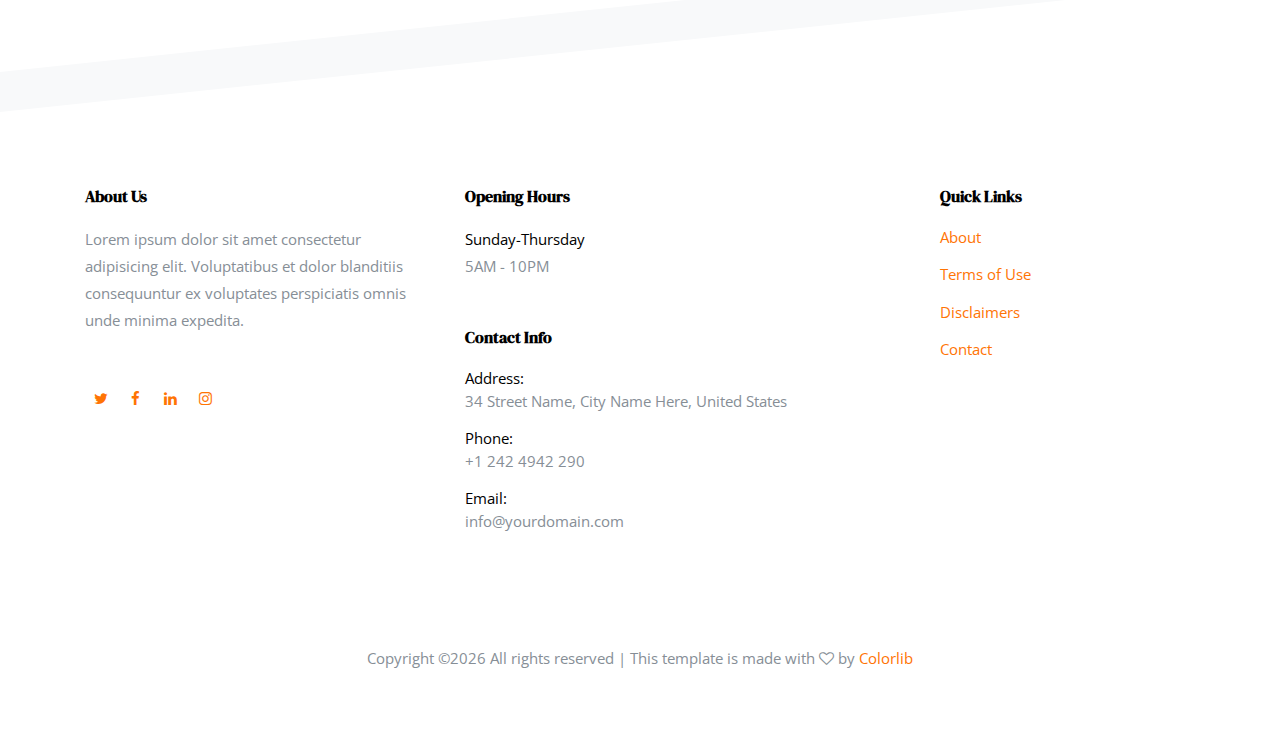
<file: contact.html>
<!DOCTYPE html>
<html lang="en">
  <head>
    <title>İmza Ocakbaşı &mdash; Die Kunst des Genießens</title>
    <meta charset="utf-8">
    <meta name="viewport" content="width=device-width, initial-scale=1, shrink-to-fit=no">

    <link href="https://fonts.googleapis.com/css?family=Open+Sans:300,400,700,800|DM+Serif+Display:400,400i&display=swap" rel="stylesheet">

    <link rel="shortcut icon" href="ftco-32x32.png">

    <link href="https://fonts.googleapis.com/css?family=Open+Sans:300,400,700,800" rel="stylesheet">

    <link rel="stylesheet" href="css/bootstrap.css">
    <link rel="stylesheet" href="css/animate.css">
    <link rel="stylesheet" href="css/owl.carousel.min.css">
    <link rel="stylesheet" href="css/aos.css">

    <link rel="stylesheet" href="css/magnific-popup.css">


    <link rel="stylesheet" href="fonts/ionicons/css/ionicons.min.css">
    <link rel="stylesheet" href="fonts/fontawesome/css/font-awesome.min.css">
    <link rel="stylesheet" href="fonts/flaticon/font/flaticon.css">

    <!-- Theme Style -->
    <link rel="stylesheet" href="css/style.css">
  </head>
  <body>
    
    <header role="banner">
      <nav class="navbar navbar-expand-md navbar-dark bg-dark">
        <div class="container">
          <a class="navbar-brand" href="index.html">İmza Ocakbaşı</a>
          <button class="navbar-toggler" type="button" data-toggle="collapse" data-target="#navbarsExample05" aria-controls="navbarsExample05" aria-expanded="false" aria-label="Toggle navigation">
            <span class="navbar-toggler-icon"></span>
          </button>

          <div class="collapse navbar-collapse" id="navbarsExample05">
            <ul class="navbar-nav ml-auto pl-lg-5 pl-0">
              <li class="nav-item">
                <a class="nav-link" href="index.html">Startseite</a>
              </li>
              <li class="nav-item">
                <a class="nav-link" href="recipes.html">Speisekarte</a>
              </li>
              <li class="nav-item">
                <a class="nav-link" href="about.html">Über uns</a>
              </li>
              <li class="nav-item">
                <a class="nav-link active" href="contact.html">Kontakt</a>
              </li>
            </ul>

            
            
          </div>
        </div>
      </nav>
    </header>
    <!-- END header -->
    
    <div class="slider-wrap">
      <div class="slider-item" style="background-image: url('img/hero_1.jpg');">
        
        <div class="container">
          <div class="row slider-text align-items-center justify-content-center">
            <div class="col-md-8 text-center col-sm-12 ">
              <h1 data-aos="fade-up">Kontaktieren Sie uns</h1>
              <p class="mb-5" data-aos="fade-up" data-aos-delay="100">Für Reservierungen oder Fragen kontaktieren Sie uns. Freuen Sie uns auf Ihren Besuch!</p>
            
            </div>
          </div>
        </div>

      </div>
    <!-- END slider -->
    </div> 
    

    <section class="section  pt-5 top-slant-white2 relative-higher bottom-slant-gray">
      
      <div class="container">
        <div class="row">
          <div class="col-lg-6">
            <form action="#" method="post">
              <div class="row">
                <div class="col-md-6 form-group">
                  <label for="name">Name</label>
                  <input type="text" id="name" class="form-control ">
                </div>
                <div class="col-md-6 form-group">
                  <label for="phone">Phone</label>
                  <input type="text" id="phone" class="form-control ">
                </div>
              </div>
              <div class="row">
                <div class="col-md-12 form-group">
                  
                </div>
              </div>
              <div class="row">
                <div class="col-md-12 form-group">
                  <label for="email">Email</label>
                  <input type="email" id="email" class="form-control ">
                </div>
              </div>
              <div class="row">
                <div class="col-md-12 form-group">
                  <label for="message">Write Message</label>
                  <textarea name="message" id="message" class="form-control " cols="30" rows="8"></textarea>
                </div>
              </div>
              <div class="row">
                <div class="col-md-6 form-group">
                  <input type="submit" value="Send Message" class="btn btn-primary">
                </div>
              </div>
            </form>
          </div>
          
          <div class="col-lg-6 pl-2 pl-lg-5">

            <div class="col-md-8 mx-auto contact-form-contact-info">
              <h4 class="mb-5">Contact Details</h4>
                <p class="d-flex">
                  <span class="ion-ios-location icon mr-5"></span>
                  <span>34 Street Name, City Name Here, United States</span>
                </p>

                <p class="d-flex">
                  <span class="ion-ios-telephone icon mr-5"></span>
                  <span>+1 242 4942 290</span>
                </p>

                <p class="d-flex">
                  <span class="ion-android-mail icon mr-5"></span>
                  <span>info@yourdomain.com</span>
                </p>
              </div>

          </div>
        </div>
      </div>

    </section>

    
   

    <footer class="site-footer" role="contentinfo">
      
      <div class="container">
        <div class="row mb-5">
          <div class="col-md-4 mb-5">
            <h3>About Us</h3>
            <p class="mb-5">Lorem ipsum dolor sit amet consectetur adipisicing elit. Voluptatibus et dolor blanditiis consequuntur ex voluptates perspiciatis omnis unde minima expedita.</p>
            <ul class="list-unstyled footer-link d-flex footer-social">
              <li><a href="#" class="p-2"><span class="fa fa-twitter"></span></a></li>
              <li><a href="#" class="p-2"><span class="fa fa-facebook"></span></a></li>
              <li><a href="#" class="p-2"><span class="fa fa-linkedin"></span></a></li>
              <li><a href="#" class="p-2"><span class="fa fa-instagram"></span></a></li>
            </ul>

          </div>
          <div class="col-md-5 mb-5">
            <div class="mb-5">
              <h3>Opening Hours</h3>
              <p><strong class="d-block font-weight-normal text-black">Sunday-Thursday</strong> 5AM - 10PM</p>
            </div>
            <div>
              <h3>Contact Info</h3>
              <ul class="list-unstyled footer-link">
                <li class="d-block">
                  <span class="d-block text-black">Address:</span>
                  <span>34 Street Name, City Name Here, United States</span></li>
                <li class="d-block"><span class="d-block text-black">Phone:</span><span>+1 242 4942 290</span></li>
                <li class="d-block"><span class="d-block text-black">Email:</span><span>info@yourdomain.com</span></li>
              </ul>
            </div>
          </div>
          <div class="col-md-3 mb-5">
            <h3>Quick Links</h3>
            <ul class="list-unstyled footer-link">
              <li><a href="#">About</a></li>
              <li><a href="#">Terms of Use</a></li>
              <li><a href="#">Disclaimers</a></li>
              <li><a href="#">Contact</a></li>
            </ul>
          </div>
          <div class="col-md-3">
          
          </div>
        </div>
        <div class="row">
          <div class="col-12 text-md-center text-left">
            <p>
            <!-- Link back to Colorlib can't be removed. Template is licensed under CC BY 3.0. -->
Copyright &copy;<script>document.write(new Date().getFullYear());</script> All rights reserved | This template is made with <i class="fa fa-heart-o" aria-hidden="true"></i> by <a href="https://colorlib.com" target="_blank">Colorlib</a>
<!-- Link back to Colorlib can't be removed. Template is licensed under CC BY 3.0. -->

            </p>
          </div>
        </div>
      </div>
    </footer>
    <!-- END footer -->

    <!-- loader -->
    <div id="loader" class="show fullscreen"><svg class="circular" width="48px" height="48px"><circle class="path-bg" cx="24" cy="24" r="22" fill="none" stroke-width="4" stroke="#eeeeee"/><circle class="path" cx="24" cy="24" r="22" fill="none" stroke-width="4" stroke-miterlimit="10" stroke="#cf1d16"/></svg></div>

    <script src="js/jquery-3.2.1.min.js"></script>
    <script src="js/popper.min.js"></script>
    <script src="js/bootstrap.min.js"></script>
    <script src="js/owl.carousel.min.js"></script>
    <script src="js/jquery.waypoints.min.js"></script>
    <script src="js/aos.js"></script>

    <script src="js/jquery.magnific-popup.min.js"></script>
    <script src="js/magnific-popup-options.js"></script>
    

    <script src="js/main.js"></script>
    
  </body>
</html>
</file>
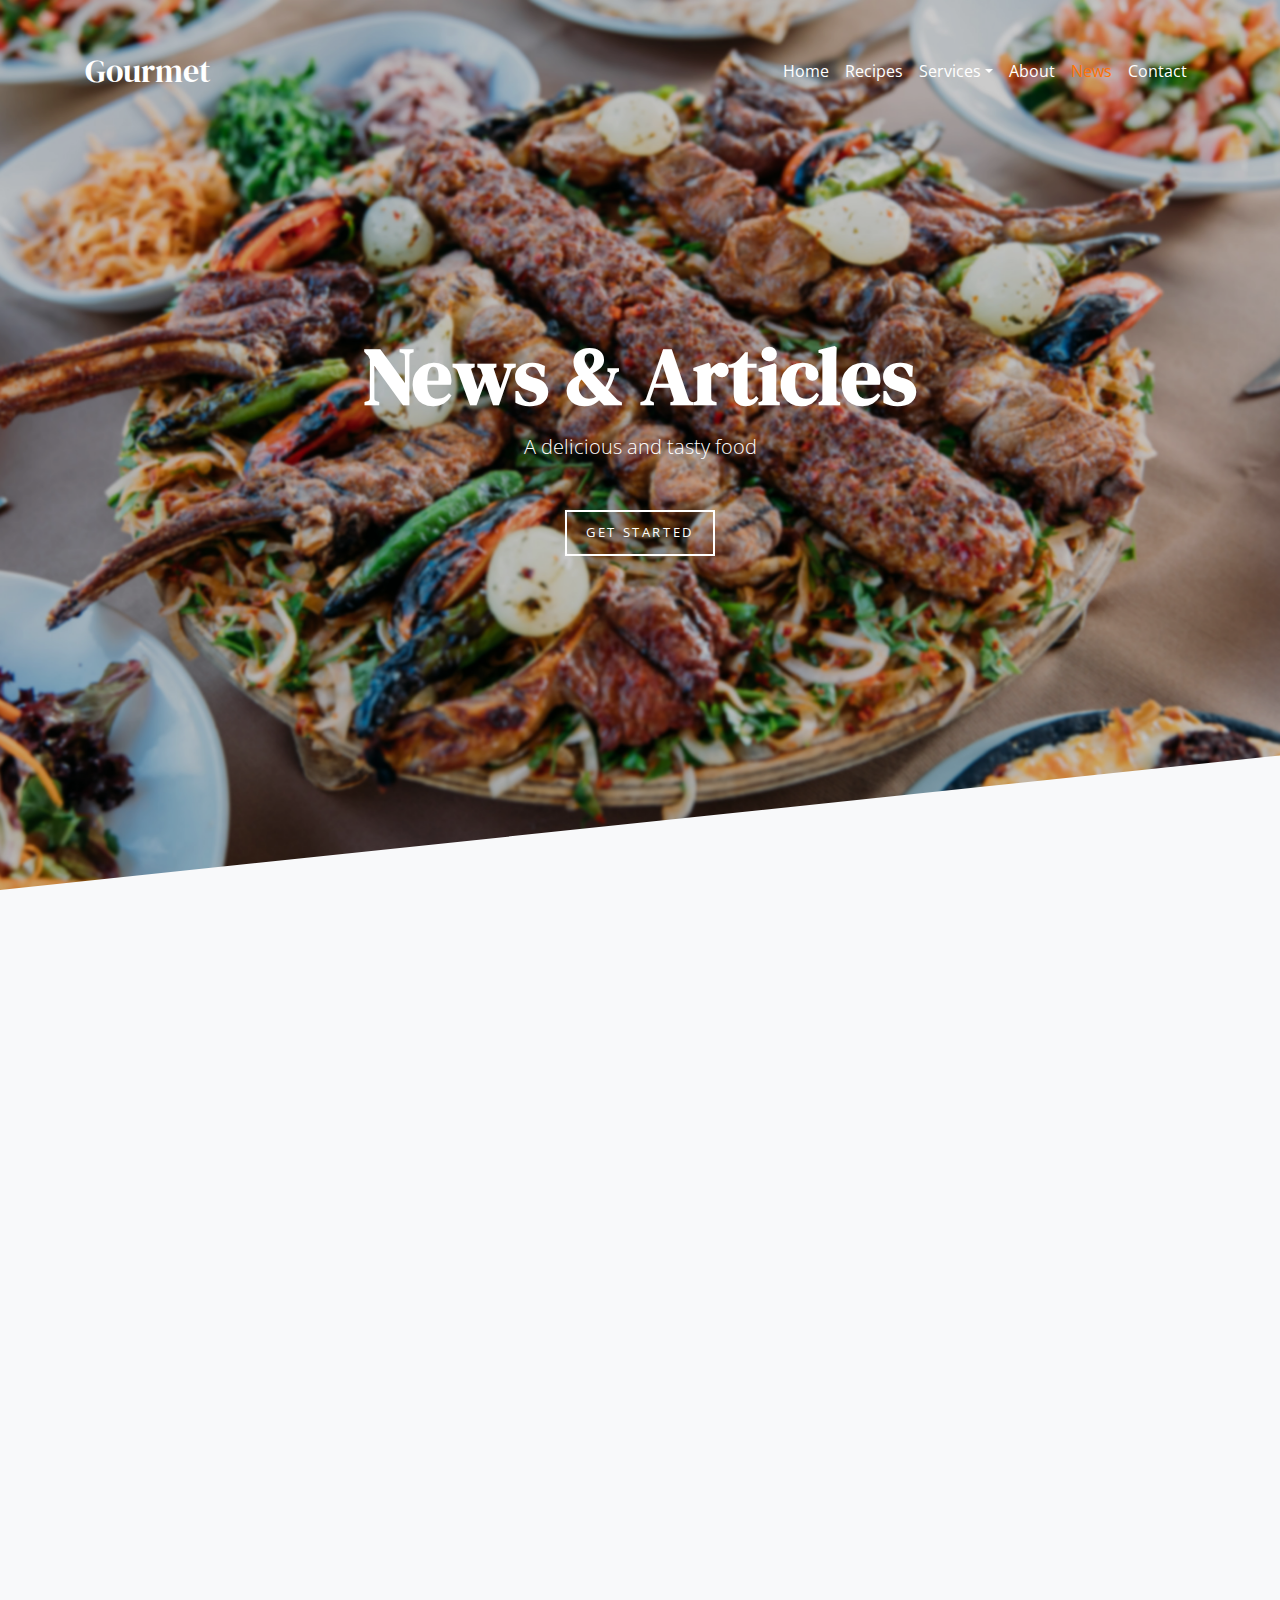
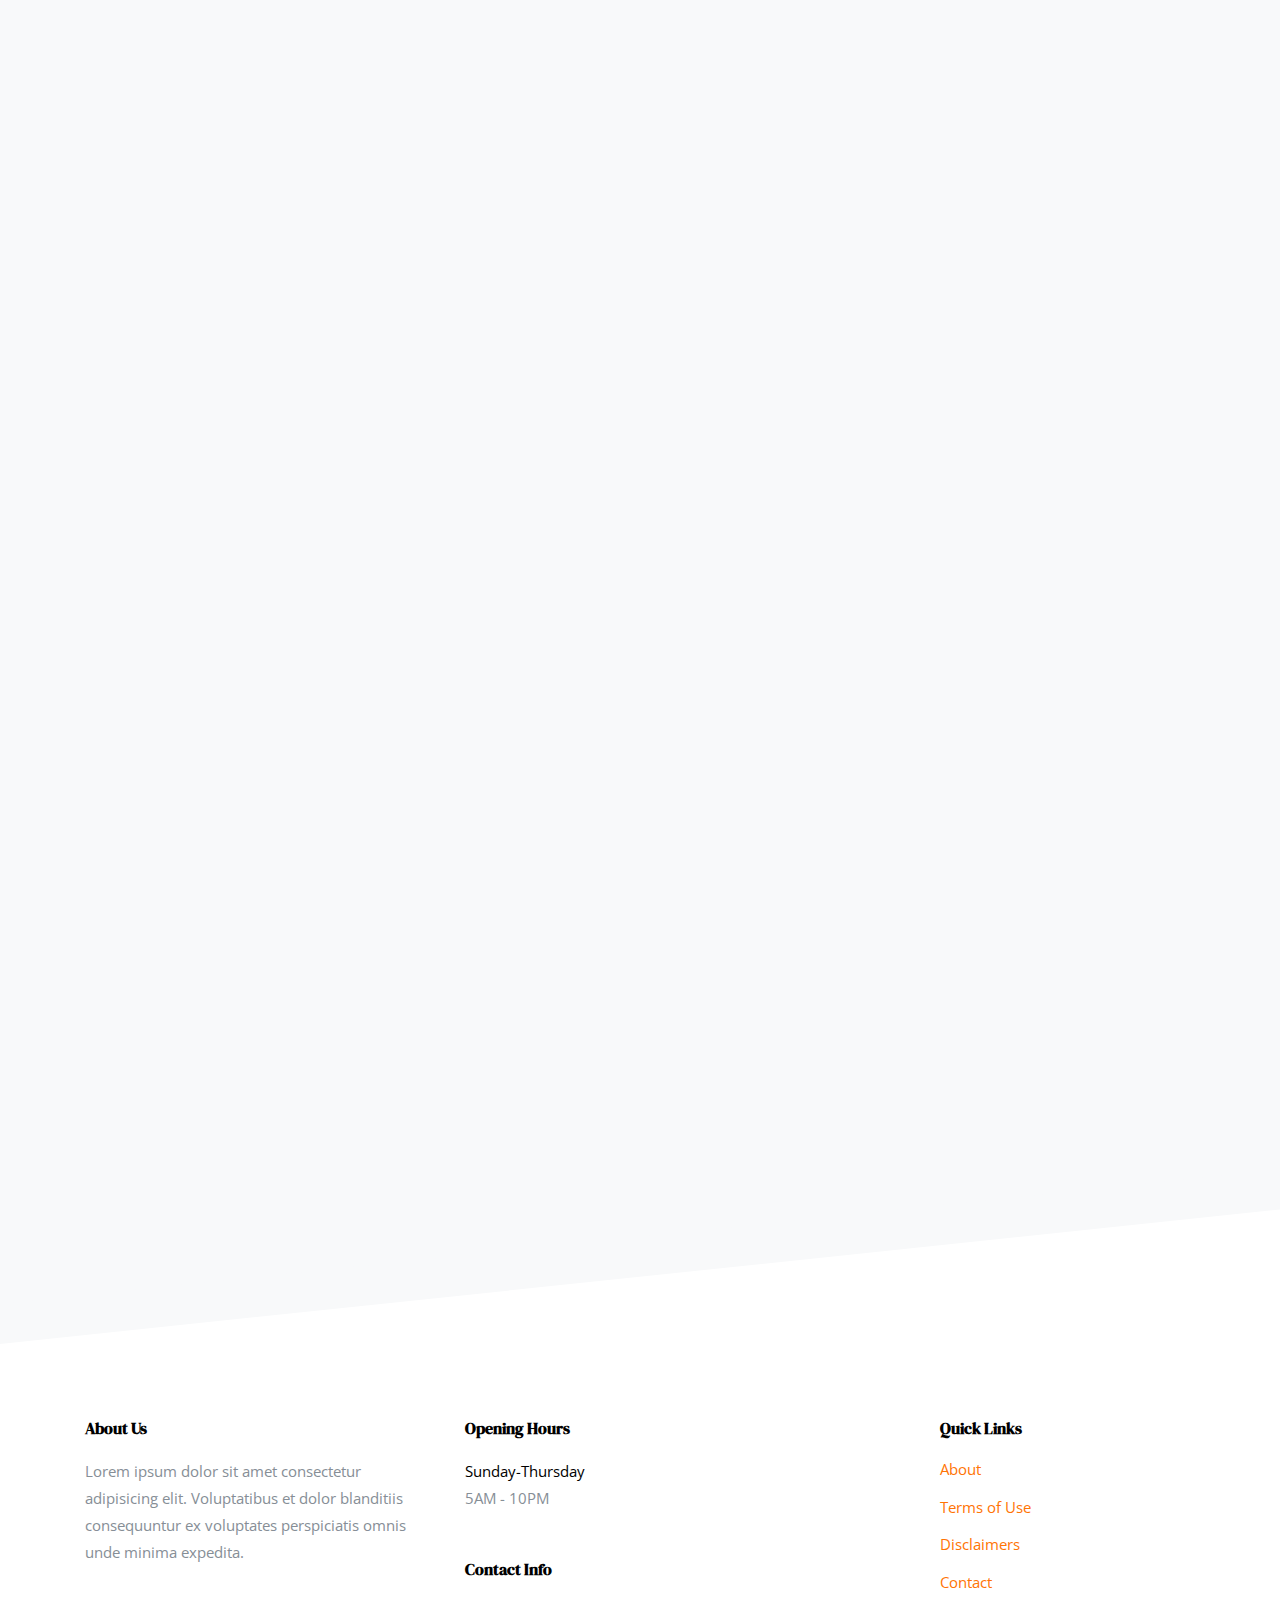
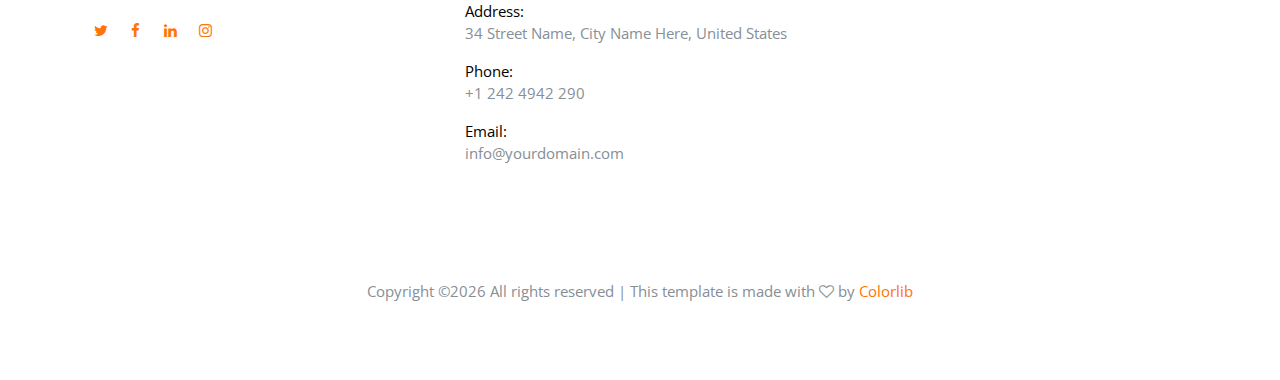
<file: news.html>
<!DOCTYPE html>
<html lang="en">
  <head>
    <title>Gourmet &mdash; Colorlib Website Template</title>
    <meta charset="utf-8">
    <meta name="viewport" content="width=device-width, initial-scale=1, shrink-to-fit=no">

    <link href="https://fonts.googleapis.com/css?family=Open+Sans:300,400,700,800|DM+Serif+Display:400,400i&display=swap" rel="stylesheet">

    <link rel="shortcut icon" href="ftco-32x32.png">

    <link href="https://fonts.googleapis.com/css?family=Open+Sans:300,400,700,800" rel="stylesheet">

    <link rel="stylesheet" href="css/bootstrap.css">
    <link rel="stylesheet" href="css/animate.css">
    <link rel="stylesheet" href="css/owl.carousel.min.css">
    <link rel="stylesheet" href="css/aos.css">

    <link rel="stylesheet" href="css/magnific-popup.css">


    <link rel="stylesheet" href="fonts/ionicons/css/ionicons.min.css">
    <link rel="stylesheet" href="fonts/fontawesome/css/font-awesome.min.css">
    <link rel="stylesheet" href="fonts/flaticon/font/flaticon.css">

    <!-- Theme Style -->
    <link rel="stylesheet" href="css/style.css">
  </head>
  <body>
    
    <header role="banner">
      <nav class="navbar navbar-expand-md navbar-dark bg-dark">
        <div class="container">
          <a class="navbar-brand" href="index.html">Gourmet</a>
          <button class="navbar-toggler" type="button" data-toggle="collapse" data-target="#navbarsExample05" aria-controls="navbarsExample05" aria-expanded="false" aria-label="Toggle navigation">
            <span class="navbar-toggler-icon"></span>
          </button>

          <div class="collapse navbar-collapse" id="navbarsExample05">
            <ul class="navbar-nav ml-auto pl-lg-5 pl-0">
              <li class="nav-item">
                <a class="nav-link" href="index.html">Home</a>
              </li>
              <li class="nav-item">
                <a class="nav-link " href="recipes.html">Recipes</a>
              </li>
              <li class="nav-item dropdown">
                <a class="nav-link dropdown-toggle" href="services.html" id="dropdown04" data-toggle="dropdown" aria-haspopup="true" aria-expanded="false">Services</a>
                <div class="dropdown-menu" aria-labelledby="dropdown04">
                  <a class="dropdown-item" href="services.html">Delicious Food</a>
                  <a class="dropdown-item" href="services.html">Enjoy Drinks</a>
                  <a class="dropdown-item" href="services.html">Eat All You Can</a>
                </div>
              </li>
              <li class="nav-item">
                <a class="nav-link " href="about.html">About</a>
              </li>
              <li class="nav-item">
                <a class="nav-link active" href="news.html">News</a>
              </li>
              <li class="nav-item">
                <a class="nav-link" href="contact.html">Contact</a>
              </li>
            </ul>

            
            
          </div>
        </div>
      </nav>
    </header>
    <!-- END header -->
    
    <div class="slider-wrap">
      <div class="slider-item" style="background-image: url('img/hero_1.jpg');">
        
        <div class="container">
          <div class="row slider-text align-items-center justify-content-center">
            <div class="col-md-8 text-center col-sm-12 ">
              <h1 data-aos="fade-up">News &amp; Articles</h1>
              <p class="mb-5" data-aos="fade-up" data-aos-delay="100">A delicious and tasty food</p>
              <p data-aos="fade-up" data-aos-delay="200"><a href="#" class="btn btn-white btn-outline-white">Get Started</a></p>
            </div>
          </div>
        </div>

      </div>
    <!-- END slider -->
    </div> 
    

    <section class="section bg-light pt-0 bottom-slant-gray">
      <div class="container">
        <div class="row">
          <div class="col-md-6" data-aos="fade-up" data-aos-delay="100">
            <div class="blog d-block">
              <a class="bg-image d-block" href="single.html" style="background-image: url('img/dishes_1.jpg');"></a>
              <div class="text">
                <h3><a href="single.html">How To Bake A Good Taste Food</a></h3>
                <p class="sched-time">
                  <span> April 22, 2018</span> <br>
                </p>
                <p>Far far away, behind the word mountains, far from the countries Vokalia and Consonantia, there live the blind texts.</p>
                
                <p><a href="#" class="btn btn-primary btn-sm">Read More</a></p>
                
              </div>
              
            </div>
          </div>
          <div class="col-md-6" data-aos="fade-up" data-aos-delay="200">
            <div class="blog d-block">
              <a class="bg-image d-block" href="single.html" style="background-image: url('img/dishes_2.jpg');"></a>
              <div class="text">
                <h3><a href="single.html">How To Bake A Good Taste Food</a></h3>
                <p class="sched-time">
                  <span> April 22, 2018</span> <br>
                </p>
                <p>Far far away, behind the word mountains, far from the countries Vokalia and Consonantia, there live the blind texts.</p>
                
                <p><a href="#" class="btn btn-primary btn-sm">Read More</a></p>
                
              </div>
              
            </div>
          </div>

          <div class="col-md-6" data-aos="fade-up" data-aos-delay="100">
            <div class="blog d-block">
              <a class="bg-image d-block" href="single.html" style="background-image: url('img/dishes_3.jpg');"></a>
              <div class="text">
                <h3><a href="single.html">How To Bake A Good Taste Food</a></h3>
                <p class="sched-time">
                  <span> April 22, 2018</span> <br>
                </p>
                <p>Far far away, behind the word mountains, far from the countries Vokalia and Consonantia, there live the blind texts.</p>
                
                <p><a href="#" class="btn btn-primary btn-sm">Read More</a></p>
                
              </div>
              
            </div>
          </div>
          <div class="col-md-6" data-aos="fade-up" data-aos-delay="200">
            <div class="blog d-block">
              <a class="bg-image d-block" href="single.html" style="background-image: url('img/dishes_4.jpg');"></a>
              <div class="text">
                <h3><a href="single.html">How To Bake A Good Taste Food</a></h3>
                <p class="sched-time">
                  <span> April 22, 2018</span> <br>
                </p>
                <p>Far far away, behind the word mountains, far from the countries Vokalia and Consonantia, there live the blind texts.</p>
                
                <p><a href="#" class="btn btn-primary btn-sm">Read More</a></p>
                
              </div>
              
            </div>
          </div>

          <div class="col-md-6" data-aos="fade-up" data-aos-delay="100">
            <div class="blog d-block">
              <a class="bg-image d-block" href="single.html" style="background-image: url('img/dishes_5.jpg');"></a>
              <div class="text">
                <h3><a href="single.html">How To Bake A Good Taste Food</a></h3>
                <p class="sched-time">
                  <span> April 22, 2018</span> <br>
                </p>
                <p>Far far away, behind the word mountains, far from the countries Vokalia and Consonantia, there live the blind texts.</p>
                
                <p><a href="#" class="btn btn-primary btn-sm">Read More</a></p>
                
              </div>
              
            </div>
          </div>
          <div class="col-md-6" data-aos="fade-up" data-aos-delay="200">
            <div class="blog d-block">
              <a class="bg-image d-block" href="single.html" style="background-image: url('img/dishes_2.jpg');"></a>
              <div class="text">
                <h3><a href="single.html">How To Bake A Good Taste Food</a></h3>
                <p class="sched-time">
                  <span> April 22, 2018</span> <br>
                </p>
                <p>Far far away, behind the word mountains, far from the countries Vokalia and Consonantia, there live the blind texts.</p>
                
                <p><a href="#" class="btn btn-primary btn-sm">Read More</a></p>
                
              </div>
              
            </div>
          </div>
        </div>

        <div class="row mt-5" data-aos="fade-up">
          <div class="col-12 text-center">
            <a href="#" class="p-3">1</a>
            <a href="#" class="p-3">2</a>
            <a href="#" class="p-3">3</a>
            <span class="p-3">...</span>
            <a href="#" class="p-3">5</a>
          </div>
        </div>
      </div>
    </section>
    

   

    <footer class="site-footer" role="contentinfo">
      
      <div class="container">
        <div class="row mb-5">
          <div class="col-md-4 mb-5">
            <h3>About Us</h3>
            <p class="mb-5">Lorem ipsum dolor sit amet consectetur adipisicing elit. Voluptatibus et dolor blanditiis consequuntur ex voluptates perspiciatis omnis unde minima expedita.</p>
            <ul class="list-unstyled footer-link d-flex footer-social">
              <li><a href="#" class="p-2"><span class="fa fa-twitter"></span></a></li>
              <li><a href="#" class="p-2"><span class="fa fa-facebook"></span></a></li>
              <li><a href="#" class="p-2"><span class="fa fa-linkedin"></span></a></li>
              <li><a href="#" class="p-2"><span class="fa fa-instagram"></span></a></li>
            </ul>

          </div>
          <div class="col-md-5 mb-5">
            <div class="mb-5">
              <h3>Opening Hours</h3>
              <p><strong class="d-block font-weight-normal text-black">Sunday-Thursday</strong> 5AM - 10PM</p>
            </div>
            <div>
              <h3>Contact Info</h3>
              <ul class="list-unstyled footer-link">
                <li class="d-block">
                  <span class="d-block text-black">Address:</span>
                  <span>34 Street Name, City Name Here, United States</span></li>
                <li class="d-block"><span class="d-block text-black">Phone:</span><span>+1 242 4942 290</span></li>
                <li class="d-block"><span class="d-block text-black">Email:</span><span>info@yourdomain.com</span></li>
              </ul>
            </div>
          </div>
          <div class="col-md-3 mb-5">
            <h3>Quick Links</h3>
            <ul class="list-unstyled footer-link">
              <li><a href="#">About</a></li>
              <li><a href="#">Terms of Use</a></li>
              <li><a href="#">Disclaimers</a></li>
              <li><a href="#">Contact</a></li>
            </ul>
          </div>
          <div class="col-md-3">
          
          </div>
        </div>
        <div class="row">
          <div class="col-12 text-md-center text-left">
            <p>
            <!-- Link back to Colorlib can't be removed. Template is licensed under CC BY 3.0. -->
Copyright &copy;<script>document.write(new Date().getFullYear());</script> All rights reserved | This template is made with <i class="fa fa-heart-o" aria-hidden="true"></i> by <a href="https://colorlib.com" target="_blank">Colorlib</a>
<!-- Link back to Colorlib can't be removed. Template is licensed under CC BY 3.0. -->

            </p>
          </div>
        </div>
      </div>
    </footer>
    <!-- END footer -->

    <!-- loader -->
    <div id="loader" class="show fullscreen"><svg class="circular" width="48px" height="48px"><circle class="path-bg" cx="24" cy="24" r="22" fill="none" stroke-width="4" stroke="#eeeeee"/><circle class="path" cx="24" cy="24" r="22" fill="none" stroke-width="4" stroke-miterlimit="10" stroke="#cf1d16"/></svg></div>

    <script src="js/jquery-3.2.1.min.js"></script>
    <script src="js/popper.min.js"></script>
    <script src="js/bootstrap.min.js"></script>
    <script src="js/owl.carousel.min.js"></script>
    <script src="js/jquery.waypoints.min.js"></script>
    <script src="js/aos.js"></script>

    <script src="js/jquery.magnific-popup.min.js"></script>
    <script src="js/magnific-popup-options.js"></script>
    

    <script src="js/main.js"></script>
    
  </body>
</html>
</file>
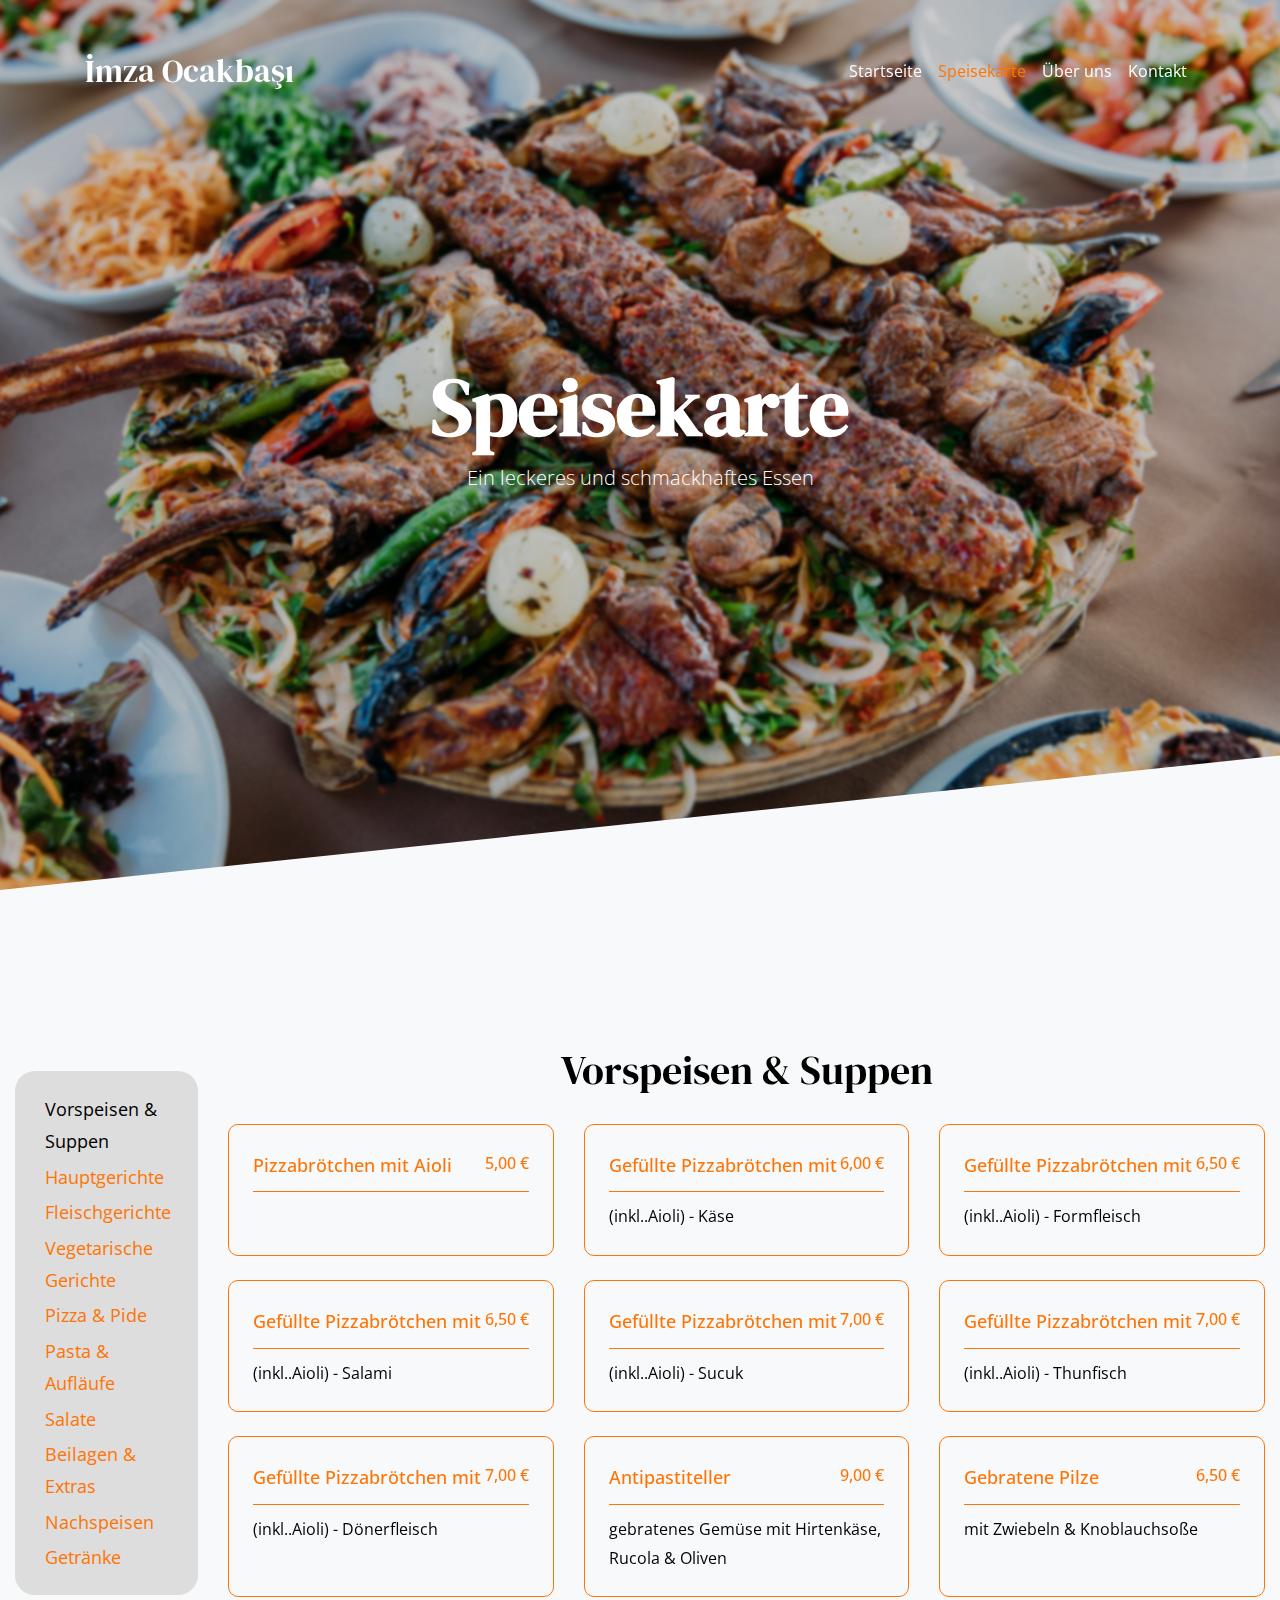
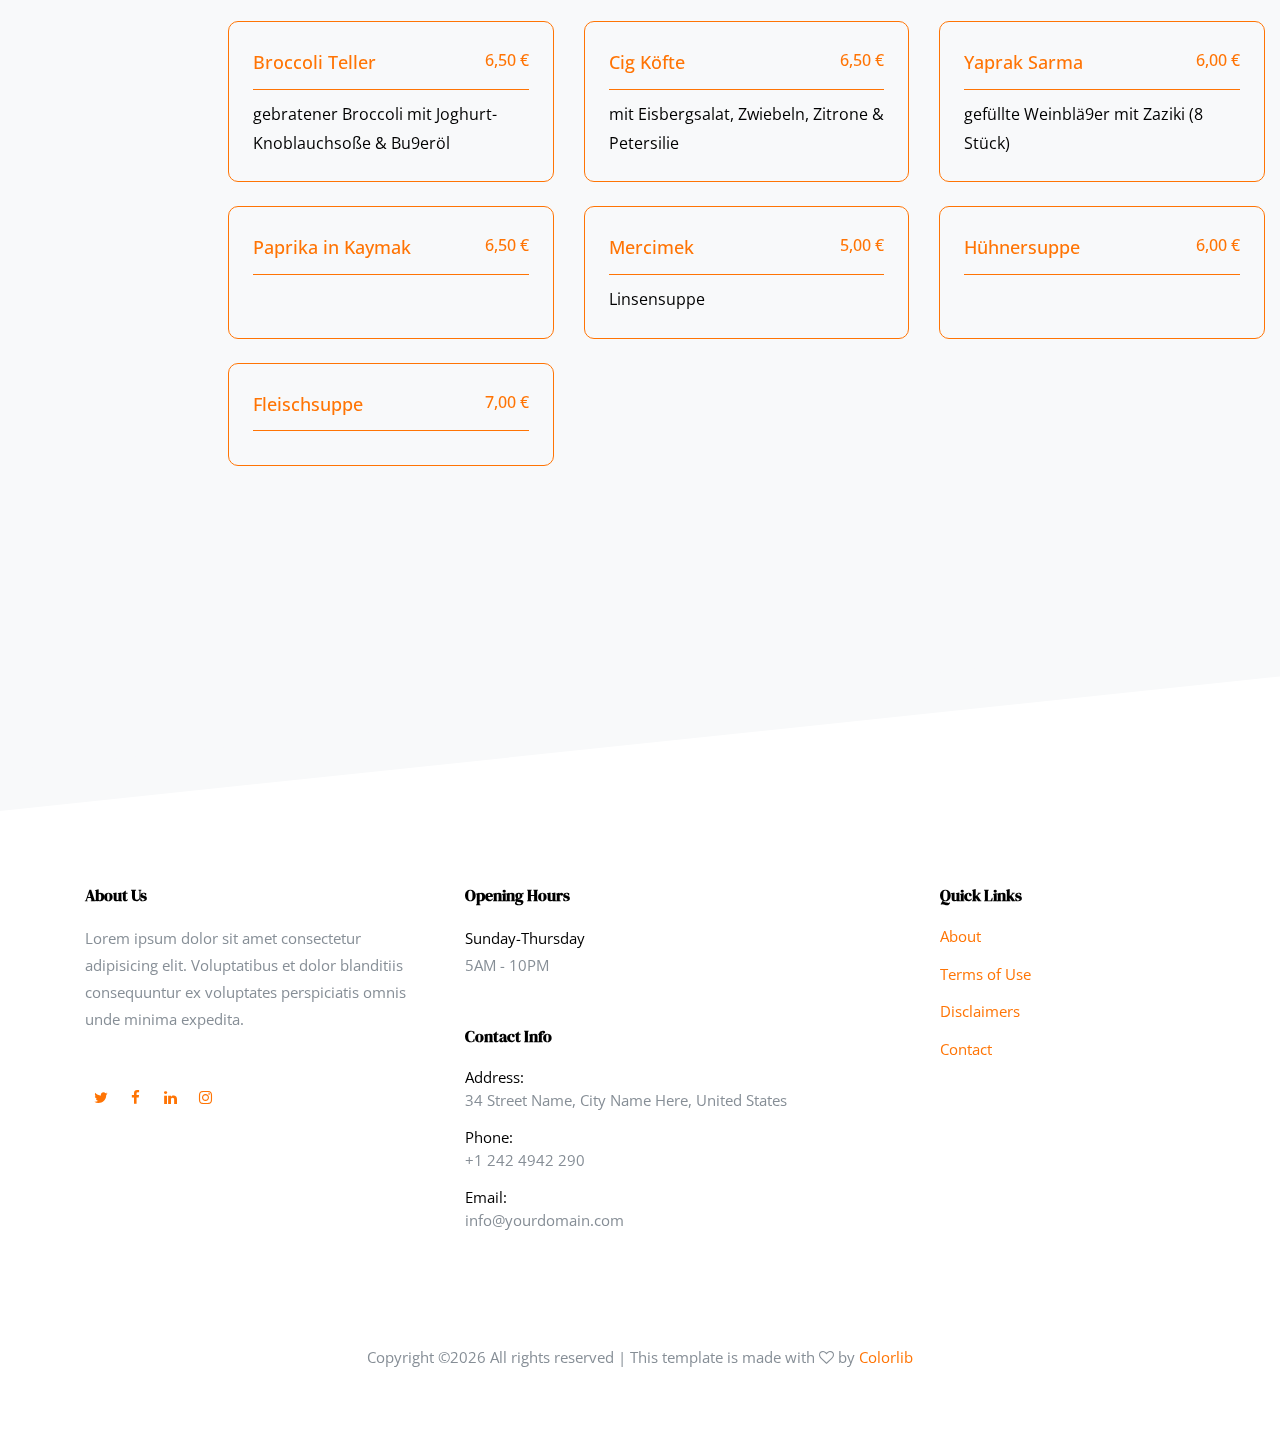
<file: recipes.html>
<!DOCTYPE html>
<html lang="en">
  <head>
    <title>İmza Ocakbaşı &mdash; Die Kunst des Genießens</title>
    <meta charset="utf-8">
    <meta name="viewport" content="width=device-width, initial-scale=1, shrink-to-fit=no">

    <link href="https://fonts.googleapis.com/css?family=Open+Sans:300,400,700,800|DM+Serif+Display:400,400i&display=swap" rel="stylesheet">

    <link rel="shortcut icon" href="ftco-32x32.png">

    <link href="https://fonts.googleapis.com/css?family=Open+Sans:300,400,700,800" rel="stylesheet">

    <link rel="stylesheet" href="css/bootstrap.css">
    <link rel="stylesheet" href="css/animate.css">
    <link rel="stylesheet" href="css/owl.carousel.min.css">
    <link rel="stylesheet" href="css/aos.css">

    <link rel="stylesheet" href="css/magnific-popup.css">


    <link rel="stylesheet" href="fonts/ionicons/css/ionicons.min.css">
    <link rel="stylesheet" href="fonts/fontawesome/css/font-awesome.min.css">
    <link rel="stylesheet" href="fonts/flaticon/font/flaticon.css">

    <!-- Theme Style -->
    <link rel="stylesheet" href="css/style.css">
    <link rel="stylesheet" href="css/custom.css">
    <style>
      @media screen and (max-width:768px) {
        section.section{
          padding: 0;
        }
      }
    </style>
  </head>
  <body>
    <header role="banner">
      <nav class="navbar navbar-expand-md navbar-dark bg-dark">
        <div class="container">
          <a class="navbar-brand" href="index.html">İmza Ocakbaşı</a>
          <button class="navbar-toggler" type="button" data-toggle="collapse" data-target="#navbarsExample05" aria-controls="navbarsExample05" aria-expanded="false" aria-label="Toggle navigation">
            <span class="navbar-toggler-icon"></span>
          </button>

          <div class="collapse navbar-collapse" id="navbarsExample05">
            <ul class="navbar-nav ml-auto pl-lg-5 pl-0">
              <li class="nav-item">
                <a class="nav-link" href="index.html">Startseite</a>
              </li>
              <li class="nav-item">
                <a class="nav-link active" href="recipes.html">Speisekarte</a>
              </li>
              <li class="nav-item">
                <a class="nav-link" href="about.html">Über uns</a>
              </li>
              <li class="nav-item">
                <a class="nav-link" href="contact.html">Kontakt</a>
              </li>
            </ul>

            
            
          </div>
        </div>
      </nav>
    </header>
    <!-- END header -->
    
    <div class="slider-wrap">
      <div class="slider-item" style="background-image: url('img/hero_1.jpg');">
        
        <div class="container">
          <div class="row slider-text align-items-center justify-content-center">
            <div class="col-md-8 text-center col-sm-12 ">
              <h1 data-aos="fade-up">Speisekarte</h1>
              <p class="mb-5" data-aos="fade-up" data-aos-delay="100">Ein leckeres und schmackhaftes Essen</p>
            </div>
          </div>
        </div>

      </div>
    <!-- END slider -->
    </div> 
    

    <section class="section bg-light pt-0 bottom-slant-gray">

      <div class="clearfix mb-5 pb-5">
        <div class="container-fluid">
          <div class="row" data-aos="fade">
            <div class="col-md-12 text-center heading-wrap">
              <h2>Speisekarte</h2>
            </div>
          </div>
          <div class="row mt-0 mt-md-3 mt-lg-5">
            <div class="mb-4 mb-lg-0 col-md-4 col-lg-3 col-xl-2">
              <ul class="list-unstyled filterBtnWrapper nav nav-tabs" id="myTab" role="tablist">
                <li class="nav-item" role="presentation"><button class=" active" id="appetizers_Soups_tab" data-toggle="tab" data-target="#appetizers_Soups" type="button" role="tab" aria-controls="appetizers_Soups" aria-selected="true">Vorspeisen & Suppen</button></li>
                <li class="nav-item" role="presentation"><button class="" id="mainDishes_tab" data-toggle="tab" data-target="#mainDishes" type="button" role="tab" aria-controls="mainDishes" aria-selected="false">Hauptgerichte</button></li>
                <li class="nav-item" role="presentation"><button class="" id="meatDishes_tab" data-toggle="tab" data-target="#meatDishes" type="button" role="tab" aria-controls="meatDishes" aria-selected="false">Fleischgerichte</button></li>
                <li class="nav-item" role="presentation"><button class="" id="vegetarianDishes_tab" data-toggle="tab" data-target="#vegetarianDishes" type="button" role="tab" aria-controls="vegetarianDishes" aria-selected="false">Vegetarische Gerichte</button></li>
                <li class="nav-item" role="presentation"><button class="" id="pizza_Pide_tab" data-toggle="tab" data-target="#pizza_Pide" type="button" role="tab" aria-controls="pizza_Pide" aria-selected="false"> Pizza & Pide</button></li>
                <li class="nav-item" role="presentation"><button class="" id="pasta_Casseroles_tab" data-toggle="tab" data-target="#pasta_Casseroles" type="button" role="tab" aria-controls="pasta_Casseroles" aria-selected="false">Pasta & Aufläufe</button></li>
                <li class="nav-item" role="presentation"><button class="" id="salads_tab" data-toggle="tab" data-target="#salads" type="button" role="tab" aria-controls="salads" aria-selected="false">Salate</button></li>
                <li class="nav-item" role="presentation"><button class="" id="sidesExtras_tab" data-toggle="tab" data-target="#sidesExtras" type="button" role="tab" aria-controls="sidesExtras" aria-selected="false">Beilagen & Extras</button></li>
                <li class="nav-item" role="presentation"><button class="" id="desserts_tab" data-toggle="tab" data-target="#desserts" type="button" role="tab" aria-controls="desserts" aria-selected="false">Nachspeisen</button></li>
                <li class="nav-item" role="presentation"><button class="" id="beverages_tab" data-toggle="tab" data-target="#beverages" type="button" role="tab" aria-controls="beverages" aria-selected="false">Getränke</button></li>
              </ul>
            </div>
            <div class="col-md-8 col-lg-9 col-xl-10">
              <div class="tab-content" id="myTabContent">
                <div class="tab-pane fade show active" id="appetizers_Soups" role="tabpanel" aria-labelledby="appetizers_Soups_tab">
                  <h2 class="text-center">Vorspeisen & Suppen</h2>
                  <div class="row">
                    <!-- Vorspeisen & Suppen -->
                    <div class="col-lg-6 col-xl-4 d-flex mb-4 menu-item-card-wrapper appetizers&Soups">
                      <div class="menu-item-card d-flex flex-column w-100 py-4 px-3 p-lg-4">
                        <div class="card-heading d-flex justify-content-between">
                          <div class="food-name">Pizzabrötchen mit Aioli</div>
                          <div class="food-price">5,00 €</div>
                        </div>
                        <p class="food-description mb-0"> </p>
                      </div>
                    </div>
                    <div class="col-lg-6 col-xl-4 d-flex mb-4 menu-item-card-wrapper appetizers&Soups">
                      <div class="menu-item-card d-flex flex-column w-100 py-4 px-3 p-lg-4">
                        <div class="card-heading d-flex justify-content-between">
                          <div class="food-name">Gefüllte Pizzabrötchen mit</div>
                          <div class="food-price">6,00 €</div>
                        </div>
                        <p class="food-description mb-0">(inkl..Aioli) - Käse</p>
                      </div>
                    </div>
                    <div class="col-lg-6 col-xl-4 d-flex mb-4 menu-item-card-wrapper appetizers&Soups">
                      <div class="menu-item-card d-flex flex-column w-100 py-4 px-3 p-lg-4">
                        <div class="card-heading d-flex justify-content-between">
                          <div class="food-name">Gefüllte Pizzabrötchen mit</div>
                          <div class="food-price">6,50 €</div>
                        </div>
                        <p class="food-description mb-0">(inkl..Aioli) - Formfleisch</p>
                      </div>
                    </div>
                    <div class="col-lg-6 col-xl-4 d-flex mb-4 menu-item-card-wrapper appetizers&Soups">
                      <div class="menu-item-card d-flex flex-column w-100 py-4 px-3 p-lg-4">
                        <div class="card-heading d-flex justify-content-between">
                          <div class="food-name">Gefüllte Pizzabrötchen mit</div>
                          <div class="food-price">6,50 €</div>
                        </div>
                        <p class="food-description mb-0">(inkl..Aioli) - Salami</p>
                      </div>
                    </div>
                    <div class="col-lg-6 col-xl-4 d-flex mb-4 menu-item-card-wrapper appetizers&Soups">
                      <div class="menu-item-card d-flex flex-column w-100 py-4 px-3 p-lg-4">
                        <div class="card-heading d-flex justify-content-between">
                          <div class="food-name">Gefüllte Pizzabrötchen mit</div>
                          <div class="food-price">7,00 €</div>
                        </div>
                        <p class="food-description mb-0">(inkl..Aioli) - Sucuk</p>
                      </div>
                    </div>
                    <div class="col-lg-6 col-xl-4 d-flex mb-4 menu-item-card-wrapper appetizers&Soups">
                      <div class="menu-item-card d-flex flex-column w-100 py-4 px-3 p-lg-4">
                        <div class="card-heading d-flex justify-content-between">
                          <div class="food-name">Gefüllte Pizzabrötchen mit</div>
                          <div class="food-price">7,00 €</div>
                        </div>
                        <p class="food-description mb-0">(inkl..Aioli) - Thunfisch</p>
                      </div>
                    </div>
                    <div class="col-lg-6 col-xl-4 d-flex mb-4 menu-item-card-wrapper appetizers&Soups">
                      <div class="menu-item-card d-flex flex-column w-100 py-4 px-3 p-lg-4">
                        <div class="card-heading d-flex justify-content-between">
                          <div class="food-name">Gefüllte Pizzabrötchen mit</div>
                          <div class="food-price">7,00 €</div>
                        </div>
                        <p class="food-description mb-0">(inkl..Aioli) - Dönerfleisch</p>
                      </div>
                    </div>
                    <div class="col-lg-6 col-xl-4 d-flex mb-4 menu-item-card-wrapper appetizers&Soups">
                      <div class="menu-item-card d-flex flex-column w-100 py-4 px-3 p-lg-4">
                        <div class="card-heading d-flex justify-content-between">
                          <div class="food-name">Antipastiteller</div>
                          <div class="food-price">9,00 €</div>
                        </div>
                        <p class="food-description mb-0"> gebratenes Gemüse mit Hirtenkäse, Rucola & Oliven</p>
                      </div>
                    </div>
                    <div class="col-lg-6 col-xl-4 d-flex mb-4 menu-item-card-wrapper appetizers&Soups">
                      <div class="menu-item-card d-flex flex-column w-100 py-4 px-3 p-lg-4">
                        <div class="card-heading d-flex justify-content-between">
                          <div class="food-name"> Gebratene Pilze</div>
                          <div class="food-price">6,50 €</div>
                        </div>
                        <p class="food-description mb-0"> mit Zwiebeln & Knoblauchsoße</p>
                      </div>
                    </div>
                    <div class="col-lg-6 col-xl-4 d-flex mb-4 menu-item-card-wrapper appetizers&Soups">
                      <div class="menu-item-card d-flex flex-column w-100 py-4 px-3 p-lg-4">
                        <div class="card-heading d-flex justify-content-between">
                          <div class="food-name">Broccoli Teller</div>
                          <div class="food-price">6,50 €</div>
                        </div>
                        <p class="food-description mb-0">gebratener Broccoli mit Joghurt-Knoblauchsoße & Bu9eröl</p>
                      </div>
                    </div>
                    <div class="col-lg-6 col-xl-4 d-flex mb-4 menu-item-card-wrapper appetizers&Soups">
                      <div class="menu-item-card d-flex flex-column w-100 py-4 px-3 p-lg-4">
                        <div class="card-heading d-flex justify-content-between">
                          <div class="food-name">Cig Köfte</div>
                          <div class="food-price">6,50 €</div>
                        </div>
                        <p class="food-description mb-0">mit Eisbergsalat, Zwiebeln, Zitrone & Petersilie</p>
                      </div>
                    </div>
                    <div class="col-lg-6 col-xl-4 d-flex mb-4 menu-item-card-wrapper appetizers&Soups">
                      <div class="menu-item-card d-flex flex-column w-100 py-4 px-3 p-lg-4">
                        <div class="card-heading d-flex justify-content-between">
                          <div class="food-name">Yaprak Sarma</div>
                          <div class="food-price">6,00  €</div>
                        </div>
                        <p class="food-description mb-0">gefüllte Weinblä9er mit Zaziki (8 Stück)</p>
                      </div>
                    </div>
                    <div class="col-lg-6 col-xl-4 d-flex mb-4 menu-item-card-wrapper appetizers&Soups">
                      <div class="menu-item-card d-flex flex-column w-100 py-4 px-3 p-lg-4">
                        <div class="card-heading d-flex justify-content-between">
                          <div class="food-name">Paprika in Kaymak</div>
                          <div class="food-price">6,50 €</div>
                        </div>
                        <p class="food-description mb-0"></p>
                      </div>
                    </div>
                    <div class="col-lg-6 col-xl-4 d-flex mb-4 menu-item-card-wrapper appetizers&Soups">
                      <div class="menu-item-card d-flex flex-column w-100 py-4 px-3 p-lg-4">
                        <div class="card-heading d-flex justify-content-between">
                          <div class="food-name">Mercimek</div>
                          <div class="food-price">5,00 €</div>
                        </div>
                        <p class="food-description mb-0">Linsensuppe</p>
                      </div>
                    </div>
                    <div class="col-lg-6 col-xl-4 d-flex mb-4 menu-item-card-wrapper appetizers&Soups">
                      <div class="menu-item-card d-flex flex-column w-100 py-4 px-3 p-lg-4">
                        <div class="card-heading d-flex justify-content-between">
                          <div class="food-name">Hühnersuppe</div>
                          <div class="food-price">6,00 €</div>
                        </div>
                        <p class="food-description mb-0"></p>
                      </div>
                    </div>
                    <div class="col-lg-6 col-xl-4 d-flex mb-4 menu-item-card-wrapper appetizers&Soups">
                      <div class="menu-item-card d-flex flex-column w-100 py-4 px-3 p-lg-4">
                        <div class="card-heading d-flex justify-content-between">
                          <div class="food-name">Fleischsuppe</div>
                          <div class="food-price">7,00 €</div>
                        </div>
                        <p class="food-description mb-0"></p>
                      </div>
                    </div>
                  </div>
                </div>
                <div class="tab-pane fade" id="mainDishes" role="tabpanel" aria-labelledby="mainDishes_tab">
                  <h2 class="text-center">Hauptgerichte</h2>
                  <div class="row">
                    <!-- mainDishes -->
                    <div class="col-lg-6 col-xl-4 d-flex mb-4 menu-item-card-wrapper mainDishes">
                      <div class="menu-item-card d-flex flex-column w-100 py-4 px-3 p-lg-4">
                        <div class="card-heading d-flex justify-content-between">
                          <div class="food-name">Döner Sandwich</div>
                          <div class="food-price">7,00 €</div>
                        </div>
                        <p class="food-description mb-0">mit Fladenbrot,Dönerfleisch,Salat & Soße</p>
                      </div>
                    </div>
                    <div class="col-lg-6 col-xl-4 d-flex mb-4 menu-item-card-wrapper mainDishes">
                      <div class="menu-item-card d-flex flex-column w-100 py-4 px-3 p-lg-4">
                        <div class="card-heading d-flex justify-content-between">
                          <div class="food-name">Yaprak Sandwich</div>
                          <div class="food-price">9,50 €</div>
                        </div>
                        <p class="food-description mb-0">mit Fladenbrot,Steakfleisch,Salat & Soße</p>
                      </div>
                    </div>
                    <div class="col-lg-6 col-xl-4 d-flex mb-4 menu-item-card-wrapper mainDishes">
                      <div class="menu-item-card d-flex flex-column w-100 py-4 px-3 p-lg-4">
                        <div class="card-heading d-flex justify-content-between">
                          <div class="food-name"> SRis Sandwich</div>
                          <div class="food-price">7,00 €</div>
                        </div>
                        <p class="food-description mb-0">mit Fladenbrot, Gefügelwurst,Krautsalat & Soße</p>
                      </div>
                    </div>
                    <div class="col-lg-6 col-xl-4 d-flex mb-4 menu-item-card-wrapper mainDishes">
                      <div class="menu-item-card d-flex flex-column w-100 py-4 px-3 p-lg-4">
                        <div class="card-heading d-flex justify-content-between">
                          <div class="food-name"> SRis Sandwich Spezial</div>
                          <div class="food-price">8,00 €</div>
                        </div>
                        <p class="food-description mb-0">mit Fladenbrot, Gefügelwurst,Pommes Majo & Ketchup</p>
                      </div>
                    </div>
                    <div class="col-lg-6 col-xl-4 d-flex mb-4 menu-item-card-wrapper mainDishes">
                      <div class="menu-item-card d-flex flex-column w-100 py-4 px-3 p-lg-4">
                        <div class="card-heading d-flex justify-content-between">
                          <div class="food-name"> Lahmacun</div>
                          <div class="food-price">6,00 €</div>
                        </div>
                        <p class="food-description mb-0">mit Salat & Soße</p>
                      </div>
                    </div>
                    <div class="col-lg-6 col-xl-4 d-flex mb-4 menu-item-card-wrapper mainDishes">
                      <div class="menu-item-card d-flex flex-column w-100 py-4 px-3 p-lg-4">
                        <div class="card-heading d-flex justify-content-between">
                          <div class="food-name"> Lahmacun Spezial</div>
                          <div class="food-price">8,00 €</div>
                        </div>
                        <p class="food-description mb-0">mit Dönerfleisch,Salat &Soße</p>
                      </div>
                    </div>
                    <div class="col-lg-6 col-xl-4 d-flex mb-4 menu-item-card-wrapper mainDishes">
                      <div class="menu-item-card d-flex flex-column w-100 py-4 px-3 p-lg-4">
                        <div class="card-heading d-flex justify-content-between">
                          <div class="food-name"> Lahmacun Imza</div>
                          <div class="food-price">8,50 €</div>
                        </div>
                        <p class="food-description mb-0">mit Dönerfleisch, Pommes & Hollandaise</p>
                      </div>
                    </div>
                    <div class="col-lg-6 col-xl-4 d-flex mb-4 menu-item-card-wrapper mainDishes">
                      <div class="menu-item-card d-flex flex-column w-100 py-4 px-3 p-lg-4">
                        <div class="card-heading d-flex justify-content-between">
                          <div class="food-name"> Dürum</div>
                          <div class="food-price">7,50 €</div>
                        </div>
                        <p class="food-description mb-0">mit Dönerfleisch,,Salat & Soße</p>
                      </div>
                    </div>
                    <div class="col-lg-6 col-xl-4 d-flex mb-4 menu-item-card-wrapper mainDishes">
                      <div class="menu-item-card d-flex flex-column w-100 py-4 px-3 p-lg-4">
                        <div class="card-heading d-flex justify-content-between">
                          <div class="food-name"> Dürum Imza</div>
                          <div class="food-price">8,00 €</div>
                        </div>
                        <p class="food-description mb-0">mit Dönerfleisch,Pommes & Hollandaise</p>
                      </div>
                    </div>
                    <div class="col-lg-6 col-xl-4 d-flex mb-4 menu-item-card-wrapper mainDishes">
                      <div class="menu-item-card d-flex flex-column w-100 py-4 px-3 p-lg-4">
                        <div class="card-heading d-flex justify-content-between">
                          <div class="food-name">Dönerbox</div>
                          <div class="food-price">6,50 €</div>
                        </div>
                        <p class="food-description mb-0">mit Dönerfleisch,Pommes oder Reis & Soße</p>
                      </div>
                    </div>
                    <div class="col-lg-6 col-xl-4 d-flex mb-4 menu-item-card-wrapper mainDishes">
                      <div class="menu-item-card d-flex flex-column w-100 py-4 px-3 p-lg-4">
                        <div class="card-heading d-flex justify-content-between">
                          <div class="food-name">Dönerteller</div>
                          <div class="food-price">12,00 €</div>
                        </div>
                        <p class="food-description mb-0">mit Dönerfleisch,,Pommes oder Reis,Salat & Soße</p>
                      </div>
                    </div>
                    <div class="col-lg-6 col-xl-4 d-flex mb-4 menu-item-card-wrapper mainDishes">
                      <div class="menu-item-card d-flex flex-column w-100 py-4 px-3 p-lg-4">
                        <div class="card-heading d-flex justify-content-between">
                          <div class="food-name">Yapkrak Teller</div>
                          <div class="food-price">15,00 €</div>
                        </div>
                        <p class="food-description mb-0">mit Steakfleisch, Pommes oder Reis, Salat & Soße</p>
                      </div>
                    </div>
                    <div class="col-lg-6 col-xl-4 d-flex mb-4 menu-item-card-wrapper mainDishes">
                      <div class="menu-item-card d-flex flex-column w-100 py-4 px-3 p-lg-4">
                        <div class="card-heading d-flex justify-content-between">
                          <div class="food-name">Lahmacun Menü</div>
                          <div class="food-price">15,00 €</div>
                        </div>
                        <p class="food-description mb-0">Lahmacun,,Pommes,,Salat & Soße</p>
                      </div>
                    </div>
                  </div>
                </div>
                <div class="tab-pane fade" id="meatDishes" role="tabpanel" aria-labelledby="meatDishes_tab">
                  <h2 class="text-center">Fleischgerichte</h2>
                  <div class="row">
                    <!-- meatDishes -->
                    <div class="col-lg-6 col-xl-4 d-flex mb-4 menu-item-card-wrapper meatDishes">
                      <div class="menu-item-card d-flex flex-column w-100 py-4 px-3 p-lg-4">
                        <div class="card-heading d-flex justify-content-between">
                          <div class="food-name">Adana Teller (pikant )</div>
                          <div class="food-price">17,00 €</div>
                        </div>
                        <p class="food-description mb-0">Hackfleischspieß,Salat & Soße</p>
                      </div>
                    </div>
                    <div class="col-lg-6 col-xl-4 d-flex mb-4 menu-item-card-wrapper meatDishes">
                      <div class="menu-item-card d-flex flex-column w-100 py-4 px-3 p-lg-4">
                        <div class="card-heading d-flex justify-content-between">
                          <div class="food-name">Urfa Teller ( mild )</div>
                          <div class="food-price">17,00 €</div>
                        </div>
                        <p class="food-description mb-0">Hackfleischspieß,Salat & Soße</p>
                      </div>
                    </div>
                    <div class="col-lg-6 col-xl-4 d-flex mb-4 menu-item-card-wrapper meatDishes">
                      <div class="menu-item-card d-flex flex-column w-100 py-4 px-3 p-lg-4">
                        <div class="card-heading d-flex justify-content-between">
                          <div class="food-name">Kuzu Si ( Lammspieß Teller )</div>
                          <div class="food-price">18,00 €</div>
                        </div>
                        <p class="food-description mb-0">Lammspieß,,Salat & Soße</p>
                      </div>
                    </div>
                    <div class="col-lg-6 col-xl-4 d-flex mb-4 menu-item-card-wrapper meatDishes">
                      <div class="menu-item-card d-flex flex-column w-100 py-4 px-3 p-lg-4">
                        <div class="card-heading d-flex justify-content-between">
                          <div class="food-name">Lammkotelett Teller</div>
                          <div class="food-price">22,00 €</div>
                        </div>
                        <p class="food-description mb-0">Lammkotelett,Salat & Soße</p>
                      </div>
                    </div>
                    <div class="col-lg-6 col-xl-4 d-flex mb-4 menu-item-card-wrapper meatDishes">
                      <div class="menu-item-card d-flex flex-column w-100 py-4 px-3 p-lg-4">
                        <div class="card-heading d-flex justify-content-between">
                          <div class="food-name">Köfte Teller (Frikadellen )</div>
                          <div class="food-price">17,00 €</div>
                        </div>
                        <p class="food-description mb-0">Köfte,Salat & Soße</p>
                      </div>
                    </div>
                    <div class="col-lg-6 col-xl-4 d-flex mb-4 menu-item-card-wrapper meatDishes">
                      <div class="menu-item-card d-flex flex-column w-100 py-4 px-3 p-lg-4">
                        <div class="card-heading d-flex justify-content-between">
                          <div class="food-name"> Cevapcici Teller</div>
                          <div class="food-price">14,50 €</div>
                        </div>
                        <p class="food-description mb-0">Cevapcici,Salat, Kaymak & Soße (10 Stück)</p>
                      </div>
                    </div>
                    <div class="col-lg-6 col-xl-4 d-flex mb-4 menu-item-card-wrapper meatDishes">
                      <div class="menu-item-card d-flex flex-column w-100 py-4 px-3 p-lg-4">
                        <div class="card-heading d-flex justify-content-between">
                          <div class="food-name"> Sucuk Teller ( Knoblauchwurst )</div>
                          <div class="food-price">15,00 €</div>
                        </div>
                        <p class="food-description mb-0">gegrilllte Sucuk,Salat & Soße</p>
                      </div>
                    </div>
                    <div class="col-lg-6 col-xl-4 d-flex mb-4 menu-item-card-wrapper meatDishes">
                      <div class="menu-item-card d-flex flex-column w-100 py-4 px-3 p-lg-4">
                        <div class="card-heading d-flex justify-content-between">
                          <div class="food-name"> Iskender Teller</div>
                          <div class="food-price">17,00 €</div>
                        </div>
                        <p class="food-description mb-0">geröstetes Brot,Dönerfleisch,Tomatensoße,Naturjoghurt und Bu9eröl</p>
                      </div>
                    </div>
                    <div class="col-lg-6 col-xl-4 d-flex mb-4 menu-item-card-wrapper meatDishes">
                      <div class="menu-item-card d-flex flex-column w-100 py-4 px-3 p-lg-4">
                        <div class="card-heading d-flex justify-content-between">
                          <div class="food-name"> Karisik Izgara ( gemischter Grillteller )</div>
                          <div class="food-price">
                            <ul class="list-unstyled">
                              <li>1 person 22,00 €</li>
                              <li>2 person 42,00 €</li>
                              <li>3 person 63,00 €</li>
                              <li>4 person 82,00 €</li>
                            </ul>
                          </div>
                        </div>
                        <p class="food-description mb-0">4 verschiedene Fleischsorten,Pommes und Reis,Salat & Soße</p>
                      </div>
                    </div>
                    <div class="col-lg-6 col-xl-4 d-flex mb-4 menu-item-card-wrapper meatDishes">
                      <div class="menu-item-card d-flex flex-column w-100 py-4 px-3 p-lg-4">
                        <div class="card-heading d-flex justify-content-between">
                          <div class="food-name"> Imza Spezial</div>
                          <div class="food-price">
                            <ul class="list-unstyled">
                              <li>1 person 27,00 €</li>
                              <li>2 person 52,00 €</li>
                              <li>3 person 75,00 €</li>
                              <li>4 person 100,00 €</li>
                            </ul>
                          </div>
                        </div>
                        <p class="food-description mb-0">Lassen Sie sich überraschen</p>
                      </div>
                    </div>
                    <div class="col-lg-6 col-xl-4 d-flex mb-4 menu-item-card-wrapper meatDishes">
                      <div class="menu-item-card d-flex flex-column w-100 py-4 px-3 p-lg-4">
                        <div class="card-heading d-flex justify-content-between">
                          <div class="food-name">Tavuk Spieß</div>
                          <div class="food-price">16,00 €</div>
                        </div>
                        <p class="food-description mb-0">Hähnchenspieß,Pommes oder Reis,Salat & Soße</p>
                      </div>
                    </div>
                    <div class="col-lg-6 col-xl-4 d-flex mb-4 menu-item-card-wrapper meatDishes">
                      <div class="menu-item-card d-flex flex-column w-100 py-4 px-3 p-lg-4">
                        <div class="card-heading d-flex justify-content-between">
                          <div class="food-name">Tavuk Kanat</div>
                          <div class="food-price">16,00 €</div>
                        </div>
                        <p class="food-description mb-0">Hähnchenflügel,Pommes oder Reis,Salat & Soße</p>
                      </div>
                    </div>
                    <div class="col-lg-6 col-xl-4 d-flex mb-4 menu-item-card-wrapper meatDishes">
                      <div class="menu-item-card d-flex flex-column w-100 py-4 px-3 p-lg-4">
                        <div class="card-heading d-flex justify-content-between">
                          <div class="food-name">Tavuk Pirzola</div>
                          <div class="food-price">19,00 €</div>
                        </div>
                        <p class="food-description mb-0">Hähnchenkotele9, Pommes oder Reis,Salat & Soße</p>
                      </div>
                    </div>
                    <div class="col-lg-6 col-xl-4 d-flex mb-4 menu-item-card-wrapper meatDishes">
                      <div class="menu-item-card d-flex flex-column w-100 py-4 px-3 p-lg-4">
                        <div class="card-heading d-flex justify-content-between">
                          <div class="food-name">Karisik Tavuk Izgara</div>
                          <div class="food-price">20,00 €</div>
                        </div>
                        <p class="food-description mb-0">gemischter, Geflügelteller,Pommes oder Reis,Salat & Soße</p>
                      </div>
                    </div>
                    <div class="col-lg-6 col-xl-4 d-flex mb-4 menu-item-card-wrapper meatDishes">
                      <div class="menu-item-card d-flex flex-column w-100 py-4 px-3 p-lg-4">
                        <div class="card-heading d-flex justify-content-between">
                          <div class="food-name">Adana Dürüm (p ikant )</div>
                          <div class="food-price">10,00 €</div>
                        </div>
                        <p class="food-description mb-0">Hackfleischspieß,Salat & Soße</p>
                      </div>
                    </div>
                    <div class="col-lg-6 col-xl-4 d-flex mb-4 menu-item-card-wrapper meatDishes">
                      <div class="menu-item-card d-flex flex-column w-100 py-4 px-3 p-lg-4">
                        <div class="card-heading d-flex justify-content-between">
                          <div class="food-name">Urfa Dürüm ( mild )</div>
                          <div class="food-price">10,00 €</div>
                        </div>
                        <p class="food-description mb-0">Hackfleischspieß,Salat & Soße</p>
                      </div>
                    </div>
                    <div class="col-lg-6 col-xl-4 d-flex mb-4 menu-item-card-wrapper meatDishes">
                      <div class="menu-item-card d-flex flex-column w-100 py-4 px-3 p-lg-4">
                        <div class="card-heading d-flex justify-content-between">
                          <div class="food-name">Tavuk Sis Dürüm</div>
                          <div class="food-price">10,00 €</div>
                        </div>
                        <p class="food-description mb-0">Hähchenspieß,Salat & Soße</p>
                      </div>
                    </div>
                    <div class="col-lg-6 col-xl-4 d-flex mb-4 menu-item-card-wrapper meatDishes">
                      <div class="menu-item-card d-flex flex-column w-100 py-4 px-3 p-lg-4">
                        <div class="card-heading d-flex justify-content-between">
                          <div class="food-name">Sucuk Dürum</div>
                          <div class="food-price">10,00 €</div>
                        </div>
                        <p class="food-description mb-0">Knoblauchwurst,,Salat & Soße</p>
                      </div>
                    </div>
                    <div class="col-lg-6 col-xl-4 d-flex mb-4 menu-item-card-wrapper meatDishes">
                      <div class="menu-item-card d-flex flex-column w-100 py-4 px-3 p-lg-4">
                        <div class="card-heading d-flex justify-content-between">
                          <div class="food-name">Balkan Dürum</div>
                          <div class="food-price">10,00 €</div>
                        </div>
                        <p class="food-description mb-0">Cevapcici,Salat & Soße</p>
                      </div>
                    </div>
                  </div>
                </div>
                <div class="tab-pane fade" id="vegetarianDishes" role="tabpanel" aria-labelledby="vegetarianDishes_tab">
                  <h2 class="text-center">Vegetarische Gerichte</h2>
                  <div class="row">
                    <!-- Vegetarian Dishes -->
                    <div class="col-lg-6 col-xl-4 d-flex mb-4 menu-item-card-wrapper vegetarianDishes">
                      <div class="menu-item-card d-flex flex-column w-100 py-4 px-3 p-lg-4">
                        <div class="card-heading d-flex justify-content-between">
                          <div class="food-name">Veggi Sandwich</div>
                          <div class="food-price">5,50 €</div>
                        </div>
                        <p class="food-description mb-0">mit Fladenbrot,Salat,Hirtenkäse & Soße</p>
                      </div>
                    </div>
                    <div class="col-lg-6 col-xl-4 d-flex mb-4 menu-item-card-wrapper vegetarianDishes">
                      <div class="menu-item-card d-flex flex-column w-100 py-4 px-3 p-lg-4">
                        <div class="card-heading d-flex justify-content-between">
                          <div class="food-name">Veggi Sandwich Spezial</div>
                          <div class="food-price">7,00 €</div>
                        </div>
                        <p class="food-description mb-0">mit Fladenbrot, gebratenem Gemüse,Salat,Hirtenkäse & Soße</p>
                      </div>
                    </div>
                    <div class="col-lg-6 col-xl-4 d-flex mb-4 menu-item-card-wrapper vegetarianDishes">
                      <div class="menu-item-card d-flex flex-column w-100 py-4 px-3 p-lg-4">
                        <div class="card-heading d-flex justify-content-between">
                          <div class="food-name">Veggi Dürüm</div>
                          <div class="food-price">6,00 €</div>
                        </div>
                        <p class="food-description mb-0">mit Salat,Hirtenkäse & Soße</p>
                      </div>
                    </div>
                    <div class="col-lg-6 col-xl-4 d-flex mb-4 menu-item-card-wrapper vegetarianDishes">
                      <div class="menu-item-card d-flex flex-column w-100 py-4 px-3 p-lg-4">
                        <div class="card-heading d-flex justify-content-between">
                          <div class="food-name">Veggi Dürum Spezial</div>
                          <div class="food-price">7,50 €</div>
                        </div>
                        <p class="food-description mb-0">mit gebratenem Gemüse,, Salat,, Hirtenkäse & Soße</p>
                      </div>
                    </div>
                    <div class="col-lg-6 col-xl-4 d-flex mb-4 menu-item-card-wrapper vegetarianDishes">
                      <div class="menu-item-card d-flex flex-column w-100 py-4 px-3 p-lg-4">
                        <div class="card-heading d-flex justify-content-between">
                          <div class="food-name">Falafel Sandwich</div>
                          <div class="food-price">6,00 €</div>
                        </div>
                        <p class="food-description mb-0">mit Falafel,Salat,Hirtenkäse & Soße</p>
                      </div>
                    </div>
                    <div class="col-lg-6 col-xl-4 d-flex mb-4 menu-item-card-wrapper vegetarianDishes">
                      <div class="menu-item-card d-flex flex-column w-100 py-4 px-3 p-lg-4">
                        <div class="card-heading d-flex justify-content-between">
                          <div class="food-name">Falafel Dürum</div>
                          <div class="food-price">6,50 €</div>
                        </div>
                        <p class="food-description mb-0">mit Falafel,Salat,Hirtenkäse & Soße</p>
                      </div>
                    </div>
                    <div class="col-lg-6 col-xl-4 d-flex mb-4 menu-item-card-wrapper vegetarianDishes">
                      <div class="menu-item-card d-flex flex-column w-100 py-4 px-3 p-lg-4">
                        <div class="card-heading d-flex justify-content-between">
                          <div class="food-name">Falafel Dürum Spezial</div>
                          <div class="food-price">8,00 €</div>
                        </div>
                        <p class="food-description mb-0">mit Falafel,gebratenem Gemüse,Salat,Hirtenkäse & Soße</p>
                      </div>
                    </div>
                    <div class="col-lg-6 col-xl-4 d-flex mb-4 menu-item-card-wrapper vegetarianDishes">
                      <div class="menu-item-card d-flex flex-column w-100 py-4 px-3 p-lg-4">
                        <div class="card-heading d-flex justify-content-between">
                          <div class="food-name">Falafel Teller</div>
                          <div class="food-price">10,00 €</div>
                        </div>
                        <p class="food-description mb-0">Falafel,Pommes oder Reis,Salat & Soße</p>
                      </div>
                    </div>
                    <div class="col-lg-6 col-xl-4 d-flex mb-4 menu-item-card-wrapper vegetarianDishes">
                      <div class="menu-item-card d-flex flex-column w-100 py-4 px-3 p-lg-4">
                        <div class="card-heading d-flex justify-content-between">
                          <div class="food-name">Falafel Teller Spezial</div>
                          <div class="food-price">12,00 €</div>
                        </div>
                        <p class="food-description mb-0">Falafel,Pommes oder Reis, gebratenem Gemüse,Salat & Soße</p>
                      </div>
                    </div>
                  </div>
                </div>
                <div class="tab-pane fade" id="pizza_Pide" role="tabpanel" aria-labelledby="pizza_Pide_tab">
                  <h2 class="text-center">Pizza & Pide</h2>
                  <div class="row">
                    <!-- Pizza & Pide -->
                    <div class="col-lg-6 col-xl-4 d-flex mb-4 menu-item-card-wrapper pizza&Pide">
                      <div class="menu-item-card d-flex flex-column w-100 py-4 px-3 p-lg-4">
                        <div class="card-heading d-flex justify-content-between">
                          <div class="food-name">Magherita</div>
                          <div class="food-price">8,00 €</div>
                        </div>
                        <p class="food-description mb-0">Tomatensoße,Käse & Oregano</p>
                      </div>
                    </div>
                    <div class="col-lg-6 col-xl-4 d-flex mb-4 menu-item-card-wrapper pizza&Pide">
                      <div class="menu-item-card d-flex flex-column w-100 py-4 px-3 p-lg-4">
                        <div class="card-heading d-flex justify-content-between">
                          <div class="food-name">Paprika</div>
                          <div class="food-price">9,00 €</div>
                        </div>
                        <p class="food-description mb-0">Tomatensoße,Paprika,Käse & Oregano</p>
                      </div>
                    </div>
                    <div class="col-lg-6 col-xl-4 d-flex mb-4 menu-item-card-wrapper pizza&Pide">
                      <div class="menu-item-card d-flex flex-column w-100 py-4 px-3 p-lg-4">
                        <div class="card-heading d-flex justify-content-between">
                          <div class="food-name">Pilze</div>
                          <div class="food-price">9,00 €</div>
                        </div>
                        <p class="food-description mb-0">Tomatensoße, frische Pilze,Käse & Oregano</p>
                      </div>
                    </div>
                    <div class="col-lg-6 col-xl-4 d-flex mb-4 menu-item-card-wrapper pizza&Pide">
                      <div class="menu-item-card d-flex flex-column w-100 py-4 px-3 p-lg-4">
                        <div class="card-heading d-flex justify-content-between">
                          <div class="food-name">Salami</div>
                          <div class="food-price">9,50 €</div>
                        </div>
                        <p class="food-description mb-0">Tomatensoße,Salami,Käse & Oregano</p>
                      </div>
                    </div>
                    <div class="col-lg-6 col-xl-4 d-flex mb-4 menu-item-card-wrapper pizza&Pide">
                      <div class="menu-item-card d-flex flex-column w-100 py-4 px-3 p-lg-4">
                        <div class="card-heading d-flex justify-content-between">
                          <div class="food-name">Schinken</div>
                          <div class="food-price">9,50 €</div>
                        </div>
                        <p class="food-description mb-0">Tomatensoße,Formfleisch,Käse & Oregano</p>
                      </div>
                    </div>
                    <div class="col-lg-6 col-xl-4 d-flex mb-4 menu-item-card-wrapper pizza&Pide">
                      <div class="menu-item-card d-flex flex-column w-100 py-4 px-3 p-lg-4">
                        <div class="card-heading d-flex justify-content-between">
                          <div class="food-name">Hawaii</div>
                          <div class="food-price">10,50 €</div>
                        </div>
                        <p class="food-description mb-0">Tomatensoße,Formfleisch,Ananas,Käse & Oregano</p>
                      </div>
                    </div>
                    <div class="col-lg-6 col-xl-4 d-flex mb-4 menu-item-card-wrapper pizza&Pide">
                      <div class="menu-item-card d-flex flex-column w-100 py-4 px-3 p-lg-4">
                        <div class="card-heading d-flex justify-content-between">
                          <div class="food-name">Hawaii Spezial</div>
                          <div class="food-price">11,50 €</div>
                        </div>
                        <p class="food-description mb-0">Tomatensoße,Formfleisch,Ananas,Hollandaise,Käse & Oregano</p>
                      </div>
                    </div>
                    <div class="col-lg-6 col-xl-4 d-flex mb-4 menu-item-card-wrapper pizza&Pide">
                      <div class="menu-item-card d-flex flex-column w-100 py-4 px-3 p-lg-4">
                        <div class="card-heading d-flex justify-content-between">
                          <div class="food-name">Broccoli</div>
                          <div class="food-price">10,50 €</div>
                        </div>
                        <p class="food-description mb-0">Tomatensoße, Formfleisch, Broccoli, Käse & Oregano</p>
                      </div>
                    </div>
                    <div class="col-lg-6 col-xl-4 d-flex mb-4 menu-item-card-wrapper pizza&Pide">
                      <div class="menu-item-card d-flex flex-column w-100 py-4 px-3 p-lg-4">
                        <div class="card-heading d-flex justify-content-between">
                          <div class="food-name">Broccoli Spezial</div>
                          <div class="food-price">11,50 €</div>
                        </div>
                        <p class="food-description mb-0">Tomatensoße, Formfleisch, Broccoli, Hollandaise, Käse & Oregano</p>
                      </div>
                    </div>
                    <div class="col-lg-6 col-xl-4 d-flex mb-4 menu-item-card-wrapper pizza&Pide">
                      <div class="menu-item-card d-flex flex-column w-100 py-4 px-3 p-lg-4">
                        <div class="card-heading d-flex justify-content-between">
                          <div class="food-name">Tonno</div>
                          <div class="food-price">10,00 €</div>
                        </div>
                        <p class="food-description mb-0">Tomatensoße, Thunfisch, Zwiebel, Käse & Oregano</p>
                      </div>
                    </div>
                    <div class="col-lg-6 col-xl-4 d-flex mb-4 menu-item-card-wrapper pizza&Pide">
                      <div class="menu-item-card d-flex flex-column w-100 py-4 px-3 p-lg-4">
                        <div class="card-heading d-flex justify-content-between">
                          <div class="food-name">Tonno Spezial</div>
                          <div class="food-price">10,00 €</div>
                        </div>
                        <p class="food-description mb-0">Tomatensoße, Thunfisch, Hollandaise, Käse & Oregano</p>
                      </div>
                    </div>
                    <div class="col-lg-6 col-xl-4 d-flex mb-4 menu-item-card-wrapper pizza&Pide">
                      <div class="menu-item-card d-flex flex-column w-100 py-4 px-3 p-lg-4">
                        <div class="card-heading d-flex justify-content-between">
                          <div class="food-name">Fru9i di Mare</div>
                          <div class="food-price">12,00 €</div>
                        </div>
                        <p class="food-description mb-0">Tomatensoße, Meeresfrüchte, Käse & Oregano</p>
                      </div>
                    </div>
                    <div class="col-lg-6 col-xl-4 d-flex mb-4 menu-item-card-wrapper pizza&Pide">
                      <div class="menu-item-card d-flex flex-column w-100 py-4 px-3 p-lg-4">
                        <div class="card-heading d-flex justify-content-between">
                          <div class="food-name">Gambere9i</div>
                          <div class="food-price">12,00 €</div>
                        </div>
                        <p class="food-description mb-0">Tomatensoße, Krabben, Käse & Oregano</p>
                      </div>
                    </div>
                    <div class="col-lg-6 col-xl-4 d-flex mb-4 menu-item-card-wrapper pizza&Pide">
                      <div class="menu-item-card d-flex flex-column w-100 py-4 px-3 p-lg-4">
                        <div class="card-heading d-flex justify-content-between">
                          <div class="food-name">Scampi</div>
                          <div class="food-price">15,00 €</div>
                        </div>
                        <p class="food-description mb-0">Tomatensoße, Scampi, Käse & Oregano</p>
                      </div>
                    </div>
                    <div class="col-lg-6 col-xl-4 d-flex mb-4 menu-item-card-wrapper pizza&Pide">
                      <div class="menu-item-card d-flex flex-column w-100 py-4 px-3 p-lg-4">
                        <div class="card-heading d-flex justify-content-between">
                          <div class="food-name">Scampi Spezial</div>
                          <div class="food-price">16,00 €</div>
                        </div>
                        <p class="food-description mb-0">Tomatensoße, Scampi, Gorgonzola, Käse & Oregano</p>
                      </div>
                    </div>
                    <div class="col-lg-6 col-xl-4 d-flex mb-4 menu-item-card-wrapper pizza&Pide">
                      <div class="menu-item-card d-flex flex-column w-100 py-4 px-3 p-lg-4">
                        <div class="card-heading d-flex justify-content-between">
                          <div class="food-name">Lachs</div>
                          <div class="food-price">12,00 €</div>
                        </div>
                        <p class="food-description mb-0">Tomatensoße, Lachs, Bla9spinat, Käse & Oregano</p>
                      </div>
                    </div>
                    <div class="col-lg-6 col-xl-4 d-flex mb-4 menu-item-card-wrapper pizza&Pide">
                      <div class="menu-item-card d-flex flex-column w-100 py-4 px-3 p-lg-4">
                        <div class="card-heading d-flex justify-content-between">
                          <div class="food-name">Sucuk</div>
                          <div class="food-price">10,00 €</div>
                        </div>
                        <p class="food-description mb-0">Tomatensoße, Knoblauchwurst, Käse & Oregano</p>
                      </div>
                    </div>
                    <div class="col-lg-6 col-xl-4 d-flex mb-4 menu-item-card-wrapper pizza&Pide">
                      <div class="menu-item-card d-flex flex-column w-100 py-4 px-3 p-lg-4">
                        <div class="card-heading d-flex justify-content-between">
                          <div class="food-name">Sucuk Spezial</div>
                          <div class="food-price">11,00 €</div>
                        </div>
                        <p class="food-description mb-0">Tomatensoße, Knoblauchwurst, Hollandaise, Zwiebeln, Käse & Oregano </p>
                      </div>
                    </div>
                    <div class="col-lg-6 col-xl-4 d-flex mb-4 menu-item-card-wrapper pizza&Pide">
                      <div class="menu-item-card d-flex flex-column w-100 py-4 px-3 p-lg-4">
                        <div class="card-heading d-flex justify-content-between">
                          <div class="food-name">Döner</div>
                          <div class="food-price">10,00 €</div>
                        </div>
                        <p class="food-description mb-0">Tomatensoße, Dönerfleisch, Kalb oder Hähnchen, Zwiebeln, Käse & Oregano</p>
                      </div>
                    </div>
                    <div class="col-lg-6 col-xl-4 d-flex mb-4 menu-item-card-wrapper pizza&Pide">
                      <div class="menu-item-card d-flex flex-column w-100 py-4 px-3 p-lg-4">
                        <div class="card-heading d-flex justify-content-between">
                          <div class="food-name">Döner Spezial</div>
                          <div class="food-price">11,00 €</div>
                        </div>
                        <p class="food-description mb-0">Tomatensoße, Dönerfleisch, Kalb oder Hähnchen, Zwiebeln, Hollandaise, Käse & Oregano</p>
                      </div>
                    </div>
                    <div class="col-lg-6 col-xl-4 d-flex mb-4 menu-item-card-wrapper pizza&Pide">
                      <div class="menu-item-card d-flex flex-column w-100 py-4 px-3 p-lg-4">
                        <div class="card-heading d-flex justify-content-between">
                          <div class="food-name">Pizza Osna</div>
                          <div class="food-price">12,50 €</div>
                        </div>
                        <p class="food-description mb-0">Tomatensoße, gemischtes Dönerfleisch, nach dem backen mit Krautsalat und Zaziki belegt </p>
                      </div>
                    </div>
                    <div class="col-lg-6 col-xl-4 d-flex mb-4 menu-item-card-wrapper pizza&Pide">
                      <div class="menu-item-card d-flex flex-column w-100 py-4 px-3 p-lg-4">
                        <div class="card-heading d-flex justify-content-between">
                          <div class="food-name">Mirchana</div>
                          <div class="food-price">11,50 €</div>
                        </div>
                        <p class="food-description mb-0">Tomatensoße, Thunfisch, Pilze, Paprika, Zwiebeln, Käse & Oregano </p>
                      </div>
                    </div>
                    <div class="col-lg-6 col-xl-4 d-flex mb-4 menu-item-card-wrapper pizza&Pide">
                      <div class="menu-item-card d-flex flex-column w-100 py-4 px-3 p-lg-4">
                        <div class="card-heading d-flex justify-content-between">
                          <div class="food-name">New York</div>
                          <div class="food-price">12,00 €</div>
                        </div>
                        <p class="food-description mb-0">Tomatensoße, Formfleisch, Pilze, Thunfisch, Zwiebel, Käse & Oregano</p>
                      </div>
                    </div>
                    <div class="col-lg-6 col-xl-4 d-flex mb-4 menu-item-card-wrapper pizza&Pide">
                      <div class="menu-item-card d-flex flex-column w-100 py-4 px-3 p-lg-4">
                        <div class="card-heading d-flex justify-content-between">
                          <div class="food-name">Hähnchen</div>
                          <div class="food-price">10,50 €</div>
                        </div>
                        <p class="food-description mb-0">Tomatensoße, Hähnchenbrustfilet, Zwiebel, Hollandaise, Käse & Oregano</p>
                      </div>
                    </div>
                    <div class="col-lg-6 col-xl-4 d-flex mb-4 menu-item-card-wrapper pizza&Pide">
                      <div class="menu-item-card d-flex flex-column w-100 py-4 px-3 p-lg-4">
                        <div class="card-heading d-flex justify-content-between">
                          <div class="food-name">Hähnchen Curry</div>
                          <div class="food-price">11,00 €</div>
                        </div>
                        <p class="food-description mb-0">Tomatensoße, Hähnchenbrustfilet, Currypulver, Zwiebeln, Käse & Oregano</p>
                      </div>
                    </div>
                    <div class="col-lg-6 col-xl-4 d-flex mb-4 menu-item-card-wrapper pizza&Pide">
                      <div class="menu-item-card d-flex flex-column w-100 py-4 px-3 p-lg-4">
                        <div class="card-heading d-flex justify-content-between">
                          <div class="food-name">MOzarella</div>
                          <div class="food-price">9,50 €</div>
                        </div>
                        <p class="food-description mb-0">Tomatensoße, frische Tomaten, MOzarella, frischer Basilikum</p>
                      </div>
                    </div>
                    <div class="col-lg-6 col-xl-4 d-flex mb-4 menu-item-card-wrapper pizza&Pide">
                      <div class="menu-item-card d-flex flex-column w-100 py-4 px-3 p-lg-4">
                        <div class="card-heading d-flex justify-content-between">
                          <div class="food-name">Pastirma</div>
                          <div class="food-price">12,00 €</div>
                        </div>
                        <p class="food-description mb-0">Tomatensoße, Rinderschinken, Rucola, frische Tomaten & Parmesan</p>
                      </div>
                    </div>
                    <div class="col-lg-6 col-xl-4 d-flex mb-4 menu-item-card-wrapper pizza&Pide">
                      <div class="menu-item-card d-flex flex-column w-100 py-4 px-3 p-lg-4">
                        <div class="card-heading d-flex justify-content-between">
                          <div class="food-name">Vegetaria</div>
                          <div class="food-price">11,00 €</div>
                        </div>
                        <p class="food-description mb-0">Tomatensoße, Broccoli, Pilze, Zwiebeln, Paprika, Mais, Käse & Oregano</p>
                      </div>
                    </div>
                    <div class="col-lg-6 col-xl-4 d-flex mb-4 menu-item-card-wrapper pizza&Pide">
                      <div class="menu-item-card d-flex flex-column w-100 py-4 px-3 p-lg-4">
                        <div class="card-heading d-flex justify-content-between">
                          <div class="food-name">Spinaci</div>
                          <div class="food-price">10,00 €</div>
                        </div>
                        <p class="food-description mb-0">Tomatensoße, Bla9spinat, Spiegelei, Käse & Oregano</p>
                      </div>
                    </div>
                    <div class="col-lg-6 col-xl-4 d-flex mb-4 menu-item-card-wrapper pizza&Pide">
                      <div class="menu-item-card d-flex flex-column w-100 py-4 px-3 p-lg-4">
                        <div class="card-heading d-flex justify-content-between">
                          <div class="food-name">Vier Käse</div>
                          <div class="food-price">11,50 €</div>
                        </div>
                        <p class="food-description mb-0">Tomatensoße, vier Sorten Käse & Oregano</p>
                      </div>
                    </div>
                    <div class="col-lg-6 col-xl-4 d-flex mb-4 menu-item-card-wrapper pizza&Pide">
                      <div class="menu-item-card d-flex flex-column w-100 py-4 px-3 p-lg-4">
                        <div class="card-heading d-flex justify-content-between">
                          <div class="food-name">Calzone</div>
                          <div class="food-price">12,00 €</div>
                        </div>
                        <p class="food-description mb-0">Tomatensoße,Formfleisch, Salami, Thunfisch, Zwiebeln, Hollandaise, Käse & Oregano</p>
                      </div>
                    </div>
                    <div class="col-lg-6 col-xl-4 d-flex mb-4 menu-item-card-wrapper pizza&Pide">
                      <div class="menu-item-card d-flex flex-column w-100 py-4 px-3 p-lg-4">
                        <div class="card-heading d-flex justify-content-between">
                          <div class="food-name">Calzone Döner</div>
                          <div class="food-price">12,00 €</div>
                        </div>
                        <p class="food-description mb-0">Tomatensoße,Dönerfleisch, Kalb oder Hähnchen, Zwiebeln, Hollandaise, Käse & Oregano</p>
                      </div>
                    </div>
                    <div class="col-lg-6 col-xl-4 d-flex mb-4 menu-item-card-wrapper pizza&Pide">
                      <div class="menu-item-card d-flex flex-column w-100 py-4 px-3 p-lg-4">
                        <div class="card-heading d-flex justify-content-between">
                          <div class="food-name">Imza</div>
                          <div class="food-price">12,50 €</div>
                        </div>
                        <p class="food-description mb-0">Lassen Sie sich überraschen</p>
                      </div>
                    </div>
                    <div class="col-lg-6 col-xl-4 d-flex mb-4 menu-item-card-wrapper pizza&Pide">
                      <div class="menu-item-card d-flex flex-column w-100 py-4 px-3 p-lg-4">
                        <div class="card-heading d-flex justify-content-between">
                          <div class="food-name">Käse</div>
                          <div class="food-price">9,00 €</div>
                        </div>
                        <p class="food-description mb-0"></p>
                      </div>
                    </div>
                    <div class="col-lg-6 col-xl-4 d-flex mb-4 menu-item-card-wrapper pizza&Pide">
                      <div class="menu-item-card d-flex flex-column w-100 py-4 px-3 p-lg-4">
                        <div class="card-heading d-flex justify-content-between">
                          <div class="food-name">Hackfleisch</div>
                          <div class="food-price">9,50 €</div>
                        </div>
                        <p class="food-description mb-0"></p>
                      </div>
                    </div>
                    <div class="col-lg-6 col-xl-4 d-flex mb-4 menu-item-card-wrapper pizza&Pide">
                      <div class="menu-item-card d-flex flex-column w-100 py-4 px-3 p-lg-4">
                        <div class="card-heading d-flex justify-content-between">
                          <div class="food-name"> Spinat & Hirtenkäse</div>
                          <div class="food-price">10,00 €</div>
                        </div>
                        <p class="food-description mb-0"></p>
                      </div>
                    </div>
                    <div class="col-lg-6 col-xl-4 d-flex mb-4 menu-item-card-wrapper pizza&Pide">
                      <div class="menu-item-card d-flex flex-column w-100 py-4 px-3 p-lg-4">
                        <div class="card-heading d-flex justify-content-between">
                          <div class="food-name">Sucuk</div>
                          <div class="food-price">10,00 €</div>
                        </div>
                        <p class="food-description mb-0">Knoblauchwurst</p>
                      </div>
                    </div>
                    <div class="col-lg-6 col-xl-4 d-flex mb-4 menu-item-card-wrapper pizza&Pide">
                      <div class="menu-item-card d-flex flex-column w-100 py-4 px-3 p-lg-4">
                        <div class="card-heading d-flex justify-content-between">
                          <div class="food-name">Kusbasi</div>
                          <div class="food-price">11,00 €</div>
                        </div>
                        <p class="food-description mb-0">Lammfleisch,Paprika, Tomaten & Petersilie</p>
                      </div>
                    </div>
                    <div class="col-lg-6 col-xl-4 d-flex mb-4 menu-item-card-wrapper pizza&Pide">
                      <div class="menu-item-card d-flex flex-column w-100 py-4 px-3 p-lg-4">
                        <div class="card-heading d-flex justify-content-between">
                          <div class="food-name">Vegetarisch</div>
                          <div class="food-price">10,50 €</div>
                        </div>
                        <p class="food-description mb-0"></p>
                      </div>
                    </div>
                  </div>
                </div>
                <div class="tab-pane fade" id="pasta_Casseroles" role="tabpanel" aria-labelledby="pasta_Casseroles_tab">
                  <h2 class="text-center">Pasta & Aufläufe</h2>
                  <div class="row">
                    <!-- Pasta & Casseroles -->
                    <div class="col-lg-6 col-xl-4 d-flex mb-4 menu-item-card-wrapper pasta&Casseroles">
                      <div class="menu-item-card d-flex flex-column w-100 py-4 px-3 p-lg-4">
                        <div class="card-heading d-flex justify-content-between">
                          <div class="food-name">Spaghe9i Bolognese</div>
                          <div class="food-price">7,50 €</div>
                        </div>
                        <p class="food-description mb-0">mit Fleischsoße</p>
                      </div>
                    </div>
                    <div class="col-lg-6 col-xl-4 d-flex mb-4 menu-item-card-wrapper pasta&Casseroles">
                      <div class="menu-item-card d-flex flex-column w-100 py-4 px-3 p-lg-4">
                        <div class="card-heading d-flex justify-content-between">
                          <div class="food-name">Spaghe9i alla Carbonara</div>
                          <div class="food-price">8,50 €</div>
                        </div>
                        <p class="food-description mb-0">mit Sahnesoße, Formfleisch & Eigelb</p>
                      </div>
                    </div>
                    <div class="col-lg-6 col-xl-4 d-flex mb-4 menu-item-card-wrapper pasta&Casseroles">
                      <div class="menu-item-card d-flex flex-column w-100 py-4 px-3 p-lg-4">
                        <div class="card-heading d-flex justify-content-between">
                          <div class="food-name">Spaghe9i al Forno</div>
                          <div class="food-price">9,50 €</div>
                        </div>
                        <p class="food-description mb-0">mit Fleischsoße, Sahne, Formfleisch, Pilze & Käse überbacken</p>
                      </div>
                    </div>
                    <div class="col-lg-6 col-xl-4 d-flex mb-4 menu-item-card-wrapper pasta&Casseroles">
                      <div class="menu-item-card d-flex flex-column w-100 py-4 px-3 p-lg-4">
                        <div class="card-heading d-flex justify-content-between">
                          <div class="food-name">Spaghe9i alla Scampi</div>
                          <div class="food-price">13,00 €</div>
                        </div>
                        <p class="food-description mb-0">mit Olivenöl, Scampi, frischer Knoblauch & Cherrytomaten</p>
                      </div>
                    </div>
                    <div class="col-lg-6 col-xl-4 d-flex mb-4 menu-item-card-wrapper pasta&Casseroles">
                      <div class="menu-item-card d-flex flex-column w-100 py-4 px-3 p-lg-4">
                        <div class="card-heading d-flex justify-content-between">
                          <div class="food-name">Spaghe9i alla Marinara</div>
                          <div class="food-price">11,50 €</div>
                        </div>
                        <p class="food-description mb-0">mit Tomaten-Sahnesoße, Krabben, Lachs & Knoblauch</p>
                      </div>
                    </div>
                    <div class="col-lg-6 col-xl-4 d-flex mb-4 menu-item-card-wrapper pasta&Casseroles">
                      <div class="menu-item-card d-flex flex-column w-100 py-4 px-3 p-lg-4">
                        <div class="card-heading d-flex justify-content-between">
                          <div class="food-name">Penne Bolognese</div>
                          <div class="food-price">7,50 €</div>
                        </div>
                        <p class="food-description mb-0">mit Fleischsoße</p>
                      </div>
                    </div>
                    <div class="col-lg-6 col-xl-4 d-flex mb-4 menu-item-card-wrapper pasta&Casseroles">
                      <div class="menu-item-card d-flex flex-column w-100 py-4 px-3 p-lg-4">
                        <div class="card-heading d-flex justify-content-between">
                          <div class="food-name">Penne al Forno</div>
                          <div class="food-price">9,50 €</div>
                        </div>
                        <p class="food-description mb-0">mit Fleischsoße, Sahne, Formfleisch, Pilze & Käse überbacken</p>
                      </div>
                    </div>
                    <div class="col-lg-6 col-xl-4 d-flex mb-4 menu-item-card-wrapper pasta&Casseroles">
                      <div class="menu-item-card d-flex flex-column w-100 py-4 px-3 p-lg-4">
                        <div class="card-heading d-flex justify-content-between">
                          <div class="food-name">Penne Vegetaria</div>
                          <div class="food-price">9,50 €</div>
                        </div>
                        <p class="food-description mb-0">mit Sahnesoße, Pilze, Zwiebel, Broccoli & Bla9spinat</p>
                      </div>
                    </div>
                    <div class="col-lg-6 col-xl-4 d-flex mb-4 menu-item-card-wrapper pasta&Casseroles">
                      <div class="menu-item-card d-flex flex-column w-100 py-4 px-3 p-lg-4">
                        <div class="card-heading d-flex justify-content-between">
                          <div class="food-name">Penne Döner</div>
                          <div class="food-price">10,00 €</div>
                        </div>
                        <p class="food-description mb-0">mit Fleischsoße, Sahne, Dönerfleisch, Pilze, milde Peperoni & Käse überbacken</p>
                      </div>
                    </div>
                    <div class="col-lg-6 col-xl-4 d-flex mb-4 menu-item-card-wrapper pasta&Casseroles">
                      <div class="menu-item-card d-flex flex-column w-100 py-4 px-3 p-lg-4">
                        <div class="card-heading d-flex justify-content-between">
                          <div class="food-name">Penne alla Imza</div>
                          <div class="food-price">11,50 €</div>
                        </div>
                        <p class="food-description mb-0">mit Sahnesoße, Hähnchenbrustfilet, Broccoli, Bla9spinat, Pilze, Zwiebeln & milde Peperoni</p>
                      </div>
                    </div>
                    <div class="col-lg-6 col-xl-4 d-flex mb-4 menu-item-card-wrapper pasta&Casseroles">
                      <div class="menu-item-card d-flex flex-column w-100 py-4 px-3 p-lg-4">
                        <div class="card-heading d-flex justify-content-between">
                          <div class="food-name">Penna alla Meyro</div>
                          <div class="food-price">11,00 €</div>
                        </div>
                        <p class="food-description mb-0">mit pikanter Tomaten-Sahne Soße, Hähnchenbrustfilet, Bla9spinat & Zwiebel</p>
                      </div>
                    </div>
                    <div class="col-lg-6 col-xl-4 d-flex mb-4 menu-item-card-wrapper pasta&Casseroles">
                      <div class="menu-item-card d-flex flex-column w-100 py-4 px-3 p-lg-4">
                        <div class="card-heading d-flex justify-content-between">
                          <div class="food-name">Broccoli</div>
                          <div class="food-price">9,50 €</div>
                        </div>
                        <p class="food-description mb-0">Sahnesoße, Kartoffeln, Broccoli & Käse überbacken</p>
                      </div>
                    </div>
                    <div class="col-lg-6 col-xl-4 d-flex mb-4 menu-item-card-wrapper pasta&Casseroles">
                      <div class="menu-item-card d-flex flex-column w-100 py-4 px-3 p-lg-4">
                        <div class="card-heading d-flex justify-content-between">
                          <div class="food-name">Gemüse</div>
                          <div class="food-price">10,00 €</div>
                        </div>
                        <p class="food-description mb-0">Tomaten-Sahnesoße, Broccoli, Karo9en, Blumenkohl, Pilze, Zwiebeln & Käse überbacken</p>
                      </div>
                    </div>
                    <div class="col-lg-6 col-xl-4 d-flex mb-4 menu-item-card-wrapper pasta&Casseroles">
                      <div class="menu-item-card d-flex flex-column w-100 py-4 px-3 p-lg-4">
                        <div class="card-heading d-flex justify-content-between">
                          <div class="food-name">Patlican</div>
                          <div class="food-price">10,00 €</div>
                        </div>
                        <p class="food-description mb-0">Tomaten-Sahnesoße, Aubergine, Pilze, Zwiebeln, Knoblauch & Käse überbacken</p>
                      </div>
                    </div>
                    <div class="col-lg-6 col-xl-4 d-flex mb-4 menu-item-card-wrapper pasta&Casseroles">
                      <div class="menu-item-card d-flex flex-column w-100 py-4 px-3 p-lg-4">
                        <div class="card-heading d-flex justify-content-between">
                          <div class="food-name">Döner</div>
                          <div class="food-price">11,00 €</div>
                        </div>
                        <p class="food-description mb-0">Tomaten-Sahnesoße, Dönerfleisch, Broccoli, milde Peperoni, Hollandaise & Käse überbacken</p>
                      </div>
                    </div>
                    <div class="col-lg-6 col-xl-4 d-flex mb-4 menu-item-card-wrapper pasta&Casseroles">
                      <div class="menu-item-card d-flex flex-column w-100 py-4 px-3 p-lg-4">
                        <div class="card-heading d-flex justify-content-between">
                          <div class="food-name">Hähnchen-Curry</div>
                          <div class="food-price">11,00 €</div>
                        </div>
                        <p class="food-description mb-0">Currysoße, Hähnchenbrustfilet, Mais, Paprika, Pilze, Zwiebeln & Käse überbacken</p>
                      </div>
                    </div>
                  </div>
                </div>
                <div class="tab-pane fade" id="salads" role="tabpanel" aria-labelledby="salads_tab">
                  <h2 class="text-center">Salate</h2>
                  <div class="row">
                    <!-- Salate -->
                    <div class="col-lg-6 col-xl-4 d-flex mb-4 menu-item-card-wrapper salads">
                      <div class="menu-item-card d-flex flex-column w-100 py-4 px-3 p-lg-4">
                        <div class="card-heading d-flex justify-content-between">
                          <div class="food-name">Gemischter Salat</div>
                          <div class="food-price">7,00 €</div>
                        </div>
                        <p class="food-description mb-0">Eisbergsalat, Zwiebeln,, Mais, Karo9en, Tomaten, Gurken</p>
                      </div>
                    </div>
                    <div class="col-lg-6 col-xl-4 d-flex mb-4 menu-item-card-wrapper salads">
                      <div class="menu-item-card d-flex flex-column w-100 py-4 px-3 p-lg-4">
                        <div class="card-heading d-flex justify-content-between">
                          <div class="food-name">Tomate -MOzarella</div>
                          <div class="food-price">9,00 €</div>
                        </div>
                        <p class="food-description mb-0">Tomaten, MOzarella & frischer Basilikum</p>
                      </div>
                    </div>
                    <div class="col-lg-6 col-xl-4 d-flex mb-4 menu-item-card-wrapper salads">
                      <div class="menu-item-card d-flex flex-column w-100 py-4 px-3 p-lg-4">
                        <div class="card-heading d-flex justify-content-between">
                          <div class="food-name"> Soave</div>
                          <div class="food-price">11,50 €</div>
                        </div>
                        <p class="food-description mb-0">gemischter Salat, Hähnchenbrustfilet, Broccoli, Pilze & milde Peperoni</p>
                      </div>
                    </div>
                    <div class="col-lg-6 col-xl-4 d-flex mb-4 menu-item-card-wrapper salads">
                      <div class="menu-item-card d-flex flex-column w-100 py-4 px-3 p-lg-4">
                        <div class="card-heading d-flex justify-content-between">
                          <div class="food-name"> Döner</div>
                          <div class="food-price">11,50 €</div>
                        </div>
                        <p class="food-description mb-0">gemischter Salat, Dönerfleisch & milde Peperoni</p>
                      </div>
                    </div>
                    <div class="col-lg-6 col-xl-4 d-flex mb-4 menu-item-card-wrapper salads">
                      <div class="menu-item-card d-flex flex-column w-100 py-4 px-3 p-lg-4">
                        <div class="card-heading d-flex justify-content-between">
                          <div class="food-name"> Italia</div>
                          <div class="food-price">9,50 €</div>
                        </div>
                        <p class="food-description mb-0">gemischter Salat,, Thunfisch, Ei, Käse & Oliven</p>
                      </div>
                    </div>
                    <div class="col-lg-6 col-xl-4 d-flex mb-4 menu-item-card-wrapper salads">
                      <div class="menu-item-card d-flex flex-column w-100 py-4 px-3 p-lg-4">
                        <div class="card-heading d-flex justify-content-between">
                          <div class="food-name"> Schopska</div>
                          <div class="food-price">8,00 €</div>
                        </div>
                        <p class="food-description mb-0">Tomaten, Gurken,, Hirtenkäse & Oliven</p>
                      </div>
                    </div>
                    <div class="col-lg-6 col-xl-4 d-flex mb-4 menu-item-card-wrapper salads">
                      <div class="menu-item-card d-flex flex-column w-100 py-4 px-3 p-lg-4">
                        <div class="card-heading d-flex justify-content-between">
                          <div class="food-name"> Imza</div>
                          <div class="food-price">15,00 €</div>
                        </div>
                        <p class="food-description mb-0">gemischter Salat, Scampi, Hirtenkäse & Oliven</p>
                      </div>
                    </div>
                  </div>
                </div>
                <div class="tab-pane fade" id="sidesExtras" role="tabpanel" aria-labelledby="sidesExtras_tab">
                  <h2 class="text-center">Beilagen & Extras</h2>
                  <div class="row">
                    <!-- Beilagen & Extras -->
                    <div class="col-lg-6 col-xl-4 d-flex mb-4 menu-item-card-wrapper sidesExtras">
                      <div class="menu-item-card d-flex flex-column w-100 py-4 px-3 p-lg-4">
                        <div class="card-heading d-flex justify-content-between">
                          <div class="food-name">Hamburger & Pommes</div>
                          <div class="food-price">10,00 €</div>
                        </div>
                        <p class="food-description mb-0">Rindfleisch, Eisbergsalat, Tomaten, Zwiebeln & Tomatenketchup</p>
                      </div>
                    </div>
                    <div class="col-lg-6 col-xl-4 d-flex mb-4 menu-item-card-wrapper sidesExtras">
                      <div class="menu-item-card d-flex flex-column w-100 py-4 px-3 p-lg-4">
                        <div class="card-heading d-flex justify-content-between">
                          <div class="food-name">Cheeseburger & Pommes</div>
                          <div class="food-price">11,00 €</div>
                        </div>
                        <p class="food-description mb-0">Rindfleisch, Eisbergsalat, Tomaten, Zwiebeln, Tomatenketchup & Scheibenkäse</p>
                      </div>
                    </div>
                    <div class="col-lg-6 col-xl-4 d-flex mb-4 menu-item-card-wrapper sidesExtras">
                      <div class="menu-item-card d-flex flex-column w-100 py-4 px-3 p-lg-4">
                        <div class="card-heading d-flex justify-content-between">
                          <div class="food-name">Chickenburger & Pommes</div>
                          <div class="food-price">10,00 €</div>
                        </div>
                        <p class="food-description mb-0">Geflügelpa9y, Eisbergsalat, Tomaten, Zwiebeln & Tomatenketchup</p>
                      </div>
                    </div>
                    <div class="col-lg-6 col-xl-4 d-flex mb-4 menu-item-card-wrapper sidesExtras">
                      <div class="menu-item-card d-flex flex-column w-100 py-4 px-3 p-lg-4">
                        <div class="card-heading d-flex justify-content-between">
                          <div class="food-name">Mantaplatte</div>
                          <div class="food-price">7,50 €</div>
                        </div>
                        <p class="food-description mb-0">Geflügelbratwurst, Pommes, Majo & Ketchup</p>
                      </div>
                    </div>
                    <div class="col-lg-6 col-xl-4 d-flex mb-4 menu-item-card-wrapper sidesExtras">
                      <div class="menu-item-card d-flex flex-column w-100 py-4 px-3 p-lg-4">
                        <div class="card-heading d-flex justify-content-between">
                          <div class="food-name">Currywurst & Pommes</div>
                          <div class="food-price">8,00 €</div>
                        </div>
                        <p class="food-description mb-0">Geflügelbratwurst, Pommes, Curryketchup & Currypulver</p>
                      </div>
                    </div>
                    <div class="col-lg-6 col-xl-4 d-flex mb-4 menu-item-card-wrapper sidesExtras">
                      <div class="menu-item-card d-flex flex-column w-100 py-4 px-3 p-lg-4">
                        <div class="card-heading d-flex justify-content-between">
                          <div class="food-name">Cocuk Teller ( Kinder )</div>
                          <div class="food-price">6,50 €</div>
                        </div>
                        <p class="food-description mb-0">8 Chickennuggets,Pommes,Majo oder Ketchup</p>
                      </div>
                    </div>
                  </div>
                </div>
                <div class="tab-pane fade" id="desserts" role="tabpanel" aria-labelledby="desserts_tab">
                  <h2 class="text-center">Nachspeisen</h2>
                  <div class="row">
                    <!-- Nachspeisen -->
                    <div class="col-lg-6 col-xl-4 d-flex mb-4 menu-item-card-wrapper desserts">
                      <div class="menu-item-card d-flex flex-column w-100 py-4 px-3 p-lg-4">
                        <div class="card-heading d-flex justify-content-between">
                          <div class="food-name">Obstteller</div>
                          <div class="food-price">7,00 €</div>
                        </div>
                        <p class="food-description mb-0">Obst der Saison</p>
                      </div>
                    </div>
                    <div class="col-lg-6 col-xl-4 d-flex mb-4 menu-item-card-wrapper desserts">
                      <div class="menu-item-card d-flex flex-column w-100 py-4 px-3 p-lg-4">
                        <div class="card-heading d-flex justify-content-between">
                          <div class="food-name">Baklava mit Vanilleeis</div>
                          <div class="food-price">6,00 €</div>
                        </div>
                        <p class="food-description mb-0"></p>
                      </div>
                    </div>
                    <div class="col-lg-6 col-xl-4 d-flex mb-4 menu-item-card-wrapper desserts">
                      <div class="menu-item-card d-flex flex-column w-100 py-4 px-3 p-lg-4">
                        <div class="card-heading d-flex justify-content-between">
                          <div class="food-name">Künefe</div>
                          <div class="food-price">7,00 €</div>
                        </div>
                        <p class="food-description mb-0"></p>
                      </div>
                    </div>
                    <div class="col-lg-6 col-xl-4 d-flex mb-4 menu-item-card-wrapper desserts">
                      <div class="menu-item-card d-flex flex-column w-100 py-4 px-3 p-lg-4">
                        <div class="card-heading d-flex justify-content-between">
                          <div class="food-name">Sütlac</div>
                          <div class="food-price">4,00 €</div>
                        </div>
                        <p class="food-description mb-0">Milchreis</p>
                      </div>
                    </div>
                    <div class="col-lg-6 col-xl-4 d-flex mb-4 menu-item-card-wrapper desserts">
                      <div class="menu-item-card d-flex flex-column w-100 py-4 px-3 p-lg-4">
                        <div class="card-heading d-flex justify-content-between">
                          <div class="food-name">Trilece</div>
                          <div class="food-price">4,00 €</div>
                        </div>
                        <p class="food-description mb-0">Karamell-Kuchen</p>
                      </div>
                    </div>
                    <div class="col-lg-6 col-xl-4 d-flex mb-4 menu-item-card-wrapper desserts">
                      <div class="menu-item-card d-flex flex-column w-100 py-4 px-3 p-lg-4">
                        <div class="card-heading d-flex justify-content-between">
                          <div class="food-name">San Sebastian Cheesecake</div>
                          <div class="food-price">7,50 €</div>
                        </div>
                        <p class="food-description mb-0">1 Stück Käsekuchen mit SchokRoße</p>
                      </div>
                    </div>
                    <div class="col-lg-6 col-xl-4 d-flex mb-4 menu-item-card-wrapper desserts">
                      <div class="menu-item-card d-flex flex-column w-100 py-4 px-3 p-lg-4">
                        <div class="card-heading d-flex justify-content-between">
                          <div class="food-name">Vanilleeis</div>
                          <div class="food-price">1,50 €</div>
                        </div>
                        <p class="food-description mb-0">1 Kugel</p>
                      </div>
                    </div>
                  </div>
                </div>
                <div class="tab-pane fade" id="beverages" role="tabpanel" aria-labelledby="beverages_tab">
                  <h2 class="text-center">Getränke</h2>
                  <div class="row">
                    <!-- Getränke -->
                    <div class="col-lg-6 col-xl-4 d-flex mb-4 menu-item-card-wrapper beverages">
                      <div class="menu-item-card d-flex flex-column w-100 py-4 px-3 p-lg-4">
                        <div class="card-heading d-flex justify-content-between">
                          <div class="food-name">Vanilleeis</div>
                          <div class="food-price">
                            <ul class="list-unstyled">
                              <li>0,25l &nbsp;&nbsp; 3,00 €</li>
                              <li>0,75l &nbsp;&nbsp; 5,50 €</li>
                            </ul>
                          </div>
                        </div>
                        <p class="food-description mb-0"></p>
                      </div>
                    </div>
                    <div class="col-lg-6 col-xl-4 d-flex mb-4 menu-item-card-wrapper beverages">
                      <div class="menu-item-card d-flex flex-column w-100 py-4 px-3 p-lg-4">
                        <div class="card-heading d-flex justify-content-between">
                          <div class="food-name">Wasser still</div>
                          <div class="food-price">0,25l &nbsp;&nbsp; 3,00 €</div>
                        </div>
                        <p class="food-description mb-0"></p>
                      </div>
                    </div>
                    <div class="col-lg-6 col-xl-4 d-flex mb-4 menu-item-card-wrapper beverages">
                      <div class="menu-item-card d-flex flex-column w-100 py-4 px-3 p-lg-4">
                        <div class="card-heading d-flex justify-content-between">
                          <div class="food-name">Coca Cola</div>
                          <div class="food-price">0,33l &nbsp;&nbsp; 3,00 €</div>
                        </div>
                        <p class="food-description mb-0"></p>
                      </div>
                    </div>
                    <div class="col-lg-6 col-xl-4 d-flex mb-4 menu-item-card-wrapper beverages">
                      <div class="menu-item-card d-flex flex-column w-100 py-4 px-3 p-lg-4">
                        <div class="card-heading d-flex justify-content-between">
                          <div class="food-name">Coca Cola Zero</div>
                          <div class="food-price">0,33l &nbsp;&nbsp; 3,00 €</div>
                        </div>
                        <p class="food-description mb-0"></p>
                      </div>
                    </div>
                    <div class="col-lg-6 col-xl-4 d-flex mb-4 menu-item-card-wrapper beverages">
                      <div class="menu-item-card d-flex flex-column w-100 py-4 px-3 p-lg-4">
                        <div class="card-heading d-flex justify-content-between">
                          <div class="food-name">Mezzo Mix</div>
                          <div class="food-price">0,33l &nbsp;&nbsp; 3,00 €</div>
                        </div>
                        <p class="food-description mb-0"></p>
                      </div>
                    </div>
                    <div class="col-lg-6 col-xl-4 d-flex mb-4 menu-item-card-wrapper beverages">
                      <div class="menu-item-card d-flex flex-column w-100 py-4 px-3 p-lg-4">
                        <div class="card-heading d-flex justify-content-between">
                          <div class="food-name">Fanta</div>
                          <div class="food-price">0,33l &nbsp;&nbsp; 3,00 €</div>
                        </div>
                        <p class="food-description mb-0"></p>
                      </div>
                    </div>
                    <div class="col-lg-6 col-xl-4 d-flex mb-4 menu-item-card-wrapper beverages">
                      <div class="menu-item-card d-flex flex-column w-100 py-4 px-3 p-lg-4">
                        <div class="card-heading d-flex justify-content-between">
                          <div class="food-name">Sprite</div>
                          <div class="food-price">0,33l &nbsp;&nbsp; 3,00 €</div>
                        </div>
                        <p class="food-description mb-0"></p>
                      </div>
                    </div>
                    <div class="col-lg-6 col-xl-4 d-flex mb-4 menu-item-card-wrapper beverages">
                      <div class="menu-item-card d-flex flex-column w-100 py-4 px-3 p-lg-4">
                        <div class="card-heading d-flex justify-content-between">
                          <div class="food-name">Apfelschorle</div>
                          <div class="food-price">0,33l &nbsp;&nbsp; 3,00 €</div>
                        </div>
                        <p class="food-description mb-0"></p>
                      </div>
                    </div>
                    <div class="col-lg-6 col-xl-4 d-flex mb-4 menu-item-card-wrapper beverages">
                      <div class="menu-item-card d-flex flex-column w-100 py-4 px-3 p-lg-4">
                        <div class="card-heading d-flex justify-content-between">
                          <div class="food-name">Uludag</div>
                          <div class="food-price">0,33l &nbsp;&nbsp; 3,00 €</div>
                        </div>
                        <p class="food-description mb-0"></p>
                      </div>
                    </div>
                    <div class="col-lg-6 col-xl-4 d-flex mb-4 menu-item-card-wrapper beverages">
                      <div class="menu-item-card d-flex flex-column w-100 py-4 px-3 p-lg-4">
                        <div class="card-heading d-flex justify-content-between">
                          <div class="food-name">Fanta Exotic</div>
                          <div class="food-price">0,33l &nbsp;&nbsp; 3,00 €</div>
                        </div>
                        <p class="food-description mb-0"></p>
                      </div>
                    </div>
                    <div class="col-lg-6 col-xl-4 d-flex mb-4 menu-item-card-wrapper beverages">
                      <div class="menu-item-card d-flex flex-column w-100 py-4 px-3 p-lg-4">
                        <div class="card-heading d-flex justify-content-between">
                          <div class="food-name">Eistee Pfirsich/Zitrone</div>
                          <div class="food-price">0,33l &nbsp;&nbsp; 3,00 €</div>
                        </div>
                        <p class="food-description mb-0"></p>
                      </div>
                    </div>
                    <div class="col-lg-6 col-xl-4 d-flex mb-4 menu-item-card-wrapper beverages">
                      <div class="menu-item-card d-flex flex-column w-100 py-4 px-3 p-lg-4">
                        <div class="card-heading d-flex justify-content-between">
                          <div class="food-name">Ayran</div>
                          <div class="food-price">0,25l &nbsp;&nbsp; 2,00 €</div>
                        </div>
                        <p class="food-description mb-0"></p>
                      </div>
                    </div>
                    <div class="col-lg-6 col-xl-4 d-flex mb-4 menu-item-card-wrapper beverages">
                      <div class="menu-item-card d-flex flex-column w-100 py-4 px-3 p-lg-4">
                        <div class="card-heading d-flex justify-content-between">
                          <div class="food-name">Frischer Ayran</div>
                          <div class="food-price">3,00 €</div>
                        </div>
                        <p class="food-description mb-0"></p>
                      </div>
                    </div>
                    <div class="col-lg-6 col-xl-4 d-flex mb-4 menu-item-card-wrapper beverages">
                      <div class="menu-item-card d-flex flex-column w-100 py-4 px-3 p-lg-4">
                        <div class="card-heading d-flex justify-content-between">
                          <div class="food-name">Orangina</div>
                          <div class="food-price">0,25l &nbsp;&nbsp; 3,00 €</div>
                        </div>
                        <p class="food-description mb-0"></p>
                      </div>
                    </div>
                    <div class="col-lg-6 col-xl-4 d-flex mb-4 menu-item-card-wrapper beverages">
                      <div class="menu-item-card d-flex flex-column w-100 py-4 px-3 p-lg-4">
                        <div class="card-heading d-flex justify-content-between">
                          <div class="food-name">Frisch gepresster Orangensaft</div>
                          <div class="food-price">0,25l &nbsp;&nbsp; 4,00 €</div>
                        </div>
                        <p class="food-description mb-0"></p>
                      </div>
                    </div>
                    <div class="col-lg-6 col-xl-4 d-flex mb-4 menu-item-card-wrapper beverages">
                      <div class="menu-item-card d-flex flex-column w-100 py-4 px-3 p-lg-4">
                        <div class="card-heading d-flex justify-content-between">
                          <div class="food-name">Apfelsaft</div>
                          <div class="food-price">0,25l &nbsp;&nbsp; 3,00 €</div>
                        </div>
                        <p class="food-description mb-0"></p>
                      </div>
                    </div>
                    <div class="col-lg-6 col-xl-4 d-flex mb-4 menu-item-card-wrapper beverages">
                      <div class="menu-item-card d-flex flex-column w-100 py-4 px-3 p-lg-4">
                        <div class="card-heading d-flex justify-content-between">
                          <div class="food-name">Apfelsaft</div>
                          <div class="food-price">0,33l &nbsp;&nbsp; 4,00 €</div>
                        </div>
                        <p class="food-description mb-0"></p>
                      </div>
                    </div>
                    <div class="col-lg-6 col-xl-4 d-flex mb-4 menu-item-card-wrapper beverages">
                      <div class="menu-item-card d-flex flex-column w-100 py-4 px-3 p-lg-4">
                        <div class="card-heading d-flex justify-content-between">
                          <div class="food-name">Kaffee</div>
                          <div class="food-price"> 2,50 €</div>
                        </div>
                        <p class="food-description mb-0"></p>
                      </div>
                    </div>
                    <div class="col-lg-6 col-xl-4 d-flex mb-4 menu-item-card-wrapper beverages">
                      <div class="menu-item-card d-flex flex-column w-100 py-4 px-3 p-lg-4">
                        <div class="card-heading d-flex justify-content-between">
                          <div class="food-name">Cappuccino</div>
                          <div class="food-price"> 3,50 €</div>
                        </div>
                        <p class="food-description mb-0"></p>
                      </div>
                    </div>
                    <div class="col-lg-6 col-xl-4 d-flex mb-4 menu-item-card-wrapper beverages">
                      <div class="menu-item-card d-flex flex-column w-100 py-4 px-3 p-lg-4">
                        <div class="card-heading d-flex justify-content-between">
                          <div class="food-name">Espresso</div>
                          <div class="food-price"> 2,50 €</div>
                        </div>
                        <p class="food-description mb-0"></p>
                      </div>
                    </div>
                    <div class="col-lg-6 col-xl-4 d-flex mb-4 menu-item-card-wrapper beverages">
                      <div class="menu-item-card d-flex flex-column w-100 py-4 px-3 p-lg-4">
                        <div class="card-heading d-flex justify-content-between">
                          <div class="food-name">Espresso Macchiato</div>
                          <div class="food-price"> 3,00 €</div>
                        </div>
                        <p class="food-description mb-0"></p>
                      </div>
                    </div>
                    <div class="col-lg-6 col-xl-4 d-flex mb-4 menu-item-card-wrapper beverages">
                      <div class="menu-item-card d-flex flex-column w-100 py-4 px-3 p-lg-4">
                        <div class="card-heading d-flex justify-content-between">
                          <div class="food-name">La9e Macchiato</div>
                          <div class="food-price"> 3,50 €</div>
                        </div>
                        <p class="food-description mb-0"></p>
                      </div>
                    </div>
                  </div>
                </div>
              </div>
            </div>
          </div>
        </div>
      </div>

      
        

    
    </section> <!-- .section -->
    

   

    <footer class="site-footer" role="contentinfo">
      
      <div class="container">
        <div class="row mb-5">
          <div class="col-md-4 mb-5">
            <h3>About Us</h3>
            <p class="mb-5">Lorem ipsum dolor sit amet consectetur adipisicing elit. Voluptatibus et dolor blanditiis consequuntur ex voluptates perspiciatis omnis unde minima expedita.</p>
            <ul class="list-unstyled footer-link d-flex footer-social">
              <li><a href="#" class="p-2"><span class="fa fa-twitter"></span></a></li>
              <li><a href="#" class="p-2"><span class="fa fa-facebook"></span></a></li>
              <li><a href="#" class="p-2"><span class="fa fa-linkedin"></span></a></li>
              <li><a href="#" class="p-2"><span class="fa fa-instagram"></span></a></li>
            </ul>

          </div>
          <div class="col-md-5 mb-5">
            <div class="mb-5">
              <h3>Opening Hours</h3>
              <p><strong class="d-block font-weight-normal text-black">Sunday-Thursday</strong> 5AM - 10PM</p>
            </div>
            <div>
              <h3>Contact Info</h3>
              <ul class="list-unstyled footer-link">
                <li class="d-block">
                  <span class="d-block text-black">Address:</span>
                  <span>34 Street Name, City Name Here, United States</span></li>
                <li class="d-block"><span class="d-block text-black">Phone:</span><span>+1 242 4942 290</span></li>
                <li class="d-block"><span class="d-block text-black">Email:</span><span>info@yourdomain.com</span></li>
              </ul>
            </div>
          </div>
          <div class="col-md-3 mb-5">
            <h3>Quick Links</h3>
            <ul class="list-unstyled footer-link">
              <li><a href="#">About</a></li>
              <li><a href="#">Terms of Use</a></li>
              <li><a href="#">Disclaimers</a></li>
              <li><a href="#">Contact</a></li>
            </ul>
          </div>
          <div class="col-md-3">
          
          </div>
        </div>
        <div class="row">
          <div class="col-12 text-md-center text-left">
            <p>
            <!-- Link back to Colorlib can't be removed. Template is licensed under CC BY 3.0. -->
Copyright &copy;<script>document.write(new Date().getFullYear());</script> All rights reserved | This template is made with <i class="fa fa-heart-o" aria-hidden="true"></i> by <a href="https://colorlib.com" target="_blank">Colorlib</a>
<!-- Link back to Colorlib can't be removed. Template is licensed under CC BY 3.0. -->

            </p>
          </div>
        </div>
      </div>
    </footer>
    <!-- END footer -->

    <!-- loader -->
    <div id="loader" class="show fullscreen"><svg class="circular" width="48px" height="48px"><circle class="path-bg" cx="24" cy="24" r="22" fill="none" stroke-width="4" stroke="#eeeeee"/><circle class="path" cx="24" cy="24" r="22" fill="none" stroke-width="4" stroke-miterlimit="10" stroke="#cf1d16"/></svg></div>

    <script src="js/jquery-3.2.1.min.js"></script>
    <script src="js/popper.min.js"></script>
    <script src="js/bootstrap.min.js"></script>
    <script src="js/owl.carousel.min.js"></script>
    <script src="js/jquery.waypoints.min.js"></script>
    <script src="js/aos.js"></script>

    <script src="js/jquery.magnific-popup.min.js"></script>
    <script src="js/magnific-popup-options.js"></script>
    

    <script src="js/main.js"></script>
    <!-- <script>
      $(document).ready(function() {
          // By default, activate the first tab
          $('.filterBtnWrapper a:first').addClass('active');
      
          // Show content of the first tab and hide others
          var activeFilter = $('.filterBtnWrapper .active').data('filter');
          $('.menu-item-card-wrapper').removeClass('d-flex').addClass('d-none');
          $('.' + activeFilter.replace('&', '\\&').replace(' ', '\\ ')).removeClass('d-none').addClass('d-flex');
      
          // Handle click event on tab buttons
          $('.filterBtnWrapper a').click(function(e) {
              e.preventDefault();
              var filterValue = $(this).data('filter');
      
              // Remove "active" class from all tab buttons
              $('.filterBtnWrapper a').removeClass('active');
              // Add "active" class to the clicked tab button
              $(this).addClass('active');
      
              // Hide all menu items
              $('.menu-item-card-wrapper').removeClass('d-flex').addClass('d-none');
      
              // Show content corresponding to the clicked tab
              $('.' + filterValue.replace('&', '\\&').replace(' ', '\\ ')).removeClass('d-none').addClass('d-flex');
          });
      });
      </script> -->
  
  </body>
</html>
</file>
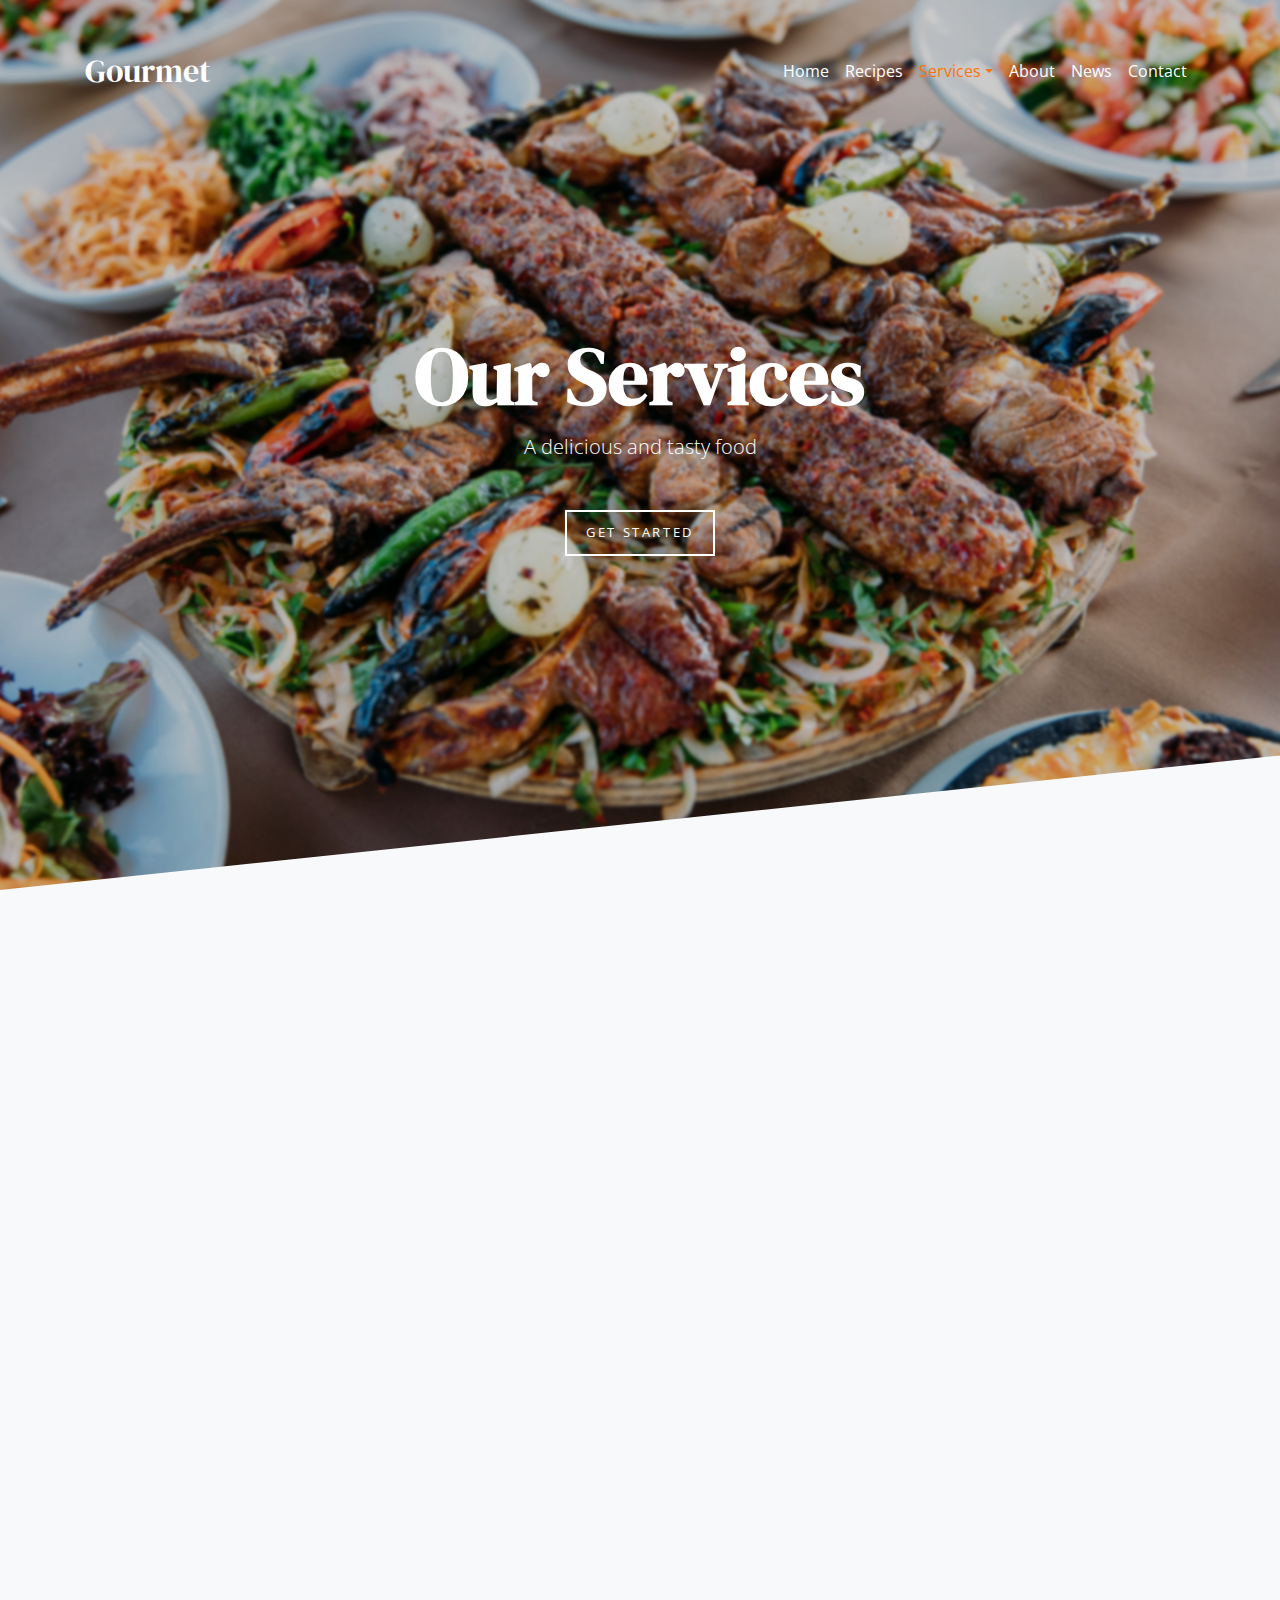
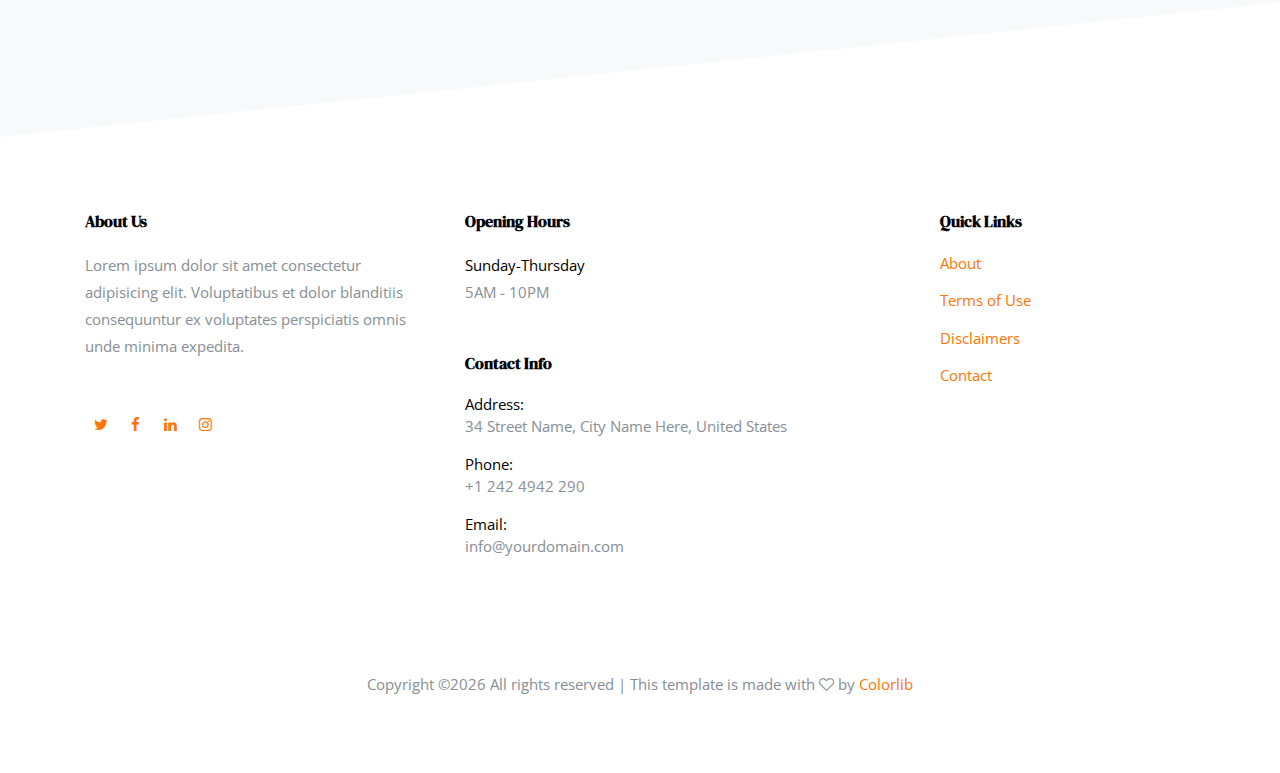
<file: services.html>
<!DOCTYPE html>
<html lang="en">
  <head>
    <title>Gourmet &mdash; Colorlib Website Template</title>
    <meta charset="utf-8">
    <meta name="viewport" content="width=device-width, initial-scale=1, shrink-to-fit=no">

    <link href="https://fonts.googleapis.com/css?family=Open+Sans:300,400,700,800|DM+Serif+Display:400,400i&display=swap" rel="stylesheet">

    <link rel="shortcut icon" href="ftco-32x32.png">

    <link href="https://fonts.googleapis.com/css?family=Open+Sans:300,400,700,800" rel="stylesheet">

    <link rel="stylesheet" href="css/bootstrap.css">
    <link rel="stylesheet" href="css/animate.css">
    <link rel="stylesheet" href="css/owl.carousel.min.css">
    <link rel="stylesheet" href="css/aos.css">

    <link rel="stylesheet" href="css/magnific-popup.css">


    <link rel="stylesheet" href="fonts/ionicons/css/ionicons.min.css">
    <link rel="stylesheet" href="fonts/fontawesome/css/font-awesome.min.css">
    <link rel="stylesheet" href="fonts/flaticon/font/flaticon.css">

    <!-- Theme Style -->
    <link rel="stylesheet" href="css/style.css">
  </head>
  <body>
    
    <header role="banner">
      <nav class="navbar navbar-expand-md navbar-dark bg-dark">
        <div class="container">
          <a class="navbar-brand" href="index.html">Gourmet</a>
          <button class="navbar-toggler" type="button" data-toggle="collapse" data-target="#navbarsExample05" aria-controls="navbarsExample05" aria-expanded="false" aria-label="Toggle navigation">
            <span class="navbar-toggler-icon"></span>
          </button>

          <div class="collapse navbar-collapse" id="navbarsExample05">
            <ul class="navbar-nav ml-auto pl-lg-5 pl-0">
              <li class="nav-item">
                <a class="nav-link" href="index.html">Home</a>
              </li>
              <li class="nav-item">
                <a class="nav-link " href="recipes.html">Recipes</a>
              </li>
              <li class="nav-item dropdown">
                <a class="nav-link dropdown-toggle active" href="services.html" id="dropdown04" data-toggle="dropdown" aria-haspopup="true" aria-expanded="false">Services</a>
                <div class="dropdown-menu" aria-labelledby="dropdown04">
                  <a class="dropdown-item" href="services.html">Delicious Food</a>
                  <a class="dropdown-item" href="services.html">Enjoy Drinks</a>
                  <a class="dropdown-item" href="services.html">Eat All You Can</a>
                </div>
              </li>
              <li class="nav-item">
                <a class="nav-link " href="about.html">About</a>
              </li>
              <li class="nav-item">
                <a class="nav-link " href="news.html">News</a>
              </li>
              <li class="nav-item">
                <a class="nav-link" href="contact.html">Contact</a>
              </li>
            </ul>

            
            
          </div>
        </div>
      </nav>
    </header>
    <!-- END header -->
    
    <div class="slider-wrap">
      <div class="slider-item" style="background-image: url('img/hero_1.jpg');">
        
        <div class="container">
          <div class="row slider-text align-items-center justify-content-center">
            <div class="col-md-8 text-center col-sm-12 ">
              <h1 data-aos="fade-up">Our Services</h1>
              <p class="mb-5" data-aos="fade-up" data-aos-delay="100">A delicious and tasty food</p>
              <p data-aos="fade-up" data-aos-delay="200"><a href="#" class="btn btn-white btn-outline-white">Get Started</a></p>
            </div>
          </div>
        </div>

      </div>
    <!-- END slider -->
    </div> 
    

    <section class="section bg-light pt-5  bottom-slant-gray">
      <div class="container">
        <div class="row">
          <div class="col-md-6 mb-4 mb-lg-5 col-lg-3 text-left service-block" data-aos="fade-up" data-aos-delay="">
            <span class="wrap-icon"><span class="flaticon-dinner d-block mb-4"></span></span>
            <h3 class="mb-2 text-primary">Enjoy Eating</h3>
            <p>A small river named Duden flows by their place and supplies it with the necessary regelialia.</p>
          </div>
          <div class="col-md-6 mb-4 mb-lg-5 col-lg-3 text-left service-block" data-aos="fade-up" data-aos-delay="100">
            <span class="wrap-icon"><span class="flaticon-fish d-block mb-4"></span></span>
            <h3 class="mb-2 text-primary">Fresh Sea Foods</h3>
            <p>A small river named Duden flows by their place and supplies it with the necessary regelialia.</p>
          </div>
          <div class="col-md-6 mb-4 mb-lg-5 col-lg-3 text-left service-block" data-aos="fade-up" data-aos-delay="200">
            <span class="wrap-icon"><span class="flaticon-hot-coffee-rounded-cup-on-a-plate-from-side-view d-block mb-4"></span></span>
            <h3 class="mb-2 text-primary">Cup of Coffees</h3>
            <p>A small river named Duden flows by their place and supplies it with the necessary regelialia.</p>
          </div>
          <div class="col-md-6 mb-4 mb-lg-5 col-lg-3 text-left service-block" data-aos="fade-up" data-aos-delay="300">
            <span class="wrap-icon"><span class="flaticon-meat d-block mb-4"></span></span>
            <h3 class="mb-2 text-primary">Meat Eaters</h3>
            <p>A small river named Duden flows by their place and supplies it with the necessary regelialia.</p>
          </div>

          <div class="col-md-6 mb-4 mb-lg-5 col-lg-3 text-left service-block" data-aos="fade-up" data-aos-delay="">
            <span class="wrap-icon"><span class="flaticon-cook d-block mb-4"></span></span>
            <h3 class="mb-2 text-primary">Free Hot Soup</h3>
            <p>A small river named Duden flows by their place and supplies it with the necessary regelialia.</p>
          </div>
          <div class="col-md-6 mb-4 mb-lg-5 col-lg-3 text-left service-block" data-aos="fade-up" data-aos-delay="100">
            <span class="wrap-icon"><span class="flaticon-alcohol d-block mb-4"></span></span>
            <h3 class="mb-2 text-primary">Drinks &amp; Beverages</h3>
            <p>A small river named Duden flows by their place and supplies it with the necessary regelialia.</p>
          </div>
          <div class="col-md-6 mb-4 mb-lg-5 col-lg-3 text-left service-block" data-aos="fade-up" data-aos-delay="300">
            <span class="wrap-icon"><span class="flaticon-meat d-block mb-4"></span></span>
            <h3 class="mb-2 text-primary">Meat Eaters</h3>
            <p>A small river named Duden flows by their place and supplies it with the necessary regelialia.</p>
          </div>
          <div class="col-md-6 mb-4 mb-lg-5 col-lg-3 text-left service-block" data-aos="fade-up" data-aos-delay="200">
            <span class="wrap-icon"><span class="flaticon-hot-coffee-rounded-cup-on-a-plate-from-side-view d-block mb-4"></span></span>
            <h3 class="mb-2 text-primary">Cup of Coffees</h3>
            <p>A small river named Duden flows by their place and supplies it with the necessary regelialia.</p>
          </div>
          

        </div>
      </div>
    </section>
    
    

   

    <footer class="site-footer" role="contentinfo">
      
      <div class="container">
        <div class="row mb-5">
          <div class="col-md-4 mb-5">
            <h3>About Us</h3>
            <p class="mb-5">Lorem ipsum dolor sit amet consectetur adipisicing elit. Voluptatibus et dolor blanditiis consequuntur ex voluptates perspiciatis omnis unde minima expedita.</p>
            <ul class="list-unstyled footer-link d-flex footer-social">
              <li><a href="#" class="p-2"><span class="fa fa-twitter"></span></a></li>
              <li><a href="#" class="p-2"><span class="fa fa-facebook"></span></a></li>
              <li><a href="#" class="p-2"><span class="fa fa-linkedin"></span></a></li>
              <li><a href="#" class="p-2"><span class="fa fa-instagram"></span></a></li>
            </ul>

          </div>
          <div class="col-md-5 mb-5">
            <div class="mb-5">
              <h3>Opening Hours</h3>
              <p><strong class="d-block font-weight-normal text-black">Sunday-Thursday</strong> 5AM - 10PM</p>
            </div>
            <div>
              <h3>Contact Info</h3>
              <ul class="list-unstyled footer-link">
                <li class="d-block">
                  <span class="d-block text-black">Address:</span>
                  <span>34 Street Name, City Name Here, United States</span></li>
                <li class="d-block"><span class="d-block text-black">Phone:</span><span>+1 242 4942 290</span></li>
                <li class="d-block"><span class="d-block text-black">Email:</span><span>info@yourdomain.com</span></li>
              </ul>
            </div>
          </div>
          <div class="col-md-3 mb-5">
            <h3>Quick Links</h3>
            <ul class="list-unstyled footer-link">
              <li><a href="#">About</a></li>
              <li><a href="#">Terms of Use</a></li>
              <li><a href="#">Disclaimers</a></li>
              <li><a href="#">Contact</a></li>
            </ul>
          </div>
          <div class="col-md-3">
          
          </div>
        </div>
        <div class="row">
          <div class="col-12 text-md-center text-left">
            <p>
            <!-- Link back to Colorlib can't be removed. Template is licensed under CC BY 3.0. -->
Copyright &copy;<script>document.write(new Date().getFullYear());</script> All rights reserved | This template is made with <i class="fa fa-heart-o" aria-hidden="true"></i> by <a href="https://colorlib.com" target="_blank">Colorlib</a>
<!-- Link back to Colorlib can't be removed. Template is licensed under CC BY 3.0. -->

            </p>
          </div>
        </div>
      </div>
    </footer>
    <!-- END footer -->

    <!-- loader -->
    <div id="loader" class="show fullscreen"><svg class="circular" width="48px" height="48px"><circle class="path-bg" cx="24" cy="24" r="22" fill="none" stroke-width="4" stroke="#eeeeee"/><circle class="path" cx="24" cy="24" r="22" fill="none" stroke-width="4" stroke-miterlimit="10" stroke="#cf1d16"/></svg></div>

    <script src="js/jquery-3.2.1.min.js"></script>
    <script src="js/popper.min.js"></script>
    <script src="js/bootstrap.min.js"></script>
    <script src="js/owl.carousel.min.js"></script>
    <script src="js/jquery.waypoints.min.js"></script>
    <script src="js/aos.js"></script>

    <script src="js/jquery.magnific-popup.min.js"></script>
    <script src="js/magnific-popup-options.js"></script>
    

    <script src="js/main.js"></script>
    
  </body>
</html>
</file>
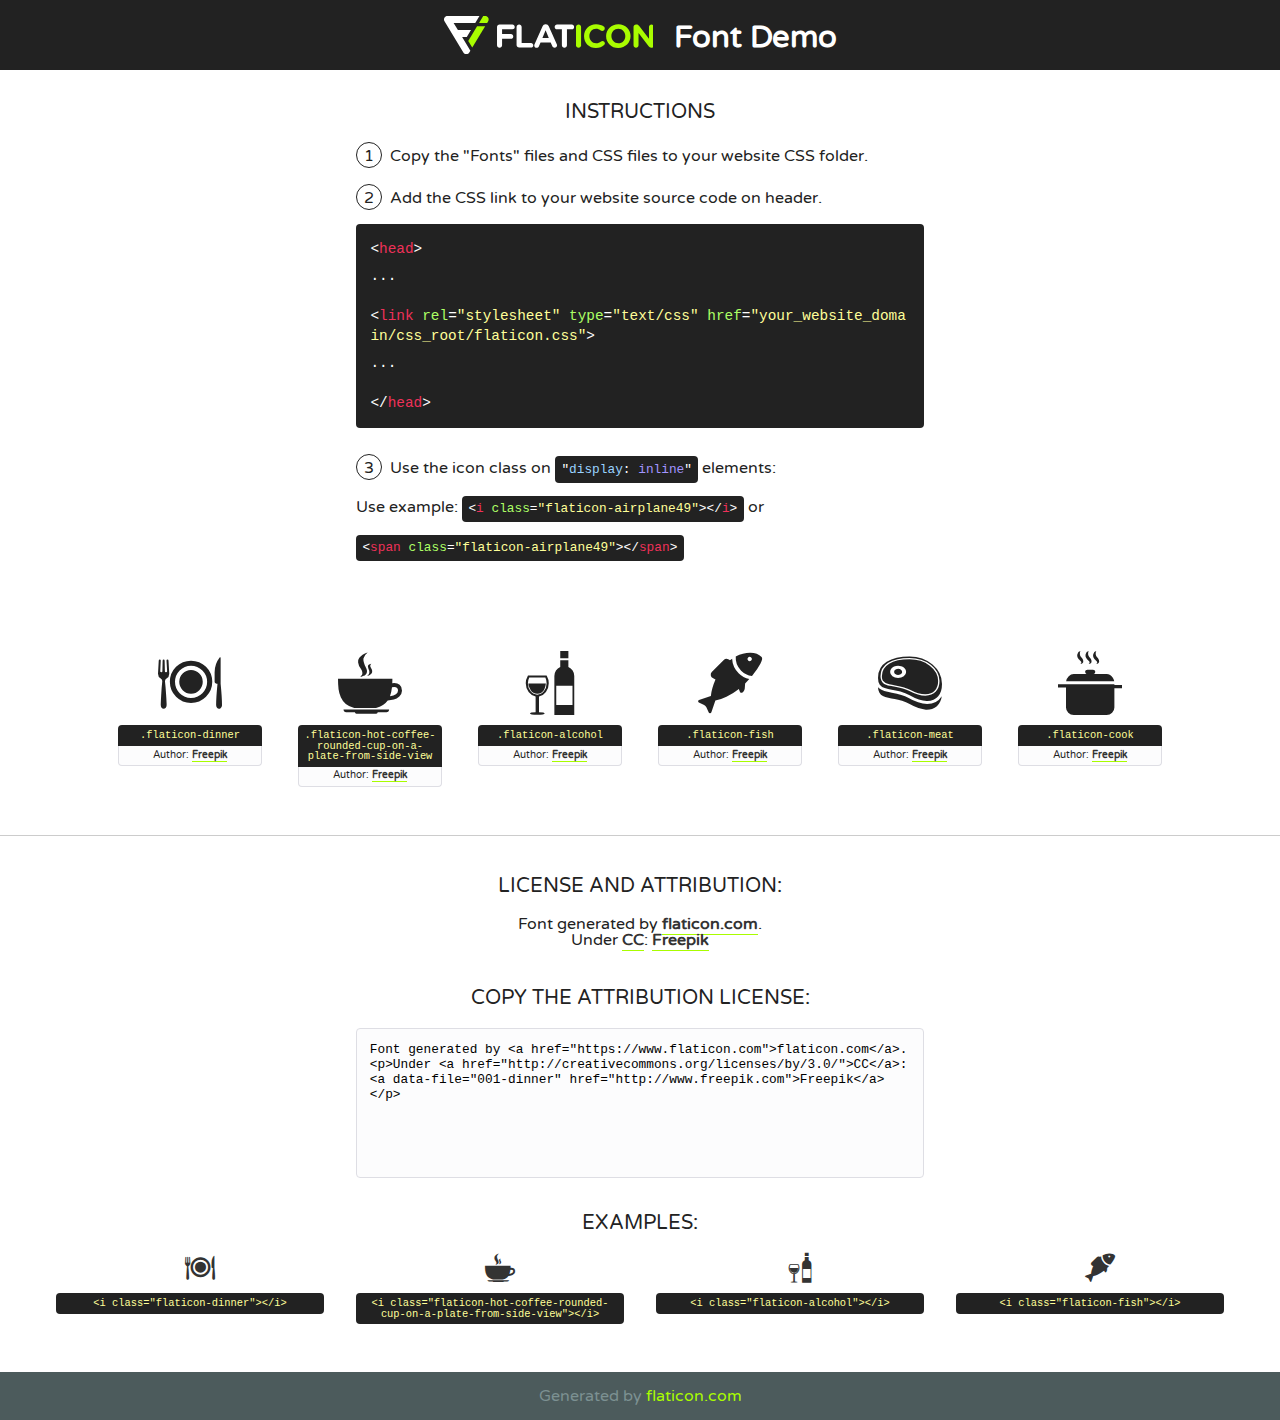
<file: fonts/flaticon/font/flaticon.html>
<!DOCTYPE html>
<!--
  Flaticon icon font: Flaticon
  Creation date: 02/05/2019 01:22
-->
<html>
<!DOCTYPE html>
<html>

<head>
    <title>Flaticon WebFont</title>
    <link href="http://fonts.googleapis.com/css?family=Varela+Round" rel="stylesheet" type="text/css" />
    <link rel="stylesheet" type="text/css" href="flaticon.css">
    <meta charset="UTF-8">
    <style>
    html, body, div, span, applet, object, iframe,
    h1, h2, h3, h4, h5, h6, p, blockquote, pre,
    a, abbr, acronym, address, big, cite, code,
    del, dfn, em, img, ins, kbd, q, s, samp,
    small, strike, strong, sub, sup, tt, var,
    b, u, i, center,
    dl, dt, dd, ol, ul, li,
    fieldset, form, label, legend,
    table, caption, tbody, tfoot, thead, tr, th, td,
    article, aside, canvas, details, embed, 
    figure, figcaption, footer, header, hgroup, 
    menu, nav, output, ruby, section, summary,
    time, mark, audio, video {
        margin: 0;
        padding: 0;
        border: 0;
        font-size: 100%;
        font: inherit;
        vertical-align: baseline;
    }
    /* HTML5 display-role reset for older browsers */
    article, aside, details, figcaption, figure, 
    footer, header, hgroup, menu, nav, section {
        display: block;
    }
    body {
        line-height: 1;
    }
    ol, ul {
        list-style: none;
    }
    blockquote, q {
        quotes: none;
    }
    blockquote:before, blockquote:after,
    q:before, q:after {
        content: '';
        content: none;
    }
    table {
        border-collapse: collapse;
        border-spacing: 0;
    }
    body {
        font-family: 'Varela Round', Helvetica, Arial, sans-serif;
        font-size: 16px;
        color: #222;
    }
    a {
        color: #333;
        border-bottom: 1px solid #a9fd00;
        font-weight: bold;
        text-decoration: none;
    }
    * {
        -moz-box-sizing: border-box;
        -webkit-box-sizing: border-box;
        box-sizing: border-box;
        margin: 0;
        padding: 0;
    }
    [class^="flaticon-"]:before, [class*=" flaticon-"]:before, [class^="flaticon-"]:after, [class*=" flaticon-"]:after {
        font-family: Flaticon;
        font-size: 30px;
        font-style: normal;
        margin-left: 20px;
        color: #333;
    }
    .wrapper {
        max-width: 600px;
        margin: auto;
        padding: 0 1em;
    }
    .title {
        font-size: 1.25em;
        text-align: center;
        margin-bottom: 1em;
        text-transform: uppercase;
    }
    header {
        text-align: center;
        background-color: #222;
        color: #fff;
        padding: 1em;
    }
    header .logo {
        width: 210px;
        height: 38px;
        display: inline-block;
        vertical-align: middle;
        margin-right: 1em;
        border: none;
    }
    header strong {
        font-size: 1.95em;
        font-weight: bold;
        vertical-align: middle;
        margin-top: 5px;
        display: inline-block;
    }
    .demo {
        margin: 2em auto;
        line-height: 1.25em;
    }
    .demo ul li {
        margin-bottom: 1em;
    }
    .demo ul li .num {
        color: #222;
        border-radius: 20px;
        display: inline-block;
        width: 26px;
        padding: 3px;
        height: 26px;
        text-align: center;
        margin-right: 0.5em;
        border: 1px solid #222;
    }
    .demo ul li code {
        background-color: #222;
        border-radius: 4px;
        padding: 0.25em 0.5em;
        display: inline-block;
        color: #fff;
        font-family: Consolas,Monaco,Lucida Console,Liberation Mono,DejaVu Sans Mono,Bitstream Vera Sans Mono,Courier New, monospace;
        font-weight: lighter;
        margin-top: 1em;
        font-size: 0.8em;
        word-break: break-all;
    }
    .demo ul li code.big {
        padding: 1em;
        font-size: 0.9em;
    }
    .demo ul li code .red {
        color: #EF3159;
    }
    .demo ul li code .green {
        color: #ACFF65;
    }
    .demo ul li code .yellow {
        color: #FFFF99;
    }
    .demo ul li code .blue {
        color: #99D3FF;
    }
    .demo ul li code .purple {
        color: #A295FF;
    }
    .demo ul li code .dots {
        margin-top: 0.5em;
        display: block;
    }
    #glyphs {
        border-bottom: 1px solid #ccc;
        padding: 2em 0;
        text-align: center;
    }
    .glyph {
        display: inline-block;
        width: 9em;
        margin: 1em;
        text-align: center;
        vertical-align: top;
        background: #FFF;
    }
    .glyph .glyph-icon {
        padding: 10px;
        display: block;
        font-family:"Flaticon";
        font-size: 64px;
        line-height: 1;
    }
    .glyph .glyph-icon:before {
        font-size: 64px;
        color: #222;
        margin-left: 0;
    }
    .class-name {
        font-size: 0.65em;
        background-color: #222;
        color: #fff;
        border-radius: 4px 4px 0 0;
        padding: 0.5em;
        color: #FFFF99;
        font-family: Consolas,Monaco,Lucida Console,Liberation Mono,DejaVu Sans Mono,Bitstream Vera Sans Mono,Courier New, monospace;
    }
    .author-name {
        font-size: 0.6em;
        background-color: #fcfcfd;
        border: 1px solid #DEDEE4;
        border-top: 0;
        border-radius: 0 0 4px 4px;
        padding: 0.5em;
    }
    .class-name:last-child {
        font-size: 10px;
        color:#888;
    }
    .class-name:last-child a {
        font-size: 10px;
        color:#555;
    }
    .class-name:last-child a:hover {
        color:#a9fd00;
    }
    .glyph > input {
        display: block;
        width: 100px;
        margin: 5px auto;
        text-align: center;
        font-size: 12px;
        cursor: text;
    }
    .glyph > input.icon-input {
        font-family:"Flaticon";
        font-size: 16px;
        margin-bottom: 10px;
    }
    .attribution .title {
        margin-top: 2em;
    }
    .attribution textarea {
        background-color: #fcfcfd;
        padding: 1em;
        border: none;
        box-shadow: none;
        border: 1px solid #DEDEE4;
        border-radius: 4px;
        resize: none;
        width: 100%;
        height: 150px;
        font-size: 0.8em;
        font-family: Consolas,Monaco,Lucida Console,Liberation Mono,DejaVu Sans Mono,Bitstream Vera Sans Mono,Courier New, monospace;
        -webkit-appearance: none;
    }
    .iconsuse {
        margin: 2em auto;
        text-align: center;
        max-width: 1200px;
    }
    .iconsuse:after {
        content: '';
        display: table;
        clear: both;
    }
    .iconsuse .image {
        float: left;
        width: 25%;
        padding: 0 1em;
    }
    .iconsuse .image p {
        margin-bottom: 1em;
    }
    .iconsuse .image span {
        display: block;
        font-size: 0.65em;
        background-color: #222;
        color: #fff;
        border-radius: 4px;
        padding: 0.5em;
        color: #FFFF99;
        margin-top: 1em;
        font-family: Consolas,Monaco,Lucida Console,Liberation Mono,DejaVu Sans Mono,Bitstream Vera Sans Mono,Courier New, monospace;
    }
    #footer {
        text-align: center;
        background-color: #4C5B5C;
        color: #7c9192;
        padding: 1em;
    }
    #footer a {
        border: none;
        color: #a9fd00;
        font-weight: normal;
    }
    @media (max-width: 960px) {
        .iconsuse .image {
            width: 50%;
        }
    }
    @media (max-width: 560px) {
        .iconsuse .image {
            width: 100%;
        }
    }
    </style>
</head>

<body class="characters-off">

    <header>
        <a href="https://www.flaticon.com" target="_blank" class="logo">
            <svg version="1.1" xmlns="http://www.w3.org/2000/svg" xmlns:xlink="http://www.w3.org/1999/xlink" xmlns:a="http://ns.adobe.com/AdobeSVGViewerExtensions/3.0/" viewBox="0 0 560.875 102.036" enable-background="new 0 0 560.875 102.036" xml:space="preserve">
                <defs>
                </defs>
                <g>
                    <g class="letters">
                        <path fill="#ffffff" d="M141.596,29.675c0-3.777,2.985-6.767,6.764-6.767h34.438c3.426,0,6.15,2.728,6.15,6.15
                        c0,3.43-2.724,6.149-6.15,6.149h-27.674v13.091h23.719c3.429,0,6.151,2.724,6.151,6.15c0,3.43-2.723,6.149-6.151,6.149h-23.719
                        v17.574c0,3.773-2.986,6.761-6.764,6.761c-3.779,0-6.764-2.989-6.764-6.761V29.675z"></path>
                        <path fill="#ffffff" d="M193.844,29.149c0-3.781,2.985-6.767,6.764-6.767c3.776,0,6.763,2.985,6.763,6.767v42.957h25.039
                        c3.426,0,6.149,2.726,6.149,6.153c0,3.425-2.723,6.15-6.149,6.15h-31.802c-3.779,0-6.764-2.986-6.764-6.768V29.149z"></path>
                        <path fill="#ffffff" d="M241.891,75.71l21.438-48.407c1.492-3.341,4.215-5.357,7.906-5.357h0.792
                        c3.686,0,6.323,2.017,7.815,5.357l21.439,48.407c0.436,0.967,0.701,1.845,0.701,2.723c0,3.602-2.809,6.501-6.414,6.501
                        c-3.161,0-5.269-1.845-6.499-4.655l-4.132-9.661h-27.059l-4.301,10.102c-1.144,2.631-3.426,4.214-6.237,4.214
                        c-3.517,0-6.24-2.81-6.24-6.325C241.1,77.64,241.451,76.677,241.891,75.71z M279.932,58.666l-8.521-20.297l-8.526,20.297H279.932
                        z"></path>
                        <path fill="#ffffff" d="M314.864,35.387H301.86c-3.429,0-6.239-2.813-6.239-6.238c0-3.429,2.811-6.24,6.239-6.24h39.533
                        c3.426,0,6.237,2.811,6.237,6.24c0,3.425-2.811,6.238-6.237,6.238h-13.001v42.785c0,3.773-2.99,6.761-6.764,6.761
                        c-3.779,0-6.764-2.989-6.764-6.761V35.387z"></path>
                        <path fill="#A9FD00" d="M352.615,29.149c0-3.781,2.985-6.767,6.767-6.767c3.774,0,6.761,2.985,6.761,6.767v49.024
                        c0,3.773-2.987,6.761-6.761,6.761c-3.781,0-6.767-2.989-6.767-6.761V29.149z"></path>
                        <path fill="#A9FD00" d="M374.132,53.836v-0.179c0-17.481,13.178-31.801,32.065-31.801c9.22,0,15.459,2.458,20.557,6.238
                        c1.402,1.054,2.637,2.985,2.637,5.357c0,3.692-2.985,6.59-6.681,6.59c-1.845,0-3.071-0.702-4.044-1.319
                        c-3.776-2.813-7.729-4.393-12.562-4.393c-10.364,0-17.831,8.611-17.831,19.154v0.173c0,10.542,7.291,19.329,17.831,19.329
                        c5.715,0,9.492-1.756,13.359-4.834c1.049-0.874,2.458-1.491,4.039-1.491c3.429,0,6.325,2.813,6.325,6.236
                        c0,2.106-1.056,3.78-2.282,4.834c-5.539,4.834-12.036,7.733-21.878,7.733C387.572,85.464,374.132,71.493,374.132,53.836z"></path>
                        <path fill="#A9FD00" d="M433.009,53.836v-0.179c0-17.481,13.79-31.801,32.766-31.801c18.981,0,32.592,14.143,32.592,31.628v0.173
                        c0,17.483-13.785,31.807-32.769,31.807C446.625,85.464,433.009,71.32,433.009,53.836z M484.224,53.836v-0.179
                        c0-10.539-7.725-19.326-18.626-19.326c-10.893,0-18.449,8.611-18.449,19.154v0.173c0,10.542,7.73,19.329,18.626,19.329
                        C476.676,72.986,484.224,64.378,484.224,53.836z"></path>
                        <path fill="#A9FD00" d="M506.233,29.321c0-3.774,2.99-6.763,6.767-6.763h1.401c3.252,0,5.183,1.583,7.029,3.953l26.093,34.265
                        V29.059c0-3.692,2.99-6.677,6.681-6.677c3.683,0,6.671,2.985,6.671,6.677v48.934c0,3.78-2.987,6.765-6.764,6.765h-0.436
                        c-3.257,0-5.188-1.581-7.034-3.953l-27.056-35.492v32.944c0,3.687-2.985,6.676-6.678,6.676c-3.683,0-6.673-2.989-6.673-6.676
                        V29.321z"></path>
                    </g>
                    <g class="insignia">
                        <path fill="#ffffff" d="M48.372,56.137h12.517l11.156-18.537H37.186L25.688,18.539h57.825L94.668,0H9.271
                        C5.925,0,2.842,1.801,1.198,4.716c-1.644,2.907-1.593,6.482,0.134,9.343l50.38,83.501c1.678,2.781,4.689,4.476,7.938,4.476
                        c3.246,0,6.257-1.695,7.935-4.476l2.898-4.804L48.372,56.137z"></path>
                        <g class="i">
                            <path fill="#A9FD00" d="M93.575,18.539h0.031v0.004l21.652,0.004l2.705-4.488c1.727-2.861,1.778-6.436,0.133-9.343
                            C116.454,1.801,113.371,0,110.026,0h-5.294L93.575,18.539z"></path>
                            <polygon fill="#A9FD00" points="88.291,27.356 64.725,66.486 75.519,84.404 109.942,27.356"></polygon>
                        </g>
                    </g>
                </g>
            </svg>
        </a>
        <strong>Font Demo</strong>
    </header>


    <section class="demo wrapper">

        <p class="title">Instructions</p>

        <ul>
            <li>
                <span class="num">1</span>Copy the "Fonts" files and CSS files to your website CSS folder.
            </li>
            <li>
                <span class="num">2</span>Add the CSS link to your website source code on header.
                <code class="big">
                    &lt;<span class="red">head</span>&gt;
                    <br/><span class="dots">...</span>
                    <br/>&lt;<span class="red">link</span> <span class="green">rel</span>=<span class="yellow">"stylesheet"</span> <span class="green">type</span>=<span class="yellow">"text/css"</span> <span class="green">href</span>=<span class="yellow">"your_website_domain/css_root/flaticon.css"</span>&gt;
                    <br/><span class="dots">...</span>
                    <br/>&lt;/<span class="red">head</span>&gt;
                </code>
            </li>

            <li>
                <p>
                    <span class="num">3</span>Use the icon class on <code>"<span class="blue">display</span>:<span class="purple"> inline</span>"</code> elements:
                    <br />
                    Use example: <code>&lt;<span class="red">i</span> <span class="green">class</span>=<span class="yellow">&quot;flaticon-airplane49&quot;</span>&gt;&lt;/<span class="red">i</span>&gt;</code> or <code>&lt;<span class="red">span</span> <span class="green">class</span>=<span class="yellow">&quot;flaticon-airplane49&quot;</span>&gt;&lt;/<span class="red">span</span>&gt;</code>
            </li>
        </ul>

    </section>




   <section id="glyphs">          
    
      
        <div class="glyph"><div class="glyph-icon flaticon-dinner"></div>
            <div class="class-name">.flaticon-dinner</div>
            <div class="author-name">Author: <a data-file="001-dinner" href="http://www.freepik.com">Freepik</a> </div> 
        </div>        
        
        <div class="glyph"><div class="glyph-icon flaticon-hot-coffee-rounded-cup-on-a-plate-from-side-view"></div>
            <div class="class-name">.flaticon-hot-coffee-rounded-cup-on-a-plate-from-side-view</div>
            <div class="author-name">Author: <a data-file="002-hot-coffee-rounded-cup-on-a-plate-from-side-view" href="http://www.freepik.com">Freepik</a> </div> 
        </div>        
        
        <div class="glyph"><div class="glyph-icon flaticon-alcohol"></div>
            <div class="class-name">.flaticon-alcohol</div>
            <div class="author-name">Author: <a data-file="003-alcohol" href="http://www.freepik.com">Freepik</a> </div> 
        </div>        
        
        <div class="glyph"><div class="glyph-icon flaticon-fish"></div>
            <div class="class-name">.flaticon-fish</div>
            <div class="author-name">Author: <a data-file="004-fish" href="http://www.freepik.com">Freepik</a> </div> 
        </div>        
        
        <div class="glyph"><div class="glyph-icon flaticon-meat"></div>
            <div class="class-name">.flaticon-meat</div>
            <div class="author-name">Author: <a data-file="005-meat" href="http://www.freepik.com">Freepik</a> </div> 
        </div>        
        
        <div class="glyph"><div class="glyph-icon flaticon-cook"></div>
            <div class="class-name">.flaticon-cook</div>
            <div class="author-name">Author: <a data-file="006-cook" href="http://www.freepik.com">Freepik</a> </div> 
        </div>        
        

    </section>



    <section class="attribution wrapper"   style="text-align:center;">

      <div class="title">License and attribution:</div><div class="attrDiv">Font generated by <a href="https://www.flaticon.com">flaticon.com</a>. <div><p>Under <a href="http://creativecommons.org/licenses/by/3.0/">CC</a>: <a data-file="001-dinner" href="http://www.freepik.com">Freepik</a></p>  </div>
      </div>
      <div class="title">Copy the Attribution License:</div>

    <textarea onclick="this.focus();this.select();">Font generated by &lt;a href=&quot;https://www.flaticon.com&quot;&gt;flaticon.com&lt;/a&gt;. <p>Under <a href="http://creativecommons.org/licenses/by/3.0/">CC</a>: <a data-file="001-dinner" href="http://www.freepik.com">Freepik</a></p>  
     </textarea>

    </section>

    <section class="iconsuse">

          <div class="title">Examples:</div>            
             
            <div class="image">
                <p>
                    <i class="glyph-icon flaticon-dinner"></i> 
                    <span>&lt;i class=&quot;flaticon-dinner&quot;&gt;&lt;/i&gt;</span>
                </p>
            </div>
            
            <div class="image">
                <p>
                    <i class="glyph-icon flaticon-hot-coffee-rounded-cup-on-a-plate-from-side-view"></i> 
                    <span>&lt;i class=&quot;flaticon-hot-coffee-rounded-cup-on-a-plate-from-side-view&quot;&gt;&lt;/i&gt;</span>
                </p>
            </div>
            
            <div class="image">
                <p>
                    <i class="glyph-icon flaticon-alcohol"></i> 
                    <span>&lt;i class=&quot;flaticon-alcohol&quot;&gt;&lt;/i&gt;</span>
                </p>
            </div>
            
            <div class="image">
                <p>
                    <i class="glyph-icon flaticon-fish"></i> 
                    <span>&lt;i class=&quot;flaticon-fish&quot;&gt;&lt;/i&gt;</span>
                </p>
            </div>
                       
        </div>
                            
    </section>

<div id="footer">
    <div>Generated by <a href="https://www.flaticon.com">flaticon.com</a>
    </div>
</div>



</body>
</html>
</file>
<file: fonts/flaticon/font/flaticon.css>
/*
  	Flaticon icon font: Flaticon
  	Creation date: 02/05/2019 01:22
  	*/

@font-face {
  font-family: "Flaticon";
  src: url("./Flaticon.eot");
  src: url("./Flaticon.eot?#iefix") format("embedded-opentype"),
       url("./Flaticon.woff2") format("woff2"),
       url("./Flaticon.woff") format("woff"),
       url("./Flaticon.ttf") format("truetype"),
       url("./Flaticon.svg#Flaticon") format("svg");
  font-weight: normal;
  font-style: normal;
}

@media screen and (-webkit-min-device-pixel-ratio:0) {
  @font-face {
    font-family: "Flaticon";
    src: url("./Flaticon.svg#Flaticon") format("svg");
  }
}

[class^="flaticon-"]:before, [class*=" flaticon-"]:before,
[class^="flaticon-"]:after, [class*=" flaticon-"]:after {   
  font-family: Flaticon;
        font-style: normal;
/* Better Font Rendering =========== */
  -webkit-font-smoothing: antialiased;
  -moz-osx-font-smoothing: grayscale;
}

.flaticon-dinner:before { content: "\f100"; }
.flaticon-hot-coffee-rounded-cup-on-a-plate-from-side-view:before { content: "\f101"; }
.flaticon-alcohol:before { content: "\f102"; }
.flaticon-fish:before { content: "\f103"; }
.flaticon-meat:before { content: "\f104"; }
.flaticon-cook:before { content: "\f105"; }
</file>
<file: css/style.css>
html{overflow-x:hidden}body{background:#fff;font-family:"Open Sans", Arial, sans-serif;font-weight:400;font-size:15px;line-height:1.8;color:#868e96}a{-webkit-transition:.3s all ease;-o-transition:.3s all ease;transition:.3s all ease;text-decoration:none}a:hover{text-decoration:none}h1,h2,h3,h4,h5{color:#000;font-family:"DM Serif Display", serif}.btn,.form-control{outline:none;-webkit-box-shadow:none!important;box-shadow:none!important;border-radius:0px!important}.btn:active,.btn:focus,.form-control:active,.form-control:focus{outline:none}.form-control{-webkit-box-shadow:none!important;box-shadow:none!important;height:46px;border-width:1px}.form-control:active,.form-control:focus{border-color:#ff7404}textarea.form-control{height:inherit}.btn{font-size:13px;text-transform:uppercase;letter-spacing:.2em}.btn.btn-primary{color:#fff;border-width:2px}.btn.btn-primary:active,.btn.btn-primary:focus,.btn.btn-primary:hover{border-color:#ff9037;background:#ff9037}.btn.btn-sm{font-size:12px}.btn.btn-outline-primary{border-width:2px;color:#ff7404}.btn.btn-outline-primary:active,.btn.btn-outline-primary:focus,.btn.btn-outline-primary:hover{color:#fff}.btn.btn-outline-white{border-width:2px;border-color:#fff;color:#fff}.btn.btn-outline-white:focus,.btn.btn-outline-white:hover{background:#fff;color:#000!important;border-width:2px}.btn:hover{text-decoration:none}header{position:absolute;top:0;left:0;width:100%;z-index:5;padding:0px 0}@media (min-width:768px){header{padding:30px 0}}header .navbar-brand{font-family:"DM Serif Display", serif;font-size:2rem}header .navbar-brand.absolute{position:absolute}@media (max-width:991px){header .navbar-brand.absolute{position:relative}}header .navbar-brand span{color:#ff7404}@media (min-width:768px){header .navbar-brand span{color:#ced4da}}header .navbar{background:black!important;padding-top:.5rem;padding-bottom:.5rem}@media (min-width:768px){header .navbar{padding-top:0;padding-bottom:0;background:none!important;position:relative}}header .navbar .nav-link{padding:1.7rem 1rem;outline:none!important;font-size:1rem;color:white!important}@media (max-width:1199px){header .navbar .nav-link{padding:.5rem 0rem}}header .navbar .nav-link.active{color:#ff7404!important}header .navbar .dropdown-menu{font-size:14px;border-radius:4px;border:none;-webkit-box-shadow:0 2px 30px 0px rgba(0, 0, 0, 0.2);box-shadow:0 2px 30px 0px rgba(0, 0, 0, 0.2);min-width:13em;margin-top:-10px}header .navbar .dropdown-menu:before{bottom:100%;left:10%;border:solid transparent;content:" ";height:0;width:0;position:absolute;pointer-events:none;border-bottom-color:#fff;border-width:7px}@media (max-width:991px){header .navbar .dropdown-menu:before{display:none}}header .navbar .dropdown-menu .dropdown-item:hover{background:#ff7404;color:#fff}header .navbar .dropdown-menu .dropdown-item.active{background:#ff7404;color:#fff}header .navbar .dropdown-menu a{padding-top:7px;padding-bottom:7px}header .navbar .cta-btn a{background:#ff7404;color:#fff!important;text-transform:uppercase;font-size:.8rem;padding:15px 20px!important;line-height:1;font-weight:bold;-webkit-transition:.3s all ease;-o-transition:.3s all ease;transition:.3s all ease}header .navbar .cta-btn a:hover{background:#fff;color:#ff7404!important;-webkit-box-shadow:2px 0 30px -5px rgba(0, 0, 0, 0.2);box-shadow:2px 0 30px -5px rgba(0, 0, 0, 0.2)}.half .image,.half .text{width:50%}@media (max-width:991px){.half .image,.half .text{width:100%}}.half .text{padding:7%}.half .image{background-size:cover;background-position:center center}@media (max-width:991px){.half .image{height:350px}}.section-heading h2{font-size:50px}.section-heading .small-sub-heading{font-size:14px;color:#ff7404}.blog .media h3{font-size:20px;margin-bottom:10px}.blog .media .post-meta{font-size:14px;letter-spacing:.2em;text-transform:uppercase}.blog .media>a{width:40%}@media (max-width:767px){.blog .media>a{width:100%;margin-bottom:30px}}.item-dishes{position:relative;display:block;overflow:hidden}.item-dishes img{-webkit-transform:scale(1);-ms-transform:scale(1);transform:scale(1);-webkit-transition:.3s all ease-out;-o-transition:.3s all ease-out;transition:.3s all ease-out;z-index:1}.item-dishes:before{position:absolute;content:"";left:0;right:0;bottom:0;top:0;z-index:2;background:#000;opacity:.3}.item-dishes .text{z-index:3;position:absolute;top:50%;-webkit-transform:translateY(-50%);-ms-transform:translateY(-50%);transform:translateY(-50%);width:100%;text-align:center}.item-dishes .text .dishes-heading{font-size:30px;font-weight:700;max-width:500px;margin:0 auto;text-transform:uppercase;color:#fff}@media (max-width:991px){.item-dishes .text .dishes-heading{font-size:1.3rem}}.item-dishes .text .dishes-price{font-weight:700;font-size:50px;color:#fff;border:none!important;line-height:100px;border-radius:50%;-webkit-transition:.3s all ease;-o-transition:.3s all ease;transition:.3s all ease}.item-dishes:hover img{-webkit-transform:scale(1.1);-ms-transform:scale(1.1);transform:scale(1.1)}.item-dishes:hover .dishes-price{background:transparent;border:2px solid #fff}.heading-wrap{position:relative}.heading-wrap h2{font-size:50px;position:relative;padding-top:30px;z-index:2;font-weight:800}.heading-wrap h2:before{width:80px;height:2px;background:#ff7404;content:"";position:absolute;top:0;left:50%;-webkit-transform:translateX(-50%);-ms-transform:translateX(-50%);transform:translateX(-50%)}.heading-wrap.text-left h2:before{left:0;-webkit-transform:translateX(0%);-ms-transform:translateX(0%);transform:translateX(0%)}.heading-wrap .back-text,.heading-wrap .back-text-dark{z-index:0;line-height:1;top:.5em;left:50%;margin-top:-50px;-webkit-transform:translateX(-50%);-ms-transform:translateX(-50%);transform:translateX(-50%);font-weight:800;font-size:200px;position:absolute;width:100%;color:#f7f7f7;text-transform:uppercase}.heading-wrap .back-text-dark{color:#f2f2f2!important}.lead{font-size:16px}.testimonial p{font-size:20px;color:#000}.testimonial .author img{width:80px;height:80px;border-radius:50%}.testimonial .author .author-info{margin-top:20px}.testimonial .author h4{font-size:18px;margin-bottom:0}.testimonial .author p{color:#cccccc;font-size:14px}.blog,.sched{display:block;background-color:#fff}.blog .bg-image,.blog .text,.sched .bg-image,.sched .text{width:100%}@media (min-width:992px){.blog .bg-image,.blog .text,.sched .bg-image,.sched .text{width:50%}}.blog h3,.sched h3{font-size:20px}.blog .text,.sched .text{padding:30px}.blog .sched-time,.sched .sched-time{font-size:13px;color:#999999}.blog .bg-image,.sched .bg-image{background-size:cover;background-position:center center}@media (max-width:991px){.blog .bg-image,.sched .bg-image{height:200px}}@media (min-width:768px){.blog{margin-bottom:30px}}.blog .bg-image,.blog .text{width:100%}@media (min-width:992px){.blog .bg-image,.blog .text{width:100%}}.blog .bg-image{height:300px}.custom-icon{font-size:70px;color:#ff7404}.owl-carousel .owl-item{-webkit-transition:.3s all ease-in-out;-o-transition:.3s all ease-in-out;transition:.3s all ease-in-out;opacity:.2}.owl-carousel .owl-item.active{opacity:1}.owl-carousel .owl-nav{position:absolute;top:50%;width:100%}.owl-carousel .owl-nav .owl-next,.owl-carousel .owl-nav .owl-prev{position:absolute;-webkit-transform:translateY(-50%);-ms-transform:translateY(-50%);transform:translateY(-50%);margin-top:-10px;opacity:1;-webkit-transition:.3s all ease;-o-transition:.3s all ease;transition:.3s all ease}.owl-carousel .owl-nav .owl-next:active,.owl-carousel .owl-nav .owl-next:focus,.owl-carousel .owl-nav .owl-next:hover,.owl-carousel .owl-nav .owl-prev:active,.owl-carousel .owl-nav .owl-prev:focus,.owl-carousel .owl-nav .owl-prev:hover{outline:none;opacity:1}.owl-carousel .owl-nav .owl-next span:before,.owl-carousel .owl-nav .owl-prev span:before{font-size:40px}.owl-carousel .owl-nav .owl-prev{left:30px!important}.owl-carousel .owl-nav .owl-next{right:30px!important}.owl-carousel .owl-dots{text-align:center}.owl-carousel .owl-dots .owl-dot{width:10px;height:10px;margin:5px;border-radius:50%;background:none;background:#fff;opacity:.5}.owl-carousel .owl-dots .owl-dot.active{opacity:1}.owl-carousel.centernonloop2 .owl-dots,.owl-carousel.centernonloop .owl-dots{margin-top:50px}.owl-carousel.centernonloop2 .owl-dots.disabled,.owl-carousel.centernonloop .owl-dots.disabled{display:block!important}.owl-carousel.centernonloop2 .owl-dots .owl-dot,.owl-carousel.centernonloop .owl-dots .owl-dot{display:inline-block}.owl-carousel.centernonloop2 .owl-dots .owl-dot>span,.owl-carousel.centernonloop .owl-dots .owl-dot>span{display:inline-block;width:7px;height:7px;background:#ccc;-webkit-transition:.3s all ease-in-out;-o-transition:.3s all ease-in-out;transition:.3s all ease-in-out}.owl-carousel.centernonloop2 .owl-dots .owl-dot.active>span,.owl-carousel.centernonloop .owl-dots .owl-dot.active>span{background:#ff7404;-webkit-box-shadow:0 1px 5px 0px rgba(255, 116, 4, 0.3);box-shadow:0 1px 5px 0px rgba(255, 116, 4, 0.3)}.owl-carousel.centernonloop2 .owl-dots .owl-dot:active,.owl-carousel.centernonloop2 .owl-dots .owl-dot:focus,.owl-carousel.centernonloop .owl-dots .owl-dot:active,.owl-carousel.centernonloop .owl-dots .owl-dot:focus{outline:none}.owl-carousel.home-slider,.owl-carousel.home-slider-loop-false{z-index:1;position:relative}.owl-carousel.home-slider-loop-false .btn-link,.owl-carousel.home-slider .btn-link{color:#fff}.owl-carousel.home-slider-loop-false .owl-nav,.owl-carousel.home-slider .owl-nav{opacity:0;visibility:hidden;-webkit-transition:.3s all ease;-o-transition:.3s all ease;transition:.3s all ease}.owl-carousel.home-slider-loop-false .owl-nav button,.owl-carousel.home-slider .owl-nav button{color:#fff}.owl-carousel.home-slider-loop-false:focus .owl-nav,.owl-carousel.home-slider-loop-false:hover .owl-nav,.owl-carousel.home-slider:focus .owl-nav,.owl-carousel.home-slider:hover .owl-nav{opacity:1;visibility:visible}.owl-carousel.home-slider-loop-false .slider-item,.owl-carousel.home-slider .slider-item{background-size:cover;background-repeat:no-repeat;background-position:center center;height:calc(100vh);min-height:1000px;position:relative}.owl-carousel.home-slider-loop-false .slider-item:before,.owl-carousel.home-slider .slider-item:before{position:absolute;top:0;left:0;right:0;bottom:0;background:rgba(0, 0, 0, 0.2);content:""}.owl-carousel.home-slider-loop-false .slider-item .slider-text,.owl-carousel.home-slider .slider-item .slider-text{color:#fff;height:calc(100vh);min-height:1000px}.owl-carousel.home-slider-loop-false .slider-item .slider-text .child-name,.owl-carousel.home-slider .slider-item .slider-text .child-name{font-size:40px;color:#fff}.owl-carousel.home-slider-loop-false .slider-item .slider-text h1,.owl-carousel.home-slider .slider-item .slider-text h1{font-size:5rem;color:#fff;line-height:1.2;font-weight:800!important}@media (max-width:991px){.owl-carousel.home-slider-loop-false .slider-item .slider-text h1,.owl-carousel.home-slider .slider-item .slider-text h1{font-size:40px}}.owl-carousel.home-slider-loop-false .slider-item .slider-text p,.owl-carousel.home-slider .slider-item .slider-text p{font-size:20px;line-height:1.5;font-weight:300;color:white}.owl-carousel.home-slider-loop-false .slider-item .slider-text a,.owl-carousel.home-slider .slider-item .slider-text a{color:#fff;text-decoration:underline}.owl-carousel.home-slider-loop-false .slider-item .slider-text .btn,.owl-carousel.home-slider .slider-item .slider-text .btn{text-decoration:none}.owl-carousel.home-slider-loop-false.inner-page .slider-item,.owl-carousel.home-slider.inner-page .slider-item{height:calc(50vh - 117px);min-height:550px}.owl-carousel.home-slider-loop-false.inner-page .slider-item .slider-text,.owl-carousel.home-slider.inner-page .slider-item .slider-text{color:#fff;height:calc(50vh - 117px);min-height:550px}.owl-carousel.home-slider-loop-false .owl-dots,.owl-carousel.home-slider .owl-dots{position:absolute;bottom:200px;width:100%}.owl-carousel.home-slider-loop-false .owl-dots .owl-dot,.owl-carousel.home-slider .owl-dots .owl-dot{width:10px;height:10px;margin:5px;border-radius:50%;border:2px solid rgba(255, 255, 255, 0.5);outline:none!important;position:relative;-webkit-transition:.3s all ease;-o-transition:.3s all ease;transition:.3s all ease}.owl-carousel.home-slider-loop-false .owl-dots .owl-dot.active,.owl-carousel.home-slider .owl-dots .owl-dot.active{border:2px solid white}.owl-carousel.home-slider-loop-false .owl-dots .owl-dot.active span,.owl-carousel.home-slider .owl-dots .owl-dot.active span{background:white}.owl-carousel.major-caousel .owl-stage-outer{padding-top:30px;padding-bottom:30px}.owl-carousel.major-caousel .owl-nav .owl-next,.owl-carousel.major-caousel .owl-nav .owl-prev{-webkit-transition:.3s all ease;-o-transition:.3s all ease;transition:.3s all ease;color:#495057}.owl-carousel.major-caousel .owl-nav .owl-next:focus,.owl-carousel.major-caousel .owl-nav .owl-next:hover,.owl-carousel.major-caousel .owl-nav .owl-prev:focus,.owl-carousel.major-caousel .owl-nav .owl-prev:hover{color:#868e96;outline:none}.owl-carousel.major-caousel .owl-nav .owl-next.disabled,.owl-carousel.major-caousel .owl-nav .owl-prev.disabled{color:#dee2e6}.owl-carousel.major-caousel .owl-nav .owl-prev{left:-60px!important}.owl-carousel.major-caousel .owl-nav .owl-next{right:-60px!important}.owl-carousel.major-caousel .owl-dots{bottom:-30px!important;position:relative}.slider-item{background-size:cover;background-repeat:no-repeat;background-position:center center;height:calc(100vh);min-height:700px;position:relative}.slider-item:before{position:absolute;top:0;left:0;right:0;bottom:0;background:rgba(0, 0, 0, 0.2);content:""}.slider-item .slider-text{color:#fff;height:calc(100vh);min-height:700px}.slider-item .slider-text .child-name{font-size:40px;color:#fff}.slider-item .slider-text h1{font-size:5rem;color:#fff;line-height:1.2;font-weight:800!important}@media (max-width:991px){.slider-item .slider-text h1{font-size:40px}}.slider-item .slider-text p{font-size:20px;line-height:1.5;font-weight:300;color:white}.slider-item .slider-text a{color:#fff;text-decoration:underline}.slider-item .slider-text .btn{text-decoration:none}.slider-wrap{position:relative}.slider-wrap:after{content:"";width:100%;height:220px;background:#fff;z-index:1;bottom:-210px;background-color:#f8f9fa;left:0;position:absolute;-webkit-transform:skewY(-6deg);-ms-transform:skewY(-6deg);transform:skewY(-6deg);-webkit-transform-origin:top left;-ms-transform-origin:top left;transform-origin:top left}.slider-wrap.no-slanted:after{display:none}.owl-custom-nav{float:right;position:relative;z-index:10}.owl-custom-nav .owl-custom-next,.owl-custom-nav .owl-custom-prev{padding:10px;font-size:30px;background:#ccc;line-height:0;width:60px;text-align:center;display:inline-block}.section{padding:15em 0;position:relative;z-index:2}.section-subscribe{padding:2em 0}.quote-content{max-width:350px;font-size:16px;color:#000;font-style:italic;position:relative;display:table}@media (max-width:991px){.quote-content{max-width:100%}}.quote-content .quote,.quote-content .text{display:table-cell;vertical-align:top}.quote-content .quote{font-size:100px;line-height:.5;z-index:0}.quote-content .text{padding-left:40px;line-height:2}.quote-content.float-right{position:relative;margin-left:2em;margin-right:-10em}@media (max-width:991px){.quote-content.float-right{margin-left:0em;margin-right:0em;float:none!important}}.quote-content.float-left{position:relative;margin-right:2em;margin-left:-10em}@media (max-width:991px){.quote-content.float-left{margin-right:0em;margin-left:0em;float:none!important}}.form-wrap{background:#fff;padding:50px;-webkit-box-shadow:0 20px 50px -10px rgba(0, 0, 0, 0.5);box-shadow:0 20px 50px -10px rgba(0, 0, 0, 0.5)}.form-wrap h2{font-size:18px;text-transform:uppercase;color:#000;letter-spacing:.1em;margin-bottom:40px}.form-wrap.overlap{z-index:99;position:relative;margin-top:-10em}.form-wrap.primary{background:#ff7404}.form-wrap.warning{background:#ffc107}.form-wrap.primary h2,.form-wrap.warning h2{color:#fff}.form-wrap.primary .form-control,.form-wrap.warning .form-control{border:2px solid transparent}.form-wrap.primary input[type=submit],.form-wrap.warning input[type=submit]{-webkit-box-shadow:0 20px 50px -10px rgba(0, 0, 0, 0.5)!important;box-shadow:0 20px 50px -10px rgba(0, 0, 0, 0.5)!important}.select-wrap{position:relative}.select-wrap .select-arrow-icon{font-size:20px;color:#000;position:absolute;right:20px;top:50%;-webkit-transform:translateY(-50%);-ms-transform:translateY(-50%);transform:translateY(-50%)}.select-wrap select{-webkit-appearance:none;-moz-appearance:none;appearance:none;height:50px!important}.contact-form-contact-info p{margin-bottom:30px;font-size:20px;line-height:1.5;color:#000}.contact-form-contact-info p .icon{top:-4px;position:relative;width:0px;font-size:30px;color:#ff7404}.load-more{display:block;padding:40px;text-align:center;background:#e9ecef;color:#000;font-size:20px}.load-more:hover{background:#ff7404;color:#fff}.cover_1{background-size:cover;background-position:center center;padding:7em 0}.cover_1 .sub-heading{color:rgba(255, 255, 255, 0.7);font-size:22px}.cover_1 .heading{font-size:50px;color:white;font-weight:300}.heading{color:#000}.heading.border-bottom{position:relative;padding-bottom:30px}.heading.border-bottom:before{bottom:0;position:absolute;content:"";width:50px;height:2px;left:50%;-webkit-transform:translateX(-50%);-ms-transform:translateX(-50%);transform:translateX(-50%);background:#ff7404}.text-black{color:#000!important}.stretch-section .video{display:block;position:relative;-webkit-box-shadow:4px 4px 70px -20px rgba(0, 0, 0, 0.5);box-shadow:4px 4px 70px -20px rgba(0, 0, 0, 0.5)}.media-feature{padding:30px;-webkit-transition:.2s all ease-out;-o-transition:.2s all ease-out;transition:.2s all ease-out;background:#fff;z-index:1;position:relative;border-bottom:10px solid transparent;border-radius:4px;font-size:15px}.media-feature .icon{font-size:60px;color:#ff7404}.media-feature h3{font-size:16px;text-transform:uppercase}.media-feature:focus,.media-feature:hover{-webkit-box-shadow:0 2px 20px -3px rgba(0, 0, 0, 0.1);box-shadow:0 2px 20px -3px rgba(0, 0, 0, 0.1);-webkit-transform:scale(1.05);-ms-transform:scale(1.05);transform:scale(1.05);z-index:2;border-bottom:10px solid #ff7404}.media-custom{background:#fff;-webkit-transition:.3s all ease;-o-transition:.3s all ease;transition:.3s all ease;margin-bottom:30px;position:relative;top:0}.media-custom .meta-post{color:#ced4da;font-size:13px;text-transform:uppercase}.media-custom>a{position:relative;overflow:hidden;display:block}.media-custom .meta-chat{color:#ced4da}.media-custom .meta-chat:hover{color:#868e96}.media-custom img{-webkit-transition:.3s all ease;-o-transition:.3s all ease;transition:.3s all ease}.media-custom:focus img,.media-custom:hover img{-webkit-transform:scale(1.1);-ms-transform:scale(1.1);transform:scale(1.1)}.media-custom .media-body{padding:30px}.media-custom .media-body h3{font-size:20px}.media-custom .media-body p:last-child{margin-bottom:0}.list-unstyled.check li{position:relative;padding-left:30px;line-height:1.3;margin-bottom:10px}.list-unstyled.check li:before{color:#5AC8D8;left:0;font-family:"Ionicons";content:"\f122";position:absolute}#modalAppointment .modal-content{border-radius:0;border:none}#modalAppointment .modal-body,#modalAppointment .modal-footer{padding:40px}@media (max-width:991px){.img-md-fluid{max-width:100%}}.site-footer{position:relative;z-index:5;padding:5em 0}.site-footer:before{content:"";width:100%;height:240px;z-index:-1;top:0px;background-color:#fff;left:0;position:absolute;-webkit-transform:skewY(-6deg);-ms-transform:skewY(-6deg);transform:skewY(-6deg);-webkit-transform-origin:top left;-ms-transform-origin:top left;transform-origin:top left}.site-footer p:last-child{margin-bottom:0}.site-footer h3{font-size:16px;margin-bottom:20px;font-weight:bold}.site-footer .footer-link li{line-height:1.5;margin-bottom:15px}.site-footer hr{width:100%}.footer-social a{line-height:0;border-radius:50%;margin:0 5px 5px 0;border:1px solid rgba(255, 255, 255, 0.1);width:30px;height:30px;text-align:center;display:inline-block}.footer-social a:hover{background:#fff;border-color:#fff;color:#000}.link-thumbnail{display:block;position:relative;overflow:hidden;text-align:center}@media (max-width:991px){.link-thumbnail{margin-bottom:30px}}.link-thumbnail img{position:relative;-webkit-transition:.3s all ease;-o-transition:.3s all ease;transition:.3s all ease}.link-thumbnail .date{display:block;font-size:12px;color:rgba(255, 255, 255, 0.4);text-transform:uppercase;margin-bottom:10px}.link-thumbnail .icon{position:absolute;-webkit-transition:.3s all ease;-o-transition:.3s all ease;transition:.3s all ease;z-index:4;top:50%;font-size:30px;color:#fff;left:50%;-webkit-transform:translate(-50%, -50%);-ms-transform:translate(-50%, -50%);transform:translate(-50%, -50%);opacity:0;visibility:hidden;margin-top:30px}.link-thumbnail h3{opacity:0;visibility:hidden;position:absolute;bottom:-20px;left:0;color:#fff;font-size:18px;-webkit-transition:.5s all ease;-o-transition:.5s all ease;transition:.5s all ease;z-index:10;left:50%;display:block;width:77%;-webkit-transform:translateX(-50%);-ms-transform:translateX(-50%);transform:translateX(-50%)}.link-thumbnail:before{opacity:0;visibility:hidden;z-index:2;-webkit-transition:.3s all ease;-o-transition:.3s all ease;transition:.3s all ease;top:0;left:0;right:0;bottom:0;content:"";background:rgba(0, 0, 0, 0.6);position:absolute}.link-thumbnail:hover h3{opacity:1;visibility:visible;bottom:30px}.link-thumbnail:hover img{-webkit-transform:scale(1.1);-ms-transform:scale(1.1);transform:scale(1.1)}.link-thumbnail:hover .icon{opacity:1;visibility:visible;margin-top:0px}.link-thumbnail:hover:before{opacity:1;visibility:visible}.border-t{border-top:1px solid #f8f9fa}.copyright{font-size:14px}.element-animate{opacity:0;visibility:hidden}#loader{position:fixed;width:96px;height:96px;left:50%;top:50%;-webkit-transform:translate(-50%, -50%);-ms-transform:translate(-50%, -50%);transform:translate(-50%, -50%);background-color:rgba(255, 255, 255, 0.9);-webkit-box-shadow:0px 24px 64px rgba(0, 0, 0, 0.24);box-shadow:0px 24px 64px rgba(0, 0, 0, 0.24);border-radius:16px;opacity:0;visibility:hidden;-webkit-transition:opacity .2s ease-out, visibility 0s linear .2s;-o-transition:opacity .2s ease-out, visibility 0s linear .2s;transition:opacity .2s ease-out, visibility 0s linear .2s;z-index:1000}#loader.fullscreen{padding:0;left:0;top:0;width:100%;height:100%;-webkit-transform:none;-ms-transform:none;transform:none;background-color:#fff;border-radius:0;-webkit-box-shadow:none;box-shadow:none}#loader.show{-webkit-transition:opacity .4s ease-out, visibility 0s linear 0s;-o-transition:opacity .4s ease-out, visibility 0s linear 0s;transition:opacity .4s ease-out, visibility 0s linear 0s;visibility:visible;opacity:1}#loader .circular{-webkit-animation:loader-rotate 2s linear infinite;animation:loader-rotate 2s linear infinite;position:absolute;left:calc(50% - 24px);top:calc(50% - 24px);display:block;-webkit-transform:rotate(0deg);-ms-transform:rotate(0deg);transform:rotate(0deg)}#loader .path{stroke-dasharray:1, 200;stroke-dashoffset:0;-webkit-animation:loader-dash 1.5s ease-in-out infinite;animation:loader-dash 1.5s ease-in-out infinite;stroke-linecap:round}@-webkit-keyframes loader-rotate{to{-webkit-transform:rotate(360deg);transform:rotate(360deg)}}@keyframes loader-rotate{to{-webkit-transform:rotate(360deg);transform:rotate(360deg)}}@-webkit-keyframes loader-dash{0%{stroke-dasharray:1, 200;stroke-dashoffset:0}50%{stroke-dasharray:89, 200;stroke-dashoffset:-35px}to{stroke-dasharray:89, 200;stroke-dashoffset:-136px}}@keyframes loader-dash{0%{stroke-dasharray:1, 200;stroke-dashoffset:0}50%{stroke-dasharray:89, 200;stroke-dashoffset:-35px}to{stroke-dasharray:89, 200;stroke-dashoffset:-136px}}.bottom-slant-gray{position:relative}.bottom-slant-gray:after{content:"";width:100%;height:240px;background:#fff;z-index:-1;bottom:-200px;background-color:#f8f9fa;left:0;position:absolute;-webkit-transform:skewY(-6deg);-ms-transform:skewY(-6deg);transform:skewY(-6deg);-webkit-transform-origin:top left;-ms-transform-origin:top left;transform-origin:top left}.top-slant-white{position:relative;margin-top:-200px;z-index:0}.top-slant-white:before{content:"";width:100%;height:240px;background:#fff;z-index:-1;top:0px;background-color:#fff;left:0;position:absolute;-webkit-transform:skewY(-6deg);-ms-transform:skewY(-6deg);transform:skewY(-6deg);-webkit-transform-origin:top left;-ms-transform-origin:top left;transform-origin:top left}.top-slant-white2{position:relative}.top-slant-white2:before{content:"";width:100%;height:240px;background:#fff;z-index:-1;top:0px;background-color:#fff;left:0;position:absolute;-webkit-transform:skewY(-6deg);-ms-transform:skewY(-6deg);transform:skewY(-6deg);-webkit-transform-origin:top left;-ms-transform-origin:top left;transform-origin:top left}.relative-higher{position:relative;z-index:5}.service-block h3{font-size:1rem;text-transform:uppercase;letter-spacing:.2rem}.about_img_1{margin-bottom:30px}.wrap-icon{width:80px;height:80px;margin-bottom:30px;border-radius:50%;position:relative;display:block;background:#ff7404}.wrap-icon>span{font-size:2rem;color:#fff;position:absolute;top:50%;left:50%;-webkit-transform:translate(-50%, -50%);-ms-transform:translate(-50%, -50%);transform:translate(-50%, -50%)}.comment-form-wrap{clear:both}.comment-list{padding:0;margin:0}.comment-list .children{padding:50px 0 0 40px;margin:0;float:left;width:100%}.comment-list li{padding:0;margin:0 0 30px 0;float:left;width:100%;clear:both;list-style:none}.comment-list li .vcard{width:80px;float:left}.comment-list li .vcard img{width:50px;border-radius:50%}.comment-list li .comment-body{float:right;width:calc(100% - 80px)}.comment-list li .comment-body h3{font-size:20px}.comment-list li .comment-body .meta{text-transform:uppercase;font-size:13px;letter-spacing:.1em;color:#ccc}.comment-list li .comment-body .reply{padding:5px 10px;background:#e6e6e6;color:#000;text-transform:uppercase;font-size:14px}.comment-list li .comment-body .reply:hover{color:#000;background:#e3e3e3}.search-form{background:#f7f7f7}.search-form .form-group{position:relative}.search-form .icon{position:absolute;top:50%;right:20px;-webkit-transform:translateY(-50%);-ms-transform:translateY(-50%);transform:translateY(-50%)}.post-meta{font-size:13px;text-transform:uppercase;letter-spacing:.2em}.post-meta a{color:#fff;border-bottom:1px solid rgba(255, 255, 255, 0.5)}.sidebar-box{margin-bottom:30px;padding:25px;font-size:15px;width:100%;float:left;background:#fff}.sidebar-box :last-child{margin-bottom:0}.sidebar-box h3{font-size:18px;margin-bottom:15px}.categories li,.sidelink li{position:relative;margin-bottom:10px;padding-bottom:10px;border-bottom:1px dotted #dee2e6;list-style:none}.categories li:last-child,.sidelink li:last-child{margin-bottom:0;border-bottom:none;padding-bottom:0}.categories li a,.sidelink li a{display:block}.categories li a span,.sidelink li a span{position:absolute;right:0;top:0;color:#ccc}.categories li.active a,.sidelink li.active a{color:#000;font-style:italic}


/*# sourceMappingURL=style.css.map */
</file>
<file: css/custom.css>
.filterBtnWrapper {
    padding: 20px 30px;
    background: #ddd;
    border-radius: 20px;
    margin-top: 25px;
    position: sticky;
    top: 10px;
}

.food-name {
    font-size: 20px;
    font-weight: 500;
    color: #ff7404;
}

.food-price {
    font-size: 16px;
    color: #ff7404;
    font-weight: 500;
}

.card-heading {
    border-bottom: 1px solid #ff7404;
    padding-bottom: 10px;
    margin-bottom: 10px;
}

p.food-description {
    font-size: 16px;
    color: black;
}

.menu-item-card {
    border: 1px solid #ff7404;
    border-radius: 10px;
}

.filterBtnWrapper li button {
    font-size: 20px;
    font-weight: 400;
    padding: 0;
    text-align: left;
    width: 100%;
    background: transparent;
    border: 0px;
    color: #ff7404;
    cursor: pointer;
}
.filterBtnWrapper li button:focus {
    outline: 0px;
}
.nav-tabs .nav-item {
    width: 100%;
}

.filterBtnWrapper li button:hover {
    color: #4e4e4e;
    border-color: transparent !important;
}

.filterBtnWrapper li {
    padding: 2px 10px;
}

.food-price ul {
    margin-bottom: 0;
}

.food-price ul li {
    text-wrap: nowrap;
}

.filterBtnWrapper li button.active {
    color: #000;
}
button:focus {
    outline: 0px dotted;
    outline: 0px auto -webkit-focus-ring-color;
}
.tab-pane h2 {
    font-size: 40px;
    margin-bottom: 30px;
}

@media screen and (max-width:1900px) {
    .filterBtnWrapper li button {
        font-size: 18px;
    }
    .food-name {
        font-size: 18px;
    }
    .filterBtnWrapper li {
        padding: 2px 0;
    }
}
@media screen and (max-width:1024px) {
    .filterBtnWrapper li button {
        font-size: 16px;
    }
    .food-name {
        font-size: 16px;
    }
    .tab-pane h2 {
        font-size: 30px;
    }
    p.food-description {
        font-size: 14px;
    }
    .food-price {
        font-size: 14px;
    }

}
@media screen and (max-width:590px) {
    .section {
        padding: 5em 0;
    }
    .top-slant-white {
        margin-top: 0;
    }

}
</file>
